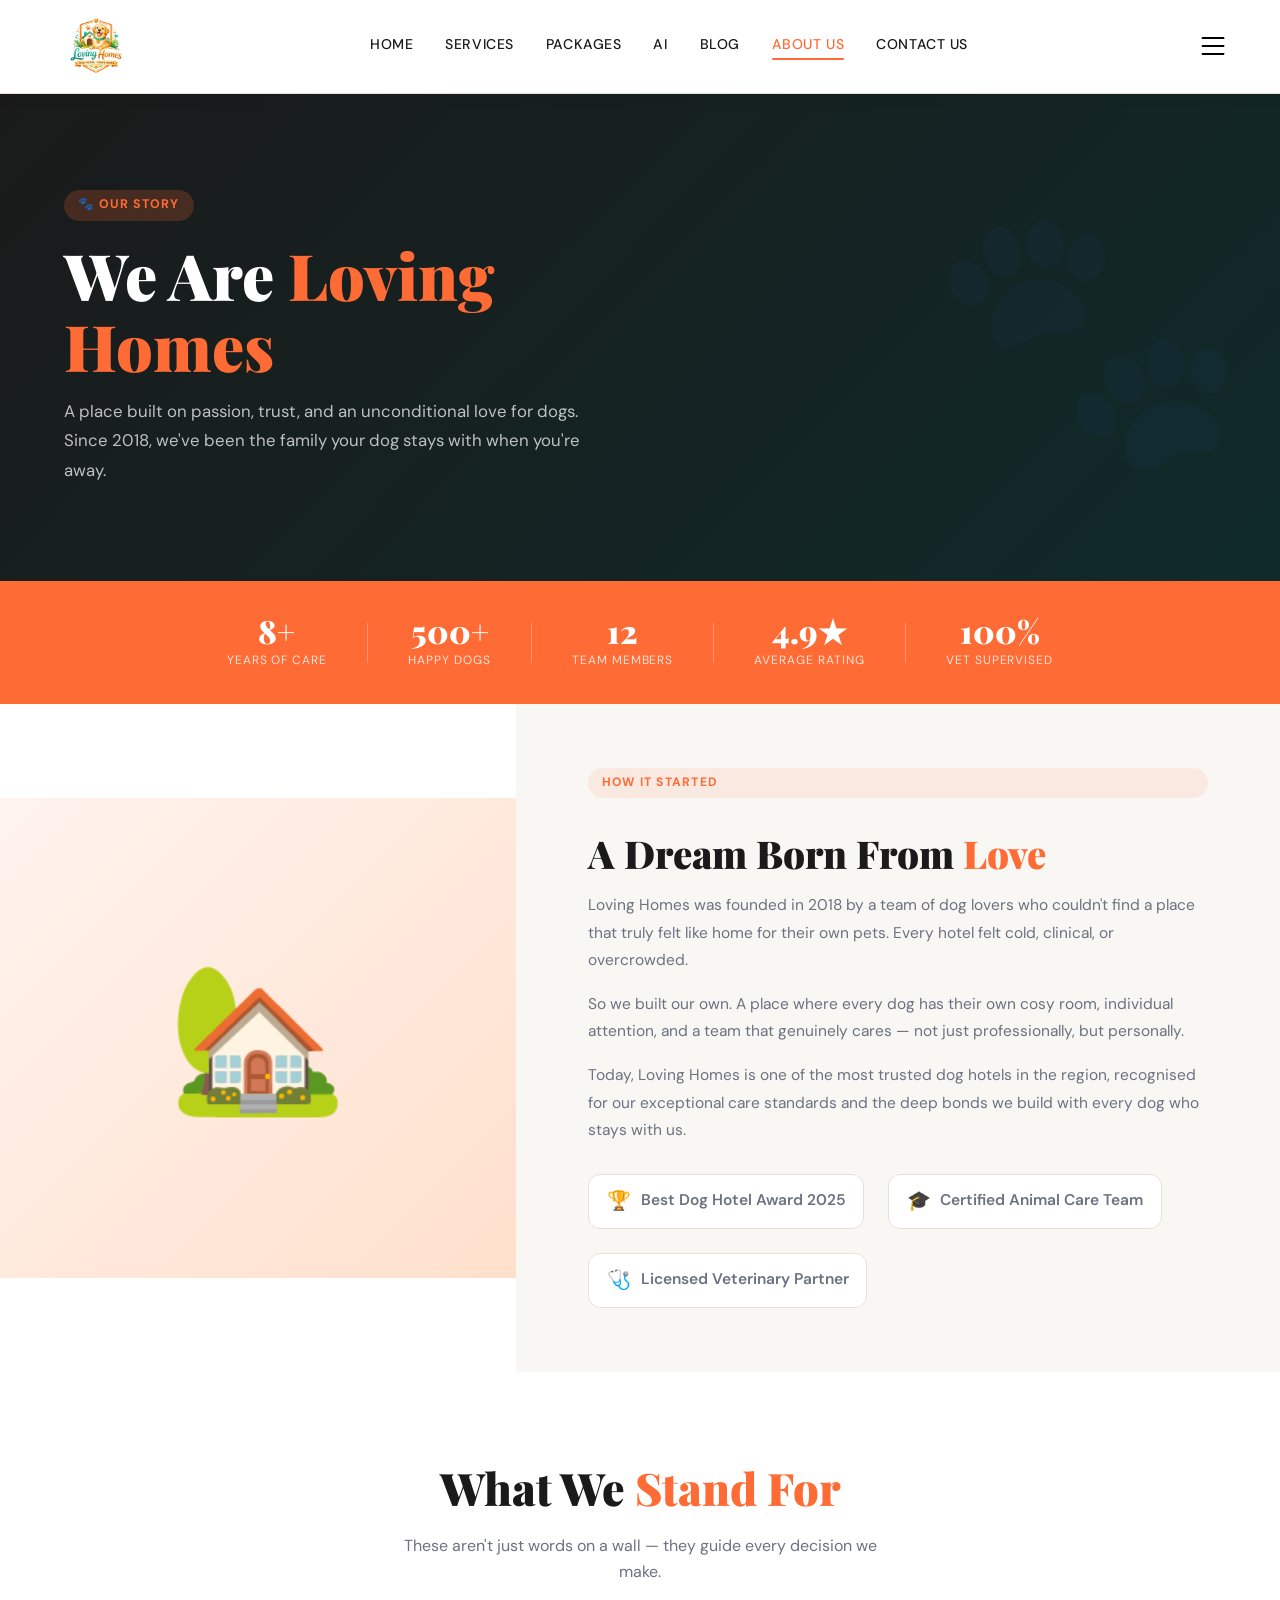
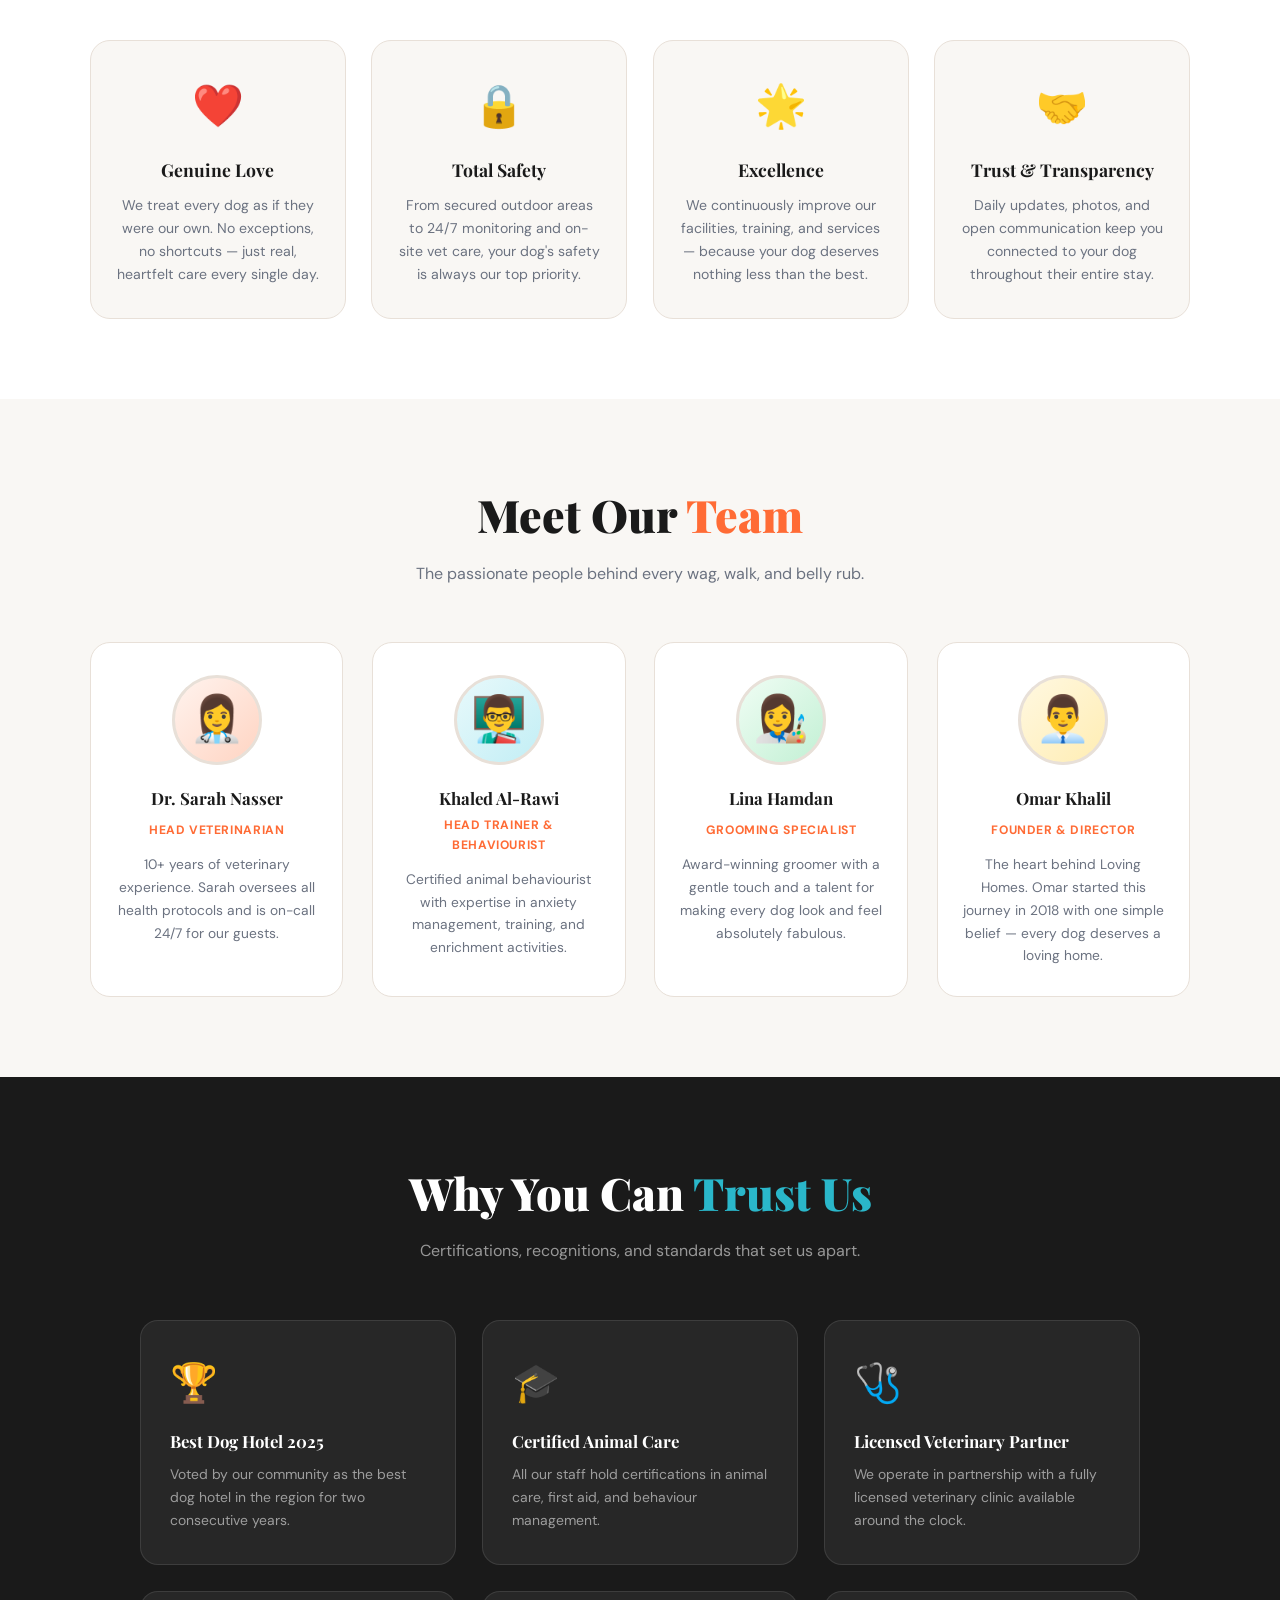
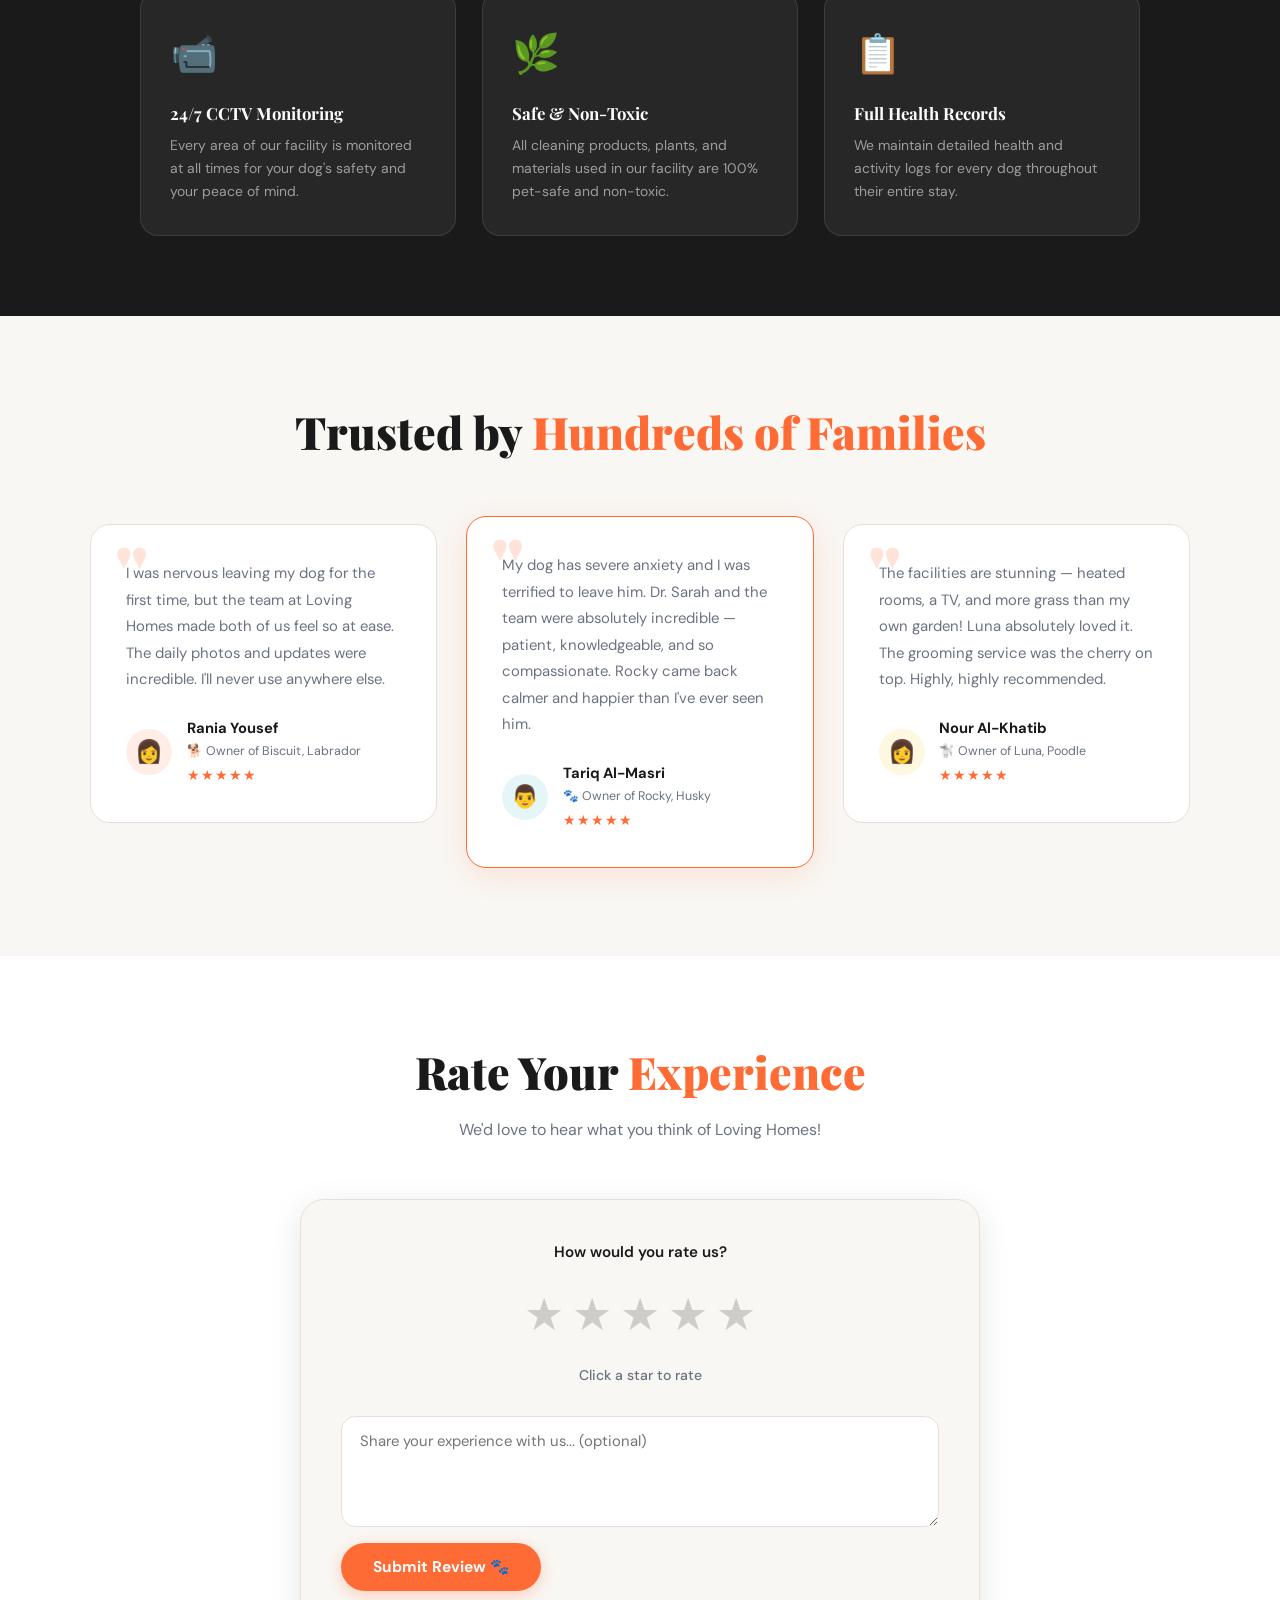
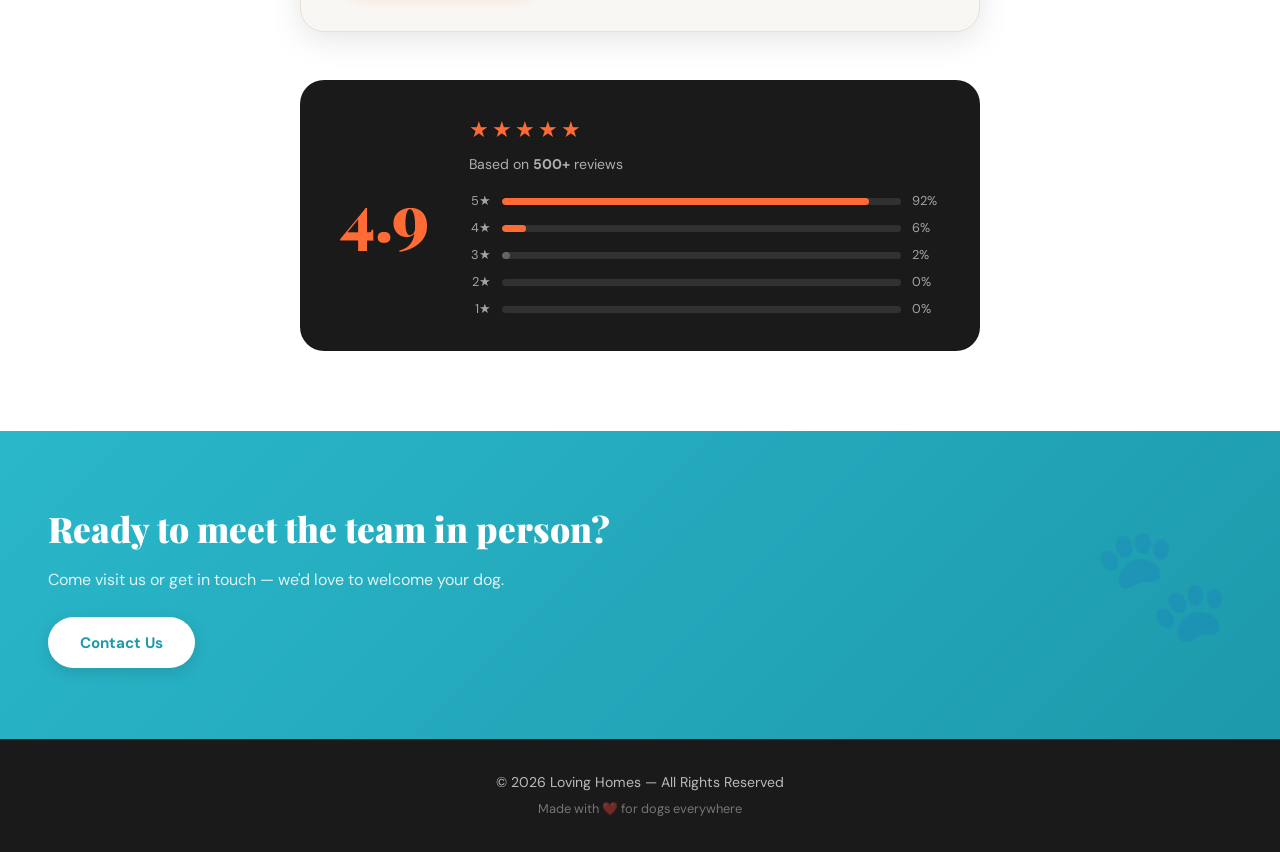
<file: about.html>
<!DOCTYPE html>
<html lang="en">
<head>
    <meta charset="UTF-8">
    <meta name="viewport" content="width=device-width, initial-scale=1.0">
    <title>Loving Homes – About Us</title>
    <link rel="preconnect" href="https://fonts.googleapis.com">
    <link href="https://fonts.googleapis.com/css2?family=Playfair+Display:wght@700;900&family=DM+Sans:wght@300;400;500;600&display=swap" rel="stylesheet">
    <link rel="stylesheet" href="./CSS/about.css">
    <link rel="stylesheet" href="./CSS/darkmode.css">
    <script src="./javascript/darkmode.js"></script>
</head>
<body>

    <!-- ========== HEADER ========== -->
    <header class="navbar" id="navbar">
        <div class="nav-logo">
            <img src="./Images/LOGO.png" alt="Loving Homes Logo">
        </div>
        <nav class="nav-links" id="navLinks">
            <a href="index.html"    data-en="HOME"       data-zh="首页">HOME</a>
            <a href="services.html" data-en="Services"   data-zh="服务">Services</a>
            <a href="packages.html" data-en="Packages"   data-zh="套餐">Packages</a>
            <a href="ai.html"       data-en="AI"         data-zh="AI">AI</a>
            <a href="blog.html"     data-en="Blog"       data-zh="博客">Blog</a>
            <a href="about.html"    data-en="About Us"   data-zh="关于我们" class="active">About Us</a>
            <a href="contact.html"  data-en="Contact Us" data-zh="联系我们">Contact Us</a>
        </nav>
        <a href="settings.html" class="menu-btn" aria-label="Settings">
            <img src="./Images/menu.png" alt="Menu">
        </a>
    </header>

    <!-- ========== HERO ========== -->
    <div class="about-hero">
        <div class="about-hero-content">
            <span class="hero-tag" data-en="🐾 Our Story" data-zh="🐾 我们的故事">🐾 Our Story</span>
            <h1 data-en="We Are <span>Loving Homes</span>" data-zh="我们是 <span>温馨之家</span>">We Are <span>Loving Homes</span></h1>
            <p data-en="A place built on passion, trust, and an unconditional love for dogs. Since 2018, we've been the family your dog stays with when you're away."
               data-zh="这是一个以热情、信任和对狗狗无条件的爱为基础的地方。自2018年以来，我们一直是您外出时狗狗最温暖的家。">A place built on passion, trust, and an unconditional love for dogs. Since 2018, we've been the family your dog stays with when you're away.</p>
        </div>
        <div class="hero-paw">🐾</div>
    </div>

    <!-- ========== STATS BAR ========== -->
    <div class="stats-bar">
        <div class="stat"><span class="stat-num">8+</span><span class="stat-label" data-en="Years of Care" data-zh="年护理经验">Years of Care</span></div>
        <div class="stat-divider"></div>
        <div class="stat"><span class="stat-num">500+</span><span class="stat-label" data-en="Happy Dogs" data-zh="快乐的狗狗">Happy Dogs</span></div>
        <div class="stat-divider"></div>
        <div class="stat"><span class="stat-num">12</span><span class="stat-label" data-en="Team Members" data-zh="团队成员">Team Members</span></div>
        <div class="stat-divider"></div>
        <div class="stat"><span class="stat-num">4.9★</span><span class="stat-label" data-en="Average Rating" data-zh="平均评分">Average Rating</span></div>
        <div class="stat-divider"></div>
        <div class="stat"><span class="stat-num">100%</span><span class="stat-label" data-en="Vet Supervised" data-zh="兽医监督">Vet Supervised</span></div>
    </div>

    <!-- ========== OUR STORY ========== -->
    <section class="story-section">
        <div class="story-img">
            <div class="story-emoji-wrap">🏡</div>
        </div>
        <div class="story-content">
            <span class="section-label" data-en="How It Started" data-zh="我们的起点">How It Started</span>
            <h2 data-en="A Dream Born From <span class='highlight'>Love</span>" data-zh="一个从<span class='highlight'>爱</span>中诞生的梦想">A Dream Born From <span class="highlight">Love</span></h2>
            <p data-en="Loving Homes was founded in 2018 by a team of dog lovers who couldn't find a place that truly felt like home for their own pets. Every hotel felt cold, clinical, or overcrowded."
               data-zh="温馨之家由一群爱狗人士于2018年创立，他们找不到一个真正让宠物感到宾至如归的地方。每家宠物旅馆都感觉冷漠、死板或过于拥挤。">Loving Homes was founded in 2018 by a team of dog lovers who couldn't find a place that truly felt like home for their own pets. Every hotel felt cold, clinical, or overcrowded.</p>
            <p data-en="So we built our own. A place where every dog has their own cosy room, individual attention, and a team that genuinely cares — not just professionally, but personally."
               data-zh="于是我们自己建造了一个。每只狗都有自己舒适的房间、个性化的关注，以及一支真正用心关爱的团队——不只是专业上的，更是发自内心的。">So we built our own. A place where every dog has their own cosy room, individual attention, and a team that genuinely cares — not just professionally, but personally.</p>
            <p data-en="Today, Loving Homes is one of the most trusted dog hotels in the region, recognised for our exceptional care standards and the deep bonds we build with every dog who stays with us."
               data-zh="如今，温馨之家已成为本地区最受信赖的宠物旅馆之一，以卓越的护理标准和与每只入住狗狗建立的深厚情谊而闻名。">Today, Loving Homes is one of the most trusted dog hotels in the region, recognised for our exceptional care standards and the deep bonds we build with every dog who stays with us.</p>
            <div class="story-highlights">
                <div class="highlight-item"><span>🏆</span><p data-en="Best Dog Hotel Award 2025" data-zh="2025年最佳宠物旅馆奖">Best Dog Hotel Award 2025</p></div>
                <div class="highlight-item"><span>🎓</span><p data-en="Certified Animal Care Team" data-zh="认证动物护理团队">Certified Animal Care Team</p></div>
                <div class="highlight-item"><span>🩺</span><p data-en="Licensed Veterinary Partner" data-zh="持牌兽医合作伙伴">Licensed Veterinary Partner</p></div>
            </div>
        </div>
    </section>

    <!-- ========== OUR VALUES ========== -->
    <section class="values-section">
        <div class="section-header">
            <h2 data-en="What We <span class='highlight'>Stand For</span>" data-zh="我们的<span class='highlight'>核心价值</span>">What We <span class="highlight">Stand For</span></h2>
            <p data-en="These aren't just words on a wall — they guide every decision we make."
               data-zh="这不只是墙上的文字——它们指导着我们做出的每一个决定。">These aren't just words on a wall — they guide every decision we make.</p>
        </div>
        <div class="values-grid">
            <div class="value-card">
                <div class="value-icon">❤️</div>
                <h3 data-en="Genuine Love" data-zh="真诚的爱">Genuine Love</h3>
                <p data-en="We treat every dog as if they were our own. No exceptions, no shortcuts — just real, heartfelt care every single day."
                   data-zh="我们把每一只狗都当作自己的宠物来对待。没有例外，没有捷径——每天都是发自内心的真实关爱。">We treat every dog as if they were our own. No exceptions, no shortcuts — just real, heartfelt care every single day.</p>
            </div>
            <div class="value-card">
                <div class="value-icon">🔒</div>
                <h3 data-en="Total Safety" data-zh="全面安全">Total Safety</h3>
                <p data-en="From secured outdoor areas to 24/7 monitoring and on-site vet care, your dog's safety is always our top priority."
                   data-zh="从安全的户外区域到全天候监控和现场兽医护理，您的狗狗的安全始终是我们的首要任务。">From secured outdoor areas to 24/7 monitoring and on-site vet care, your dog's safety is always our top priority.</p>
            </div>
            <div class="value-card">
                <div class="value-icon">🌟</div>
                <h3 data-en="Excellence" data-zh="卓越品质">Excellence</h3>
                <p data-en="We continuously improve our facilities, training, and services — because your dog deserves nothing less than the best."
                   data-zh="我们不断改进设施、培训和服务——因为您的狗狗理应得到最好的一切。">We continuously improve our facilities, training, and services — because your dog deserves nothing less than the best.</p>
            </div>
            <div class="value-card">
                <div class="value-icon">🤝</div>
                <h3 data-en="Trust & Transparency" data-zh="信任与透明">Trust & Transparency</h3>
                <p data-en="Daily updates, photos, and open communication keep you connected to your dog throughout their entire stay."
                   data-zh="每日更新、照片和开放沟通让您在整个住宿期间与您的狗狗保持联系。">Daily updates, photos, and open communication keep you connected to your dog throughout their entire stay.</p>
            </div>
        </div>
    </section>

    <!-- ========== TEAM ========== -->
    <section class="team-section">
        <div class="section-header">
            <h2 data-en="Meet Our <span class='highlight'>Team</span>" data-zh="认识我们的<span class='highlight'>团队</span>">Meet Our <span class="highlight">Team</span></h2>
            <p data-en="The passionate people behind every wag, walk, and belly rub."
               data-zh="每一次摇尾、散步和摸肚皮背后充满热情的人们。">The passionate people behind every wag, walk, and belly rub.</p>
        </div>
        <div class="team-grid">
            <div class="team-card">
                <div class="team-avatar" style="background:linear-gradient(135deg,#fff3ee,#ffd4c2)">👩‍⚕️</div>
                <h3>Dr. Sarah Nasser</h3>
                <span class="team-role" data-en="Head Veterinarian" data-zh="首席兽医">Head Veterinarian</span>
                <p data-en="10+ years of veterinary experience. Sarah oversees all health protocols and is on-call 24/7 for our guests."
                   data-zh="拥有10年以上兽医经验。Sarah负责监督所有健康规程，并全天候为我们的客人待命。">10+ years of veterinary experience. Sarah oversees all health protocols and is on-call 24/7 for our guests.</p>
            </div>
            <div class="team-card">
                <div class="team-avatar" style="background:linear-gradient(135deg,#e8f9fb,#c2eef5)">👨‍🏫</div>
                <h3>Khaled Al-Rawi</h3>
                <span class="team-role" data-en="Head Trainer & Behaviourist" data-zh="首席训练师及行为专家">Head Trainer & Behaviourist</span>
                <p data-en="Certified animal behaviourist with expertise in anxiety management, training, and enrichment activities."
                   data-zh="认证动物行为专家，擅长焦虑管理、训练和丰富化活动。">Certified animal behaviourist with expertise in anxiety management, training, and enrichment activities.</p>
            </div>
            <div class="team-card">
                <div class="team-avatar" style="background:linear-gradient(135deg,#f0fdf4,#c2f0d4)">👩‍🎨</div>
                <h3>Lina Hamdan</h3>
                <span class="team-role" data-en="Grooming Specialist" data-zh="美容专家">Grooming Specialist</span>
                <p data-en="Award-winning groomer with a gentle touch and a talent for making every dog look and feel absolutely fabulous."
                   data-zh="屡获殊荣的美容师，手法温柔，擅长让每只狗狗看起来和感觉都美极了。">Award-winning groomer with a gentle touch and a talent for making every dog look and feel absolutely fabulous.</p>
            </div>
            <div class="team-card">
                <div class="team-avatar" style="background:linear-gradient(135deg,#fff8e1,#ffedb3)">👨‍💼</div>
                <h3>Omar Khalil</h3>
                <span class="team-role" data-en="Founder & Director" data-zh="创始人兼总监">Founder & Director</span>
                <p data-en="The heart behind Loving Homes. Omar started this journey in 2018 with one simple belief — every dog deserves a loving home."
                   data-zh="温馨之家背后的灵魂人物。Omar于2018年怀揣一个简单的信念开始了这段旅程——每只狗都值得拥有一个充满爱的家。">The heart behind Loving Homes. Omar started this journey in 2018 with one simple belief — every dog deserves a loving home.</p>
            </div>
        </div>
    </section>

    <!-- ========== TRUST BADGES ========== -->
    <section class="trust-section">
        <div class="section-header">
            <h2 data-en="Why You Can <span class='highlight-teal'>Trust Us</span>" data-zh="为什么您可以<span class='highlight-teal'>信任我们</span>">Why You Can <span class="highlight-teal">Trust Us</span></h2>
            <p data-en="Certifications, recognitions, and standards that set us apart."
               data-zh="使我们与众不同的认证、荣誉和标准。">Certifications, recognitions, and standards that set us apart.</p>
        </div>
        <div class="trust-grid">
            <div class="trust-card">
                <div class="trust-icon">🏆</div>
                <h3 data-en="Best Dog Hotel 2025" data-zh="2025年最佳宠物旅馆">Best Dog Hotel 2025</h3>
                <p data-en="Voted by our community as the best dog hotel in the region for two consecutive years."
                   data-zh="连续两年被社区评选为本地区最佳宠物旅馆。">Voted by our community as the best dog hotel in the region for two consecutive years.</p>
            </div>
            <div class="trust-card">
                <div class="trust-icon">🎓</div>
                <h3 data-en="Certified Animal Care" data-zh="认证动物护理">Certified Animal Care</h3>
                <p data-en="All our staff hold certifications in animal care, first aid, and behaviour management."
                   data-zh="我们所有员工均持有动物护理、急救和行为管理认证。">All our staff hold certifications in animal care, first aid, and behaviour management.</p>
            </div>
            <div class="trust-card">
                <div class="trust-icon">🩺</div>
                <h3 data-en="Licensed Veterinary Partner" data-zh="持牌兽医合作伙伴">Licensed Veterinary Partner</h3>
                <p data-en="We operate in partnership with a fully licensed veterinary clinic available around the clock."
                   data-zh="我们与一家全天候提供服务的持牌兽医诊所合作运营。">We operate in partnership with a fully licensed veterinary clinic available around the clock.</p>
            </div>
            <div class="trust-card">
                <div class="trust-icon">📹</div>
                <h3 data-en="24/7 CCTV Monitoring" data-zh="全天候闭路电视监控">24/7 CCTV Monitoring</h3>
                <p data-en="Every area of our facility is monitored at all times for your dog's safety and your peace of mind."
                   data-zh="我们设施的每个区域都随时受到监控，确保您的狗狗安全，让您安心。">Every area of our facility is monitored at all times for your dog's safety and your peace of mind.</p>
            </div>
            <div class="trust-card">
                <div class="trust-icon">🌿</div>
                <h3 data-en="Safe & Non-Toxic" data-zh="安全无毒">Safe & Non-Toxic</h3>
                <p data-en="All cleaning products, plants, and materials used in our facility are 100% pet-safe and non-toxic."
                   data-zh="我们设施中使用的所有清洁产品、植物和材料均100%对宠物安全且无毒。">All cleaning products, plants, and materials used in our facility are 100% pet-safe and non-toxic.</p>
            </div>
            <div class="trust-card">
                <div class="trust-icon">📋</div>
                <h3 data-en="Full Health Records" data-zh="完整健康记录">Full Health Records</h3>
                <p data-en="We maintain detailed health and activity logs for every dog throughout their entire stay."
                   data-zh="我们为每只狗在整个住宿期间保存详细的健康和活动记录。">We maintain detailed health and activity logs for every dog throughout their entire stay.</p>
            </div>
        </div>
    </section>

    <!-- ========== TESTIMONIALS ========== -->
    <section class="testimonials-section">
        <div class="section-header">
            <h2 data-en="Trusted by <span class='highlight'>Hundreds of Families</span>"
                data-zh="深受<span class='highlight'>数百个家庭</span>信赖">Trusted by <span class="highlight">Hundreds of Families</span></h2>
        </div>
        <div class="testimonials-grid">
            <div class="testimonial-card">
                <div class="quote-mark">"</div>
                <p data-en="I was nervous leaving my dog for the first time, but the team at Loving Homes made both of us feel so at ease. The daily photos and updates were incredible. I'll never use anywhere else."
                   data-zh="第一次把狗狗寄养，我非常紧张，但温馨之家的团队让我们都感到非常放松。每日的照片和更新真的太棒了。我再也不会选择其他地方了。">I was nervous leaving my dog for the first time, but the team at Loving Homes made both of us feel so at ease. The daily photos and updates were incredible. I'll never use anywhere else.</p>
                <div class="testimonial-author">
                    <div class="author-avatar a1">👩</div>
                    <div>
                        <div class="author-name">Rania Yousef</div>
                        <div class="author-dog">🐕 <span data-en="Owner of Biscuit, Labrador" data-zh="比斯基特的主人，拉布拉多">Owner of Biscuit, Labrador</span></div>
                        <div class="stars">★★★★★</div>
                    </div>
                </div>
            </div>
            <div class="testimonial-card featured-testimonial">
                <div class="quote-mark">"</div>
                <p data-en="My dog has severe anxiety and I was terrified to leave him. Dr. Sarah and the team were absolutely incredible — patient, knowledgeable, and so compassionate. Rocky came back calmer and happier than I've ever seen him."
                   data-zh="我的狗有严重的焦虑症，我非常害怕把他留下来。Sarah博士和团队真的太棒了——耐心、博学且富有同情心。Rocky回来时比我见过的任何时候都更平静、更快乐。">My dog has severe anxiety and I was terrified to leave him. Dr. Sarah and the team were absolutely incredible — patient, knowledgeable, and so compassionate. Rocky came back calmer and happier than I've ever seen him.</p>
                <div class="testimonial-author">
                    <div class="author-avatar a2">👨</div>
                    <div>
                        <div class="author-name">Tariq Al-Masri</div>
                        <div class="author-dog">🐾 <span data-en="Owner of Rocky, Husky" data-zh="洛基的主人，哈士奇">Owner of Rocky, Husky</span></div>
                        <div class="stars">★★★★★</div>
                    </div>
                </div>
            </div>
            <div class="testimonial-card">
                <div class="quote-mark">"</div>
                <p data-en="The facilities are stunning — heated rooms, a TV, and more grass than my own garden! Luna absolutely loved it. The grooming service was the cherry on top. Highly, highly recommended."
                   data-zh="设施令人惊叹——有暖气的房间、电视，还有比我自家花园更多的草地！Luna非常喜欢。美容服务更是锦上添花。强烈推荐。">The facilities are stunning — heated rooms, a TV, and more grass than my own garden! Luna absolutely loved it. The grooming service was the cherry on top. Highly, highly recommended.</p>
                <div class="testimonial-author">
                    <div class="author-avatar a3">👩</div>
                    <div>
                        <div class="author-name">Nour Al-Khatib</div>
                        <div class="author-dog">🐩 <span data-en="Owner of Luna, Poodle" data-zh="露娜的主人，贵宾犬">Owner of Luna, Poodle</span></div>
                        <div class="stars">★★★★★</div>
                    </div>
                </div>
            </div>
        </div>
    </section>

    <!-- ========== RATING SECTION ========== -->
    <section class="rating-section">
        <div class="section-header">
            <h2 data-en="Rate Your <span class='highlight'>Experience</span>" data-zh="为您的<span class='highlight'>体验</span>评分">Rate Your <span class="highlight">Experience</span></h2>
            <p data-en="We'd love to hear what you think of Loving Homes!" data-zh="我们很想听听您对温馨之家的看法！">We'd love to hear what you think of Loving Homes!</p>
        </div>
        <div class="rating-card">
            <div class="rating-stars-wrap">
                <p class="rating-prompt" data-en="How would you rate us?" data-zh="您如何评价我们？">How would you rate us?</p>
                <div class="stars-input" id="starsInput">
                    <span class="star" data-val="1">★</span>
                    <span class="star" data-val="2">★</span>
                    <span class="star" data-val="3">★</span>
                    <span class="star" data-val="4">★</span>
                    <span class="star" data-val="5">★</span>
                </div>
                <p class="rating-label" id="ratingLabel" data-en="Click a star to rate" data-zh="点击星星评分">Click a star to rate</p>
            </div>
            <div class="rating-form" id="ratingForm">
                <textarea id="ratingComment"
                    data-en-placeholder="Share your experience with us... (optional)"
                    data-zh-placeholder="分享您的体验...（可选）"
                    placeholder="Share your experience with us... (optional)" rows="4"></textarea>
                <button class="btn-rate" onclick="submitRating()" data-en="Submit Review 🐾" data-zh="提交评价 🐾">Submit Review 🐾</button>
            </div>
            <div class="rating-success" id="ratingSuccess">
                <div class="rating-success-icon">🎉</div>
                <h3 data-en="Thank You for Your Review!" data-zh="感谢您的评价！">Thank You for Your Review!</h3>
                <p data-en="Your feedback means the world to us and helps us keep improving." data-zh="您的反馈对我们意义重大，帮助我们不断进步。">Your feedback means the world to us and helps us keep improving.</p>
                <div class="submitted-stars" id="submittedStars"></div>
            </div>
        </div>
        <div class="overall-rating">
            <div class="overall-score">4.9</div>
            <div class="overall-info">
                <div class="overall-stars">★★★★★</div>
                <p data-en="Based on <strong>500+</strong> reviews" data-zh="基于 <strong>500+</strong> 条评价">Based on <strong>500+</strong> reviews</p>
                <div class="rating-bars">
                    <div class="rating-bar-row"><span>5★</span><div class="bar-wrap"><div class="bar-fill" style="width:92%"></div></div><span>92%</span></div>
                    <div class="rating-bar-row"><span>4★</span><div class="bar-wrap"><div class="bar-fill" style="width:6%"></div></div><span>6%</span></div>
                    <div class="rating-bar-row"><span>3★</span><div class="bar-wrap"><div class="bar-fill bar-low" style="width:2%"></div></div><span>2%</span></div>
                    <div class="rating-bar-row"><span>2★</span><div class="bar-wrap"><div class="bar-fill bar-low" style="width:0%"></div></div><span>0%</span></div>
                    <div class="rating-bar-row"><span>1★</span><div class="bar-wrap"><div class="bar-fill bar-low" style="width:0%"></div></div><span>0%</span></div>
                </div>
            </div>
        </div>
    </section>

    <!-- ========== CTA ========== -->
    <section class="cta-strip">
        <div class="cta-content">
            <h2 data-en="Ready to meet the team in person?" data-zh="准备好亲自认识我们的团队了吗？">Ready to meet the team in person?</h2>
            <p data-en="Come visit us or get in touch — we'd love to welcome your dog." data-zh="来拜访我们或联系我们——我们很乐意欢迎您的狗狗。">Come visit us or get in touch — we'd love to welcome your dog.</p>
            <a href="contact.html" class="btn-primary" data-en="Contact Us" data-zh="联系我们">Contact Us</a>
        </div>
        <div class="cta-paw">🐾</div>
    </section>

    <!-- ========== FOOTER ========== -->
    <footer class="footer">
        <p data-en="© 2026 Loving Homes — All Rights Reserved" data-zh="© 2026 温馨之家 — 版权所有">© 2026 Loving Homes — All Rights Reserved</p>
        <p class="footer-sub" data-en="Made with ❤️ for dogs everywhere" data-zh="用 ❤️ 为世界各地的狗狗而制作">Made with ❤️ for dogs everywhere</p>
    </footer>

    <script src="./javascript/translate.js"></script>
    <script src="./javascript/about.js"></script>
</body>
</html>
</file>
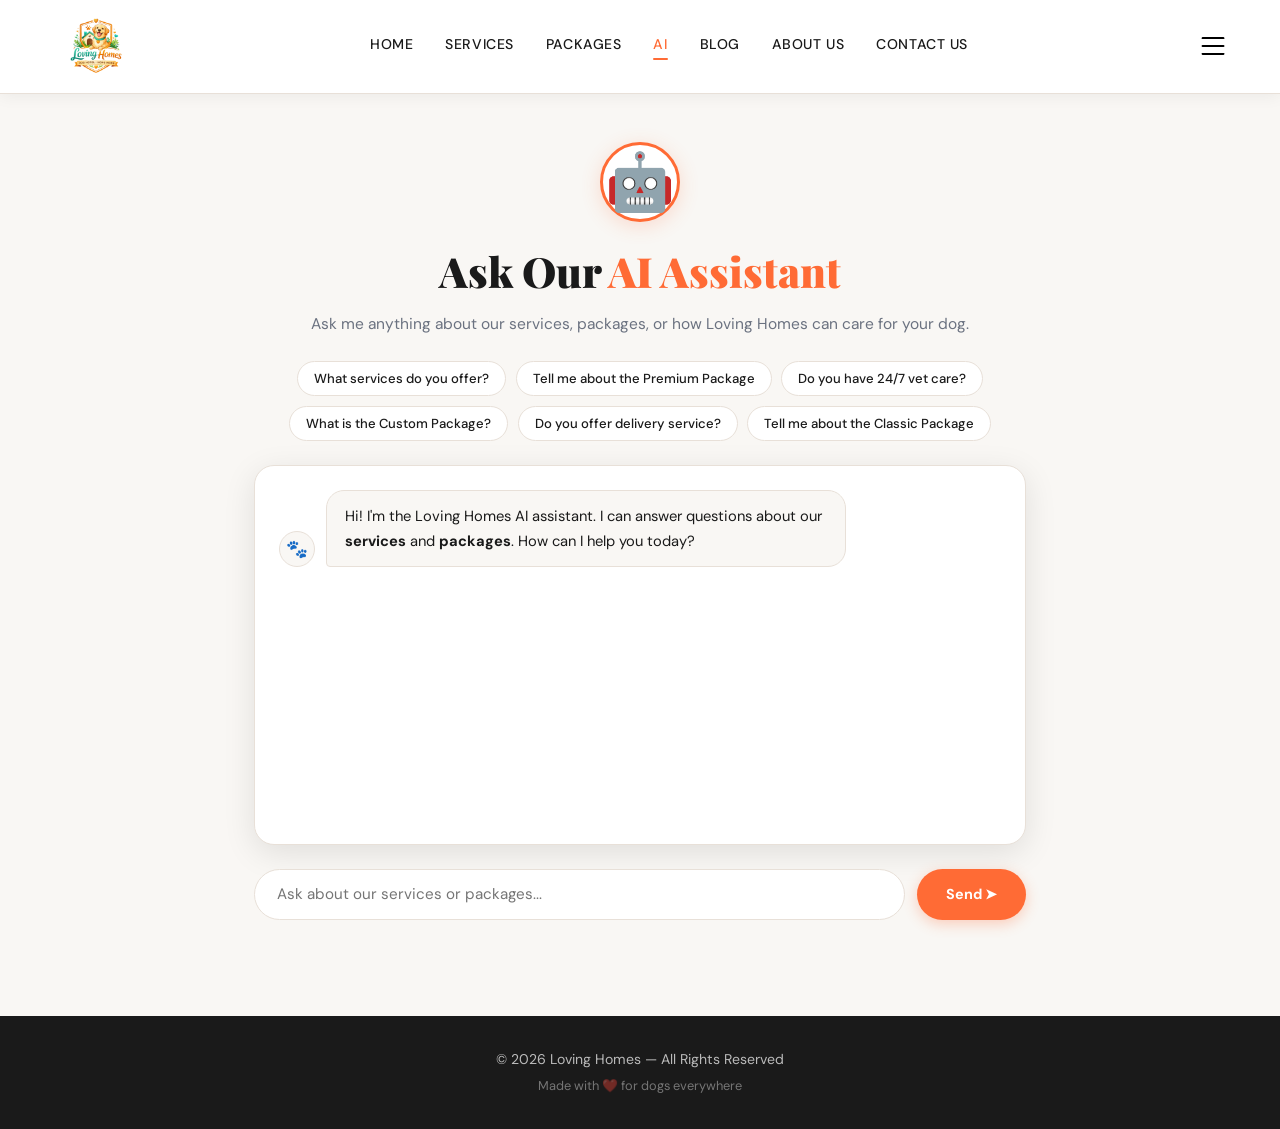
<file: ai.html>
<!DOCTYPE html>
<html lang="en">
<head>
    <meta charset="UTF-8">
    <meta name="viewport" content="width=device-width, initial-scale=1.0">
    <title>Loving Homes – AI Assistant</title>
    <link rel="preconnect" href="https://fonts.googleapis.com">
    <link href="https://fonts.googleapis.com/css2?family=Playfair+Display:wght@700;900&family=DM+Sans:wght@300;400;500;600&display=swap" rel="stylesheet">
    <link rel="stylesheet" href="./CSS/ai.css">
    <link rel="stylesheet" href="./CSS/darkmode.css">
    <script src="./javascript/darkmode.js"></script>
</head>
<body>

    <!-- ========== HEADER ========== -->
    <header class="navbar" id="navbar">
        <div class="nav-logo">
            <img src="./Images/LOGO.png" alt="Loving Homes Logo">
        </div>
        <nav class="nav-links" id="navLinks">
            <a href="index.html">HOME</a>
            <a href="services.html">Services</a>
            <a href="packages.html">Packages</a>
            <a href="ai.html" class="active">AI</a>
            <a href="blog.html">Blog</a>
            <a href="about.html">About Us</a>
            <a href="contact.html">Contact Us</a>
        </nav>
        <a href="settings.html" class="menu-btn" aria-label="Settings">
    <img src="./Images/menu.png" alt="Menu">
</a>
    </header>

    <!-- ========== AI PAGE ========== -->
    <section class="ai-section">
        <div class="ai-header">
            <div class="ai-avatar">🤖</div>
            <h1>Ask Our <span>AI Assistant</span></h1>
            <p>Ask me anything about our services, packages, or how Loving Homes can care for your dog.</p>
        </div>

        <!-- Suggested questions -->
        <div class="suggestions">
            <button class="suggestion-btn" onclick="askSuggestion(this)">What services do you offer?</button>
            <button class="suggestion-btn" onclick="askSuggestion(this)">Tell me about the Premium Package</button>
            <button class="suggestion-btn" onclick="askSuggestion(this)">Do you have 24/7 vet care?</button>
            <button class="suggestion-btn" onclick="askSuggestion(this)">What is the Custom Package?</button>
            <button class="suggestion-btn" onclick="askSuggestion(this)">Do you offer delivery service?</button>
            <button class="suggestion-btn" onclick="askSuggestion(this)">Tell me about the Classic Package</button>
        </div>

        <!-- Chat window -->
        <div class="chat-window" id="chatWindow">
            <div class="message bot">
                <div class="msg-avatar">🐾</div>
                <div class="msg-bubble">
                    Hi! I'm the Loving Homes AI assistant. I can answer questions about our <strong>services</strong> and <strong>packages</strong>. How can I help you today?
                </div>
            </div>
        </div>

        <!-- Input -->
        <div class="chat-input-wrap">
            <input
                type="text"
                id="chatInput"
                class="chat-input"
                placeholder="Ask about our services or packages..."
                autocomplete="off"
                maxlength="200"
            >
            <button class="send-btn" id="sendBtn" onclick="sendMessage()">Send ➤</button>
        </div>
    </section>

    <!-- ========== FOOTER ========== -->
    <footer class="footer">
        <p>© 2026 Loving Homes — All Rights Reserved</p>
        <p class="footer-sub">Made with ❤️ for dogs everywhere</p>
    </footer>

    <script src="./javascript/ai.js"></script>
</body>
</html>
</file>
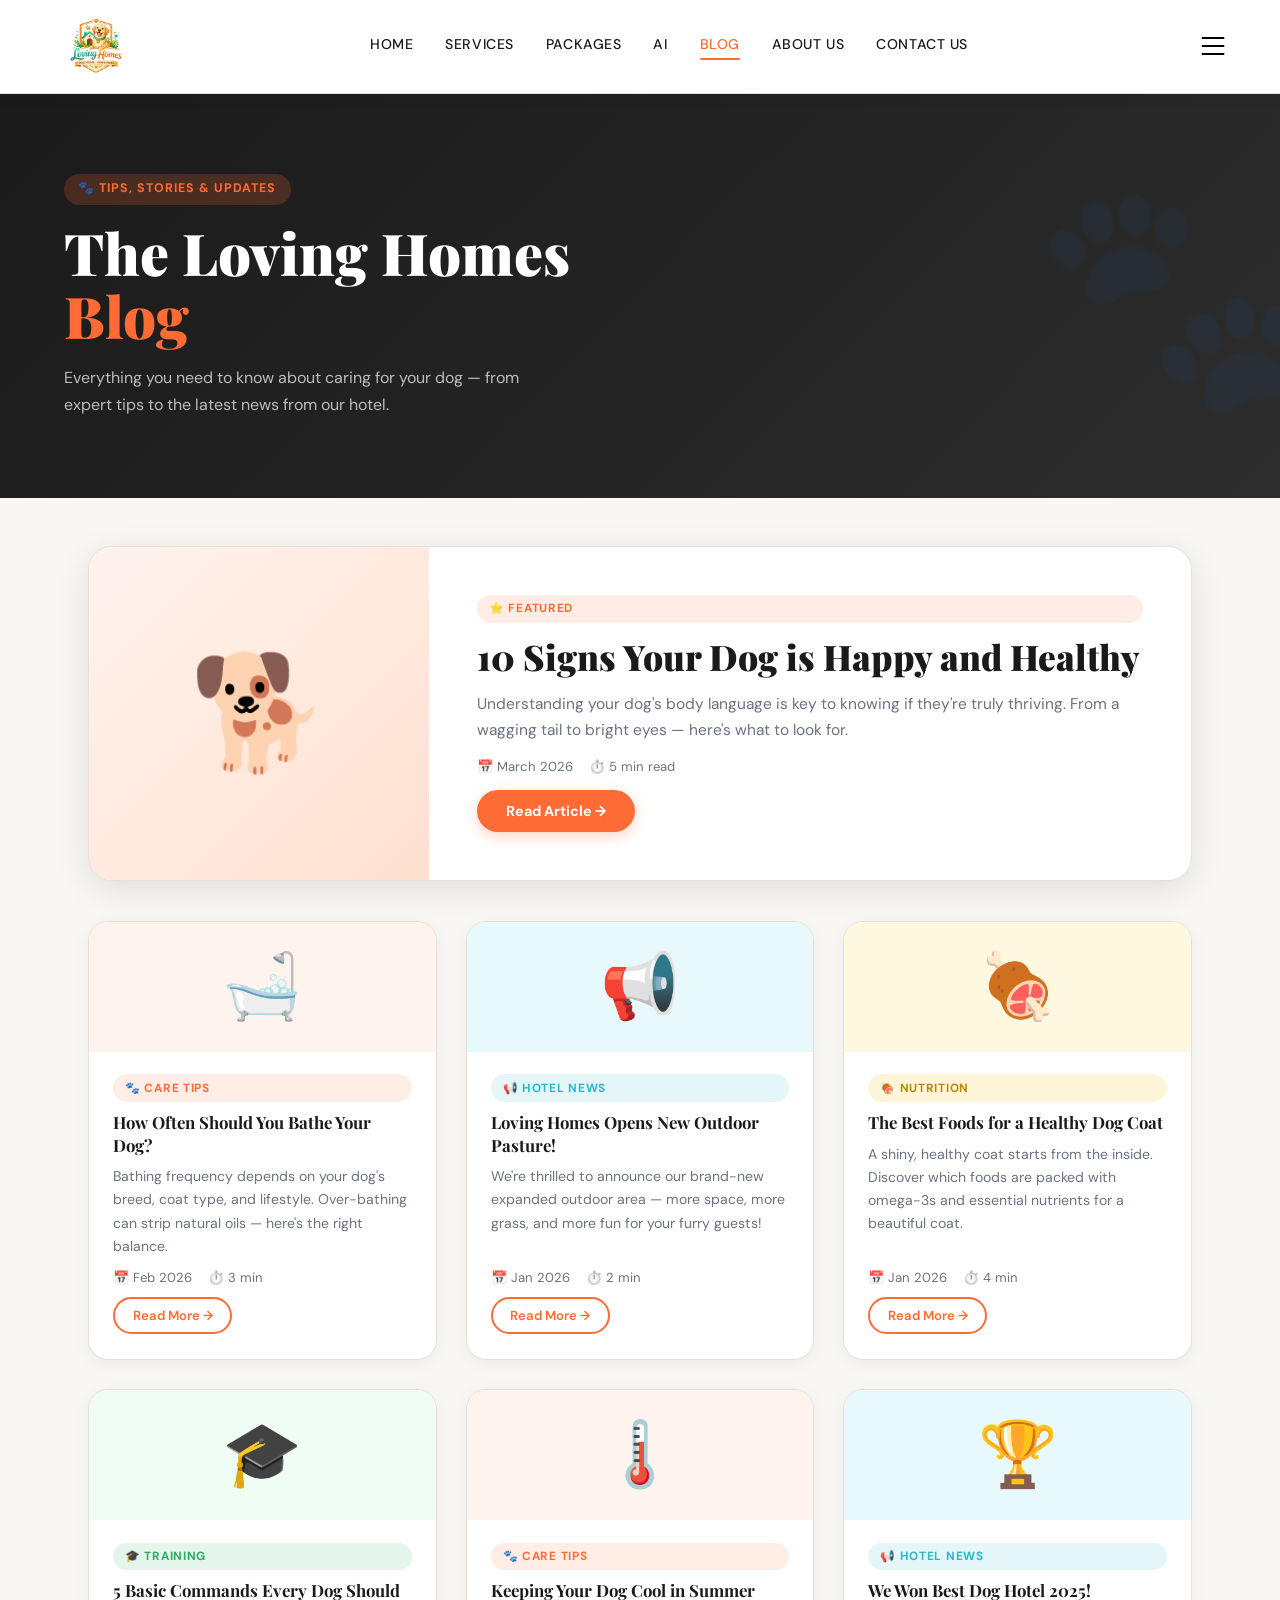
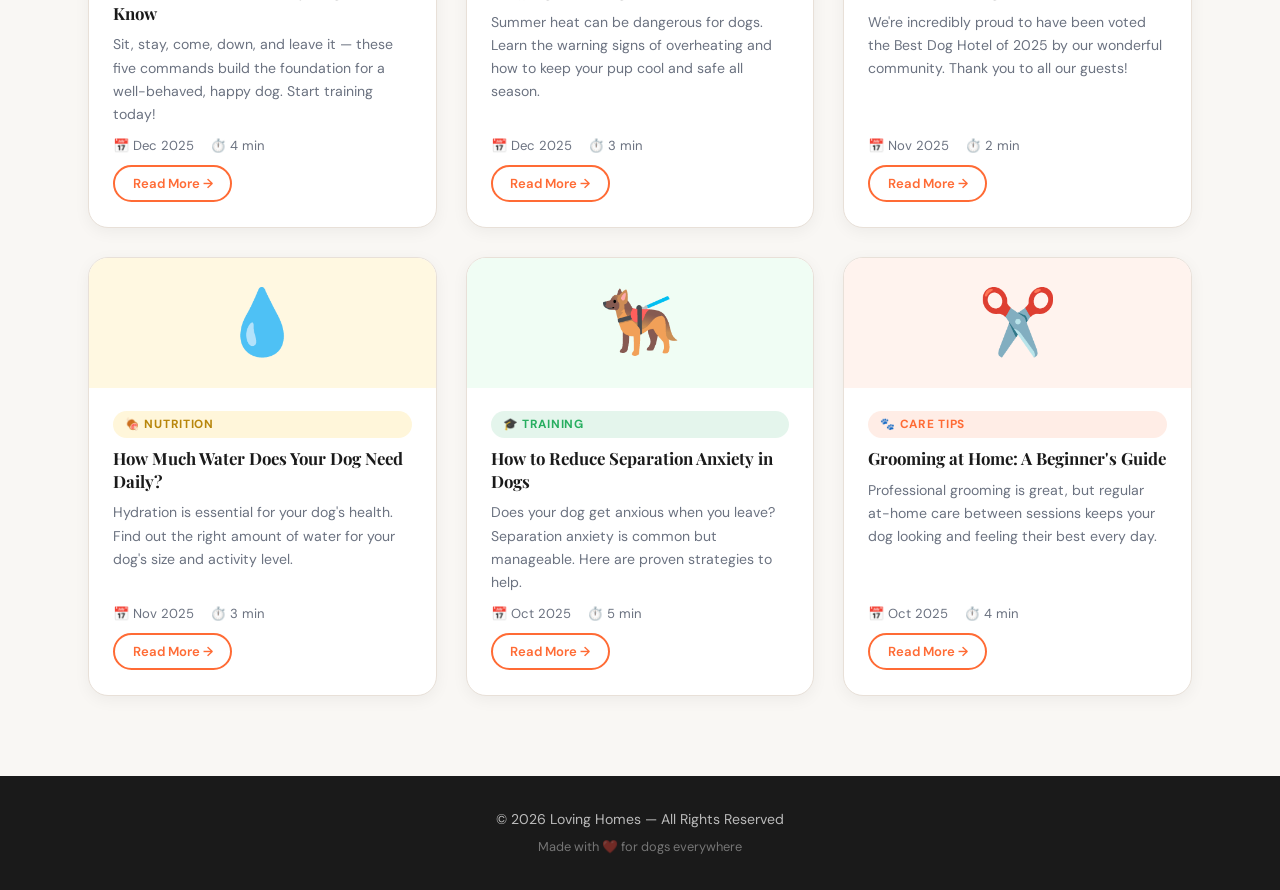
<file: blog.html>
<!DOCTYPE html>
<html lang="en">
<head>
    <meta charset="UTF-8">
    <meta name="viewport" content="width=device-width, initial-scale=1.0">
    <title>Loving Homes – Blog</title>
    <link rel="preconnect" href="https://fonts.googleapis.com">
    <link href="https://fonts.googleapis.com/css2?family=Playfair+Display:wght@700;900&family=DM+Sans:wght@300;400;500;600&display=swap" rel="stylesheet">
    <link rel="stylesheet" href="./CSS/blog.css">
    <link rel="stylesheet" href="./CSS/darkmode.css">
    <script src="./javascript/darkmode.js"></script>
</head>
<body>

    <header class="navbar" id="navbar">
        <div class="nav-logo">
            <img src="./Images/LOGO.png" alt="Loving Homes Logo">
        </div>
        <nav class="nav-links" id="navLinks">
            <a href="index.html"    data-en="HOME"       data-zh="首页">HOME</a>
            <a href="services.html" data-en="Services"   data-zh="服务">Services</a>
            <a href="packages.html" data-en="Packages"   data-zh="套餐">Packages</a>
            <a href="ai.html"       data-en="AI"         data-zh="AI">AI</a>
            <a href="blog.html"     data-en="Blog"       data-zh="博客" class="active">Blog</a>
            <a href="about.html"    data-en="About Us"   data-zh="关于我们">About Us</a>
            <a href="contact.html"  data-en="Contact Us" data-zh="联系我们">Contact Us</a>
        </nav>
        <a href="settings.html" class="menu-btn" aria-label="Settings">
            <img src="./Images/menu.png" alt="Menu">
        </a>
    </header>

    <!-- HERO -->
    <div class="blog-hero">
        <div class="blog-hero-content">
            <span class="hero-tag" data-en="🐾 Tips, Stories & Updates" data-zh="🐾 技巧、故事与资讯">🐾 Tips, Stories & Updates</span>
            <h1 data-en="The Loving Homes <span>Blog</span>" data-zh="温馨之家<span>博客</span>">The Loving Homes <span>Blog</span></h1>
            <p data-en="Everything you need to know about caring for your dog — from expert tips to the latest news from our hotel."
               data-zh="关于狗狗护理您需要知道的一切——从专家建议到我们旅馆的最新动态。">Everything you need to know about caring for your dog — from expert tips to the latest news from our hotel.</p>
        </div>
        <div class="paw-bg">🐾</div>
    </div>

    <!-- FEATURED POST -->
    <section class="featured-section">
        <div class="featured-card" id="featuredCard">
            <div class="featured-img">
                <div class="featured-emoji">🐕</div>
            </div>
            <div class="featured-content">
                <span class="post-tag orange" data-en="⭐ Featured" data-zh="⭐ 精选">⭐ Featured</span>
                <h2 data-en="10 Signs Your Dog is Happy and Healthy"
                    data-zh="10个迹象表明您的狗狗快乐又健康">10 Signs Your Dog is Happy and Healthy</h2>
                <p data-en="Understanding your dog's body language is key to knowing if they're truly thriving. From a wagging tail to bright eyes — here's what to look for."
                   data-zh="了解您的狗狗的肢体语言是判断它是否真正健康的关键。从摇摆的尾巴到明亮的眼睛——这里是您需要关注的信号。">Understanding your dog's body language is key to knowing if they're truly thriving. From a wagging tail to bright eyes — here's what to look for.</p>
                <div class="post-meta">
                    <span>📅 March 2026</span>
                    <span>⏱️ <span data-en="5 min read" data-zh="5分钟阅读">5 min read</span></span>
                </div>
                <button class="btn-read" onclick="openPost('featured')"
                        data-en="Read Article →" data-zh="阅读文章 →">Read Article →</button>
            </div>
        </div>
    </section>

    <section class="blog-section">
        <div class="posts-grid" id="postsGrid">

            <!-- Post 1 -->
            <div class="post-card" data-cat="tips">
                <div class="post-emoji-wrap" style="background:#fff3ee">🛁</div>
                <div class="post-body">
                    <span class="post-tag orange" data-en="🐾 Care Tips" data-zh="🐾 护理技巧">🐾 Care Tips</span>
                    <h3 data-en="How Often Should You Bathe Your Dog?"
                        data-zh="您应该多久给狗狗洗一次澡？">How Often Should You Bathe Your Dog?</h3>
                    <p data-en="Bathing frequency depends on your dog's breed, coat type, and lifestyle. Over-bathing can strip natural oils — here's the right balance."
                       data-zh="洗澡频率取决于您的狗狗的品种、毛发类型和生活习惯。过度洗澡会破坏天然油脂——以下是正确的平衡方法。">Bathing frequency depends on your dog's breed, coat type, and lifestyle. Over-bathing can strip natural oils — here's the right balance.</p>
                    <div class="post-meta"><span>📅 Feb 2026</span><span>⏱️ <span data-en="3 min" data-zh="3分钟">3 min</span></span></div>
                    <button class="btn-read-sm" onclick="openPost('bathe')"
                            data-en="Read More →" data-zh="阅读更多 →">Read More →</button>
                </div>
            </div>

            <!-- Post 2 -->
            <div class="post-card" data-cat="news">
                <div class="post-emoji-wrap" style="background:#e8f9fb">📢</div>
                <div class="post-body">
                    <span class="post-tag teal" data-en="📢 Hotel News" data-zh="📢 旅馆动态">📢 Hotel News</span>
                    <h3 data-en="Loving Homes Opens New Outdoor Pasture!"
                        data-zh="温馨之家开放全新户外草地！">Loving Homes Opens New Outdoor Pasture!</h3>
                    <p data-en="We're thrilled to announce our brand-new expanded outdoor area — more space, more grass, and more fun for your furry guests!"
                       data-zh="我们很高兴宣布全新扩建的户外区域——更多空间、更多草地，为您的毛茸茸的客人提供更多乐趣！">We're thrilled to announce our brand-new expanded outdoor area — more space, more grass, and more fun for your furry guests!</p>
                    <div class="post-meta"><span>📅 Jan 2026</span><span>⏱️ <span data-en="2 min" data-zh="2分钟">2 min</span></span></div>
                    <button class="btn-read-sm" onclick="openPost('pasture')"
                            data-en="Read More →" data-zh="阅读更多 →">Read More →</button>
                </div>
            </div>

            <!-- Post 3 -->
            <div class="post-card" data-cat="nutrition">
                <div class="post-emoji-wrap" style="background:#fff8e1">🍖</div>
                <div class="post-body">
                    <span class="post-tag yellow" data-en="🍖 Nutrition" data-zh="🍖 营养">🍖 Nutrition</span>
                    <h3 data-en="The Best Foods for a Healthy Dog Coat"
                        data-zh="让狗狗毛发亮丽的最佳食物">The Best Foods for a Healthy Dog Coat</h3>
                    <p data-en="A shiny, healthy coat starts from the inside. Discover which foods are packed with omega-3s and essential nutrients for a beautiful coat."
                       data-zh="光亮健康的毛发从内而外开始。了解哪些食物富含欧米伽-3和必需营养素，让毛发更美丽。">A shiny, healthy coat starts from the inside. Discover which foods are packed with omega-3s and essential nutrients for a beautiful coat.</p>
                    <div class="post-meta"><span>📅 Jan 2026</span><span>⏱️ <span data-en="4 min" data-zh="4分钟">4 min</span></span></div>
                    <button class="btn-read-sm" onclick="openPost('coat')"
                            data-en="Read More →" data-zh="阅读更多 →">Read More →</button>
                </div>
            </div>

            <!-- Post 4 -->
            <div class="post-card" data-cat="training">
                <div class="post-emoji-wrap" style="background:#f0fdf4">🎓</div>
                <div class="post-body">
                    <span class="post-tag green" data-en="🎓 Training" data-zh="🎓 训练">🎓 Training</span>
                    <h3 data-en="5 Basic Commands Every Dog Should Know"
                        data-zh="每只狗狗都应该掌握的5个基本指令">5 Basic Commands Every Dog Should Know</h3>
                    <p data-en="Sit, stay, come, down, and leave it — these five commands build the foundation for a well-behaved, happy dog. Start training today!"
                       data-zh="坐下、等待、过来、趴下和放开——这五个指令是培养听话快乐狗狗的基础。今天就开始训练吧！">Sit, stay, come, down, and leave it — these five commands build the foundation for a well-behaved, happy dog. Start training today!</p>
                    <div class="post-meta"><span>📅 Dec 2025</span><span>⏱️ <span data-en="4 min" data-zh="4分钟">4 min</span></span></div>
                    <button class="btn-read-sm" onclick="openPost('commands')"
                            data-en="Read More →" data-zh="阅读更多 →">Read More →</button>
                </div>
            </div>

            <!-- Post 5 -->
            <div class="post-card" data-cat="tips">
                <div class="post-emoji-wrap" style="background:#fff3ee">🌡️</div>
                <div class="post-body">
                    <span class="post-tag orange" data-en="🐾 Care Tips" data-zh="🐾 护理技巧">🐾 Care Tips</span>
                    <h3 data-en="Keeping Your Dog Cool in Summer"
                        data-zh="夏天如何让您的狗狗保持凉爽">Keeping Your Dog Cool in Summer</h3>
                    <p data-en="Summer heat can be dangerous for dogs. Learn the warning signs of overheating and how to keep your pup cool and safe all season."
                       data-zh="夏季高温对狗狗来说可能很危险。了解中暑的警告信号，以及如何在整个夏季保持您的狗狗凉爽安全。">Summer heat can be dangerous for dogs. Learn the warning signs of overheating and how to keep your pup cool and safe all season.</p>
                    <div class="post-meta"><span>📅 Dec 2025</span><span>⏱️ <span data-en="3 min" data-zh="3分钟">3 min</span></span></div>
                    <button class="btn-read-sm" onclick="openPost('summer')"
                            data-en="Read More →" data-zh="阅读更多 →">Read More →</button>
                </div>
            </div>

            <!-- Post 6 -->
            <div class="post-card" data-cat="news">
                <div class="post-emoji-wrap" style="background:#e8f9fb">🏆</div>
                <div class="post-body">
                    <span class="post-tag teal" data-en="📢 Hotel News" data-zh="📢 旅馆动态">📢 Hotel News</span>
                    <h3 data-en="We Won Best Dog Hotel 2025!"
                        data-zh="我们荣获2025年最佳宠物旅馆！">We Won Best Dog Hotel 2025!</h3>
                    <p data-en="We're incredibly proud to have been voted the Best Dog Hotel of 2025 by our wonderful community. Thank you to all our guests!"
                       data-zh="我们非常自豪地被我们出色的社区评选为2025年最佳宠物旅馆。感谢所有客人！">We're incredibly proud to have been voted the Best Dog Hotel of 2025 by our wonderful community. Thank you to all our guests!</p>
                    <div class="post-meta"><span>📅 Nov 2025</span><span>⏱️ <span data-en="2 min" data-zh="2分钟">2 min</span></span></div>
                    <button class="btn-read-sm" onclick="openPost('award')"
                            data-en="Read More →" data-zh="阅读更多 →">Read More →</button>
                </div>
            </div>

            <!-- Post 7 -->
            <div class="post-card" data-cat="nutrition">
                <div class="post-emoji-wrap" style="background:#fff8e1">💧</div>
                <div class="post-body">
                    <span class="post-tag yellow" data-en="🍖 Nutrition" data-zh="🍖 营养">🍖 Nutrition</span>
                    <h3 data-en="How Much Water Does Your Dog Need Daily?"
                        data-zh="您的狗狗每天需要喝多少水？">How Much Water Does Your Dog Need Daily?</h3>
                    <p data-en="Hydration is essential for your dog's health. Find out the right amount of water for your dog's size and activity level."
                       data-zh="补水对您的狗狗健康至关重要。了解适合您的狗狗体型和活动量的正确饮水量。">Hydration is essential for your dog's health. Find out the right amount of water for your dog's size and activity level.</p>
                    <div class="post-meta"><span>📅 Nov 2025</span><span>⏱️ <span data-en="3 min" data-zh="3分钟">3 min</span></span></div>
                    <button class="btn-read-sm" onclick="openPost('water')"
                            data-en="Read More →" data-zh="阅读更多 →">Read More →</button>
                </div>
            </div>

            <!-- Post 8 -->
            <div class="post-card" data-cat="training">
                <div class="post-emoji-wrap" style="background:#f0fdf4">🐕‍🦺</div>
                <div class="post-body">
                    <span class="post-tag green" data-en="🎓 Training" data-zh="🎓 训练">🎓 Training</span>
                    <h3 data-en="How to Reduce Separation Anxiety in Dogs"
                        data-zh="如何减少狗狗的分离焦虑">How to Reduce Separation Anxiety in Dogs</h3>
                    <p data-en="Does your dog get anxious when you leave? Separation anxiety is common but manageable. Here are proven strategies to help."
                       data-zh="您的狗狗在您离开时会焦虑吗？分离焦虑很常见但可以控制。这里有经过验证的有效策略。">Does your dog get anxious when you leave? Separation anxiety is common but manageable. Here are proven strategies to help.</p>
                    <div class="post-meta"><span>📅 Oct 2025</span><span>⏱️ <span data-en="5 min" data-zh="5分钟">5 min</span></span></div>
                    <button class="btn-read-sm" onclick="openPost('anxiety')"
                            data-en="Read More →" data-zh="阅读更多 →">Read More →</button>
                </div>
            </div>

            <!-- Post 9 -->
            <div class="post-card" data-cat="tips">
                <div class="post-emoji-wrap" style="background:#fff3ee">✂️</div>
                <div class="post-body">
                    <span class="post-tag orange" data-en="🐾 Care Tips" data-zh="🐾 护理技巧">🐾 Care Tips</span>
                    <h3 data-en="Grooming at Home: A Beginner's Guide"
                        data-zh="居家美容：初学者指南">Grooming at Home: A Beginner's Guide</h3>
                    <p data-en="Professional grooming is great, but regular at-home care between sessions keeps your dog looking and feeling their best every day."
                       data-zh="专业美容很重要，但在两次专业护理之间定期进行家庭护理，能让您的狗狗每天都保持最佳状态。">Professional grooming is great, but regular at-home care between sessions keeps your dog looking and feeling their best every day.</p>
                    <div class="post-meta"><span>📅 Oct 2025</span><span>⏱️ <span data-en="4 min" data-zh="4分钟">4 min</span></span></div>
                    <button class="btn-read-sm" onclick="openPost('grooming')"
                            data-en="Read More →" data-zh="阅读更多 →">Read More →</button>
                </div>
            </div>

        </div>
    </section>

    <!-- MODAL -->
    <div class="modal-overlay" id="modalOverlay" onclick="closeModal()">
        <div class="modal-box" onclick="event.stopPropagation()">
            <button class="modal-close" onclick="closeModal()">✕</button>
            <div class="modal-emoji" id="modalEmoji"></div>
            <span class="post-tag" id="modalTag"></span>
            <h2 id="modalTitle"></h2>
            <div class="modal-meta" id="modalMeta"></div>
            <div class="modal-body" id="modalBody"></div>
        </div>
    </div>

    <!-- FOOTER -->
    <footer class="footer">
        <p data-en="© 2026 Loving Homes — All Rights Reserved" data-zh="© 2026 温馨之家 — 版权所有">© 2026 Loving Homes — All Rights Reserved</p>
        <p class="footer-sub" data-en="Made with ❤️ for dogs everywhere" data-zh="用 ❤️ 为世界各地的狗狗而制作">Made with ❤️ for dogs everywhere</p>
    </footer>

    <script src="./javascript/translate.js"></script>
    <script src="./javascript/blog.js"></script>
</body>
</html>
</file>
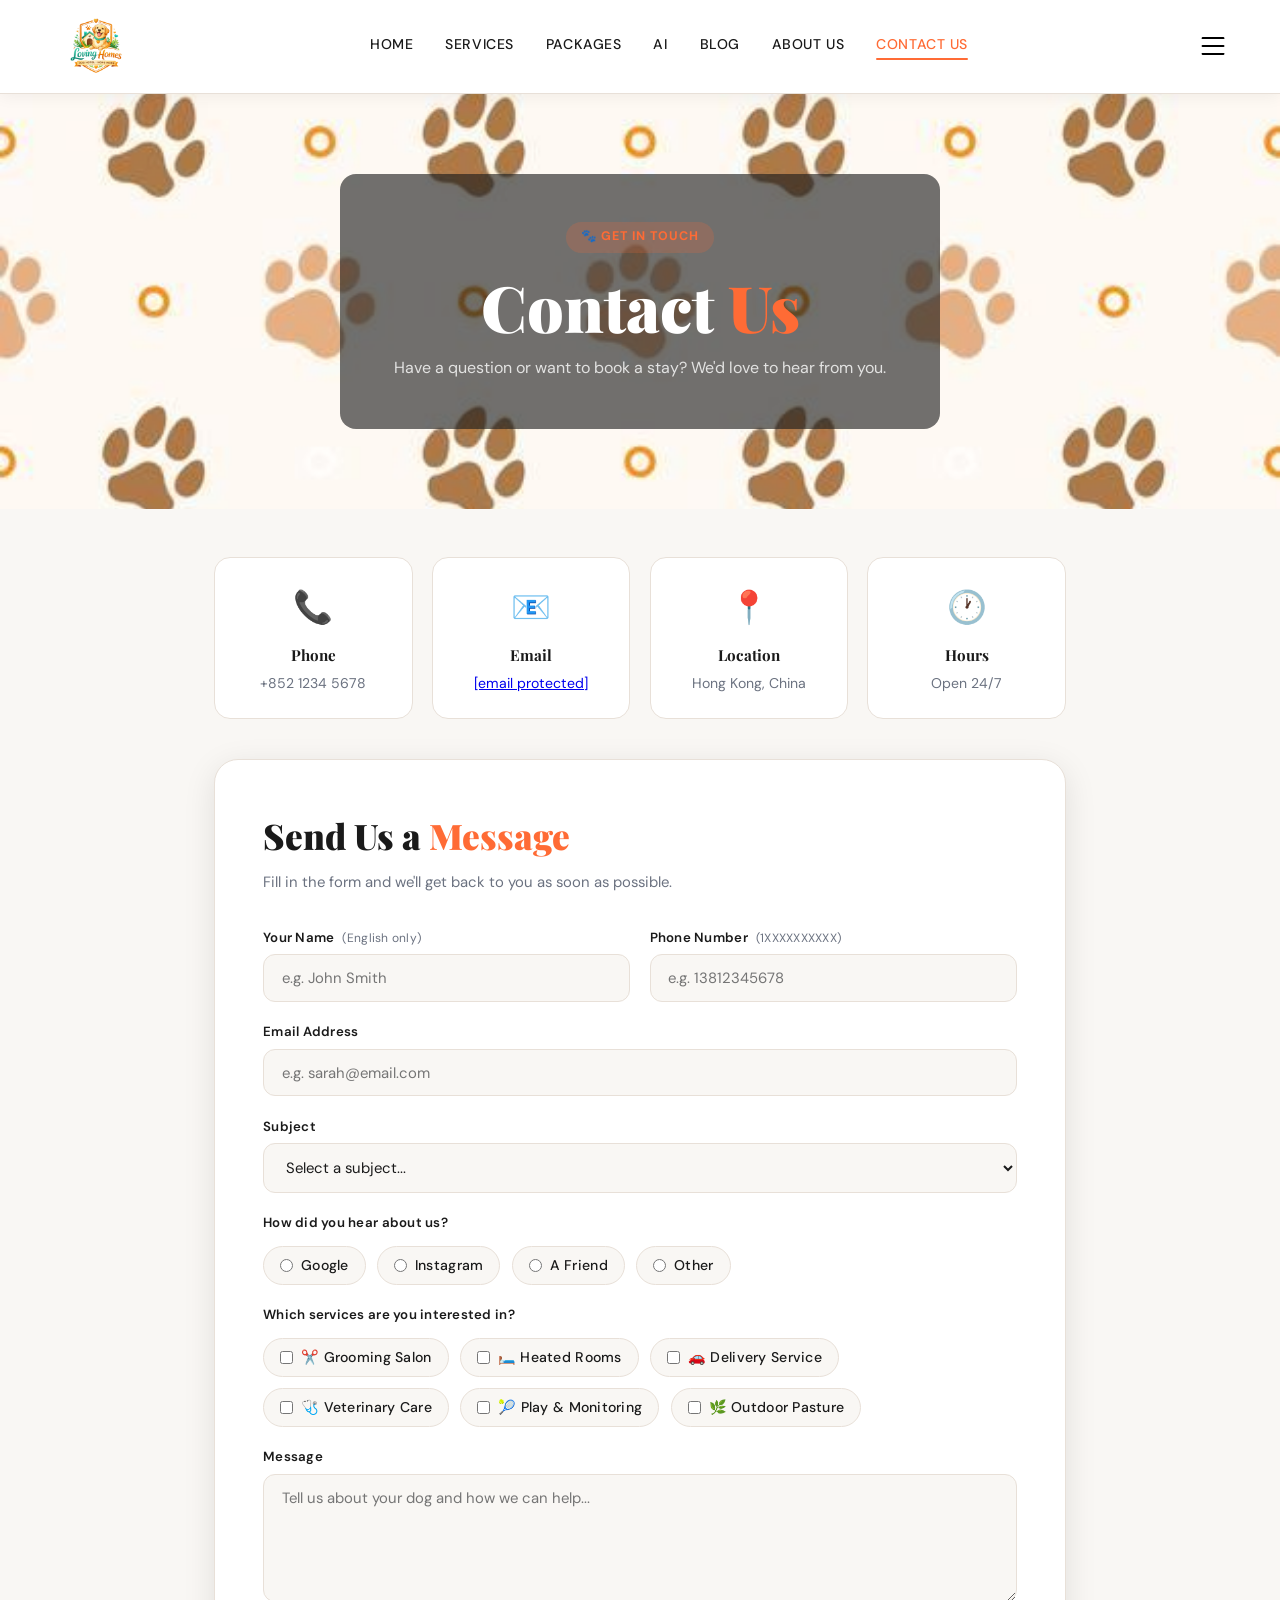
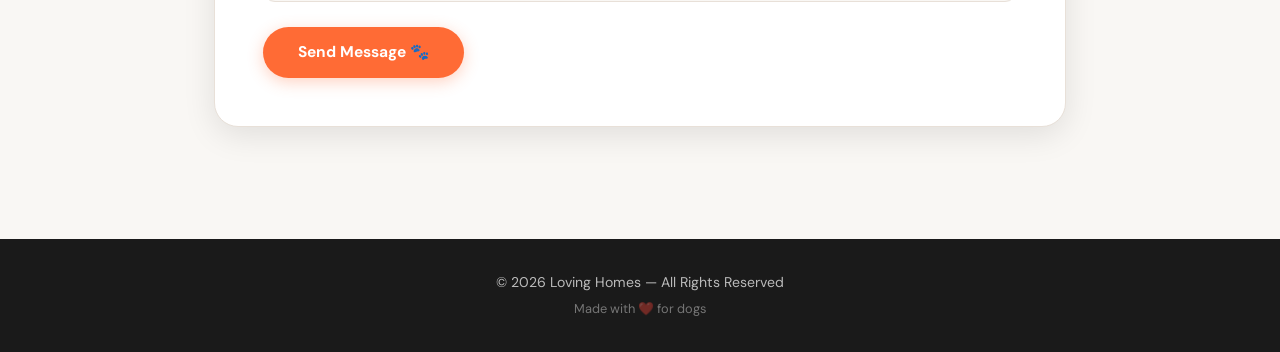
<file: contact.html>
<!DOCTYPE html>
<html lang="en">
<head>
    <meta charset="UTF-8">
    <meta name="viewport" content="width=device-width, initial-scale=1.0">
    <title>Loving Homes – Contact Us</title>
    <link rel="preconnect" href="https://fonts.googleapis.com">
    <link href="https://fonts.googleapis.com/css2?family=Playfair+Display:wght@700;900&family=DM+Sans:wght@300;400;500;600&display=swap" rel="stylesheet">
    <link rel="stylesheet" href="./CSS/contact.css">
    <link rel="stylesheet" href="./CSS/darkmode.css">
    <script src="./javascript/darkmode.js"></script>
</head>
<body>

    <header class="navbar" id="navbar">
        <div class="nav-logo">
            <img src="./Images/LOGO.png" alt="Loving Homes Logo">
        </div>
        <nav class="nav-links" id="navLinks">
            <a href="index.html"    data-en="HOME"       data-zh="首页">HOME</a>
            <a href="services.html" data-en="Services"   data-zh="服务">Services</a>
            <a href="packages.html" data-en="Packages"   data-zh="套餐">Packages</a>
            <a href="ai.html"       data-en="AI"         data-zh="AI">AI</a>
            <a href="blog.html"     data-en="Blog"       data-zh="博客">Blog</a>
            <a href="about.html"    data-en="About Us"   data-zh="关于我们">About Us</a>
            <a href="contact.html"  data-en="Contact Us" data-zh="联系我们" class="active">Contact Us</a>
        </nav>
        <a href="settings.html" class="menu-btn" aria-label="Settings">
            <img src="./Images/menu.png" alt="Menu">
        </a>
    </header>

    <!-- HERO -->
    <div class="contact-hero">
        <div class="contact-hero-overlay">
            <span class="hero-tag" data-en="🐾 Get In Touch" data-zh="🐾 联系我们">🐾 Get In Touch</span>
            <h1 data-en="Contact <span>Us</span>" data-zh="联系<span>我们</span>">Contact <span>Us</span></h1>
            <p data-en="Have a question or want to book a stay? We'd love to hear from you."
               data-zh="有问题或想预订住宿？我们很期待您的来信。">Have a question or want to book a stay? We'd love to hear from you.</p>
        </div>
    </div>

    <!-- MAIN CONTENT -->
    <section class="contact-section">

        <!-- Info Cards -->
        <div class="info-cards">
            <div class="info-card">
                <div class="info-icon">📞</div>
                <h3 data-en="Phone"    data-zh="电话">Phone</h3>
                <p>+852 1234 5678</p>
            </div>
            <div class="info-card">
                <div class="info-icon">📧</div>
                <h3 data-en="Email"    data-zh="电子邮件">Email</h3>
                <p><a href="/cdn-cgi/l/email-protection" class="__cf_email__" data-cfemail="670f020b0b08270b08110e09000f080a0214490f0c">[email&#160;protected]</a></p>
            </div>
            <div class="info-card">
                <div class="info-icon">📍</div>
                <h3 data-en="Location" data-zh="地址">Location</h3>
                <p data-en="Hong Kong, China" data-zh="中国香港">Hong Kong, China</p>
            </div>
            <div class="info-card">
                <div class="info-icon">🕐</div>
                <h3 data-en="Hours"    data-zh="营业时间">Hours</h3>
                <p data-en="Open 24/7" data-zh="全天候开放">Open 24/7</p>
            </div>
        </div>

        <!-- Contact Form -->
        <div class="form-wrap">
            <h2 data-en="Send Us a <span class='highlight'>Message</span>"
                data-zh="给我们<span class='highlight'>发送消息</span>">Send Us a <span class="highlight">Message</span></h2>
            <p class="form-sub"
               data-en="Fill in the form and we'll get back to you as soon as possible."
               data-zh="填写表格，我们会尽快回复您。">Fill in the form and we'll get back to you as soon as possible.</p>

            <div class="form" id="contactForm">
                <div class="form-row">
                    <div class="form-group">
                        <label data-en="Your Name <span class='field-note'>(English only)</span>"
                               data-zh="您的姓名 <span class='field-note'>（仅限英文）</span>">Your Name <span class="field-note">(English only)</span></label>
                        <input type="text" id="nameInput"
                               placeholder="e.g. John Smith"
                               data-en-placeholder="e.g. John Smith"
                               data-zh-placeholder="例：John Smith">
                    </div>
                    <div class="form-group">
                        <label data-en="Phone Number <span class='field-note'>(1XXXXXXXXXX)</span>"
                               data-zh="电话号码 <span class='field-note'>（1XXXXXXXXXX）</span>">Phone Number <span class="field-note">(1XXXXXXXXXX)</span></label>
                        <input type="tel" id="phoneInput"
                               placeholder="e.g. 13812345678"
                               data-en-placeholder="e.g. 13812345678"
                               data-zh-placeholder="例：13812345678">
                    </div>
                </div>
                <div class="form-group">
                    <label data-en="Email Address" data-zh="电子邮件地址">Email Address</label>
                    <input type="email" id="emailInput"
                           placeholder="e.g. sarah@email.com"
                           data-en-placeholder="e.g. sarah@email.com"
                           data-zh-placeholder="例：sarah@email.com">
                </div>
                <div class="form-group">
                    <label data-en="Subject" data-zh="主题">Subject</label>
                    <select id="subjectInput">
                        <option value=""        data-en="Select a subject..."  data-zh="请选择主题...">Select a subject...</option>
                        <option data-en="Book a Stay"          data-zh="预订住宿">Book a Stay</option>
                        <option data-en="Package Enquiry"      data-zh="套餐咨询">Package Enquiry</option>
                        <option data-en="Service Information"  data-zh="服务信息">Service Information</option>
                        <option data-en="Custom Package"       data-zh="定制套餐">Custom Package</option>
                        <option data-en="General Question"     data-zh="一般问题">General Question</option>
                    </select>
                </div>

                <!-- RADIO -->
                <div class="form-group">
                    <label data-en="How did you hear about us?" data-zh="您是如何了解我们的？">How did you hear about us?</label>
                    <div class="radio-group">
                        <label class="radio-label"><input type="radio" name="source" value="Google">
                            <span data-en="Google"    data-zh="谷歌">Google</span></label>
                        <label class="radio-label"><input type="radio" name="source" value="Instagram">
                            <span data-en="Instagram" data-zh="Instagram">Instagram</span></label>
                        <label class="radio-label"><input type="radio" name="source" value="Friend">
                            <span data-en="A Friend"  data-zh="朋友介绍">A Friend</span></label>
                        <label class="radio-label"><input type="radio" name="source" value="Other">
                            <span data-en="Other"     data-zh="其他">Other</span></label>
                    </div>
                </div>

                <!-- CHECKBOXES -->
                <div class="form-group">
                    <label data-en="Which services are you interested in?" data-zh="您对哪些服务感兴趣？">Which services are you interested in?</label>
                    <div class="checkbox-group">
                        <label class="checkbox-label"><input type="checkbox" value="Grooming">
                            <span data-en="✂️ Grooming Salon"   data-zh="✂️ 美容沙龙">✂️ Grooming Salon</span></label>
                        <label class="checkbox-label"><input type="checkbox" value="Rooms">
                            <span data-en="🛏️ Heated Rooms"     data-zh="🛏️ 暖气客房">🛏️ Heated Rooms</span></label>
                        <label class="checkbox-label"><input type="checkbox" value="Delivery">
                            <span data-en="🚗 Delivery Service" data-zh="🚗 接送服务">🚗 Delivery Service</span></label>
                        <label class="checkbox-label"><input type="checkbox" value="Vet">
                            <span data-en="🩺 Veterinary Care"  data-zh="🩺 兽医护理">🩺 Veterinary Care</span></label>
                        <label class="checkbox-label"><input type="checkbox" value="Play">
                            <span data-en="🎾 Play & Monitoring" data-zh="🎾 玩耍与监护">🎾 Play & Monitoring</span></label>
                        <label class="checkbox-label"><input type="checkbox" value="Pasture">
                            <span data-en="🌿 Outdoor Pasture"  data-zh="🌿 户外草地">🌿 Outdoor Pasture</span></label>
                    </div>
                </div>

                <div class="form-group">
                    <label data-en="Message" data-zh="留言">Message</label>
                    <textarea id="messageInput" rows="5"
                              placeholder="Tell us about your dog and how we can help..."
                              data-en-placeholder="Tell us about your dog and how we can help..."
                              data-zh-placeholder="请告诉我们您的狗狗情况以及我们能如何帮助您..."></textarea>
                </div>
                <button class="btn-send" onclick="submitForm()"
                        data-en="Send Message 🐾" data-zh="发送消息 🐾">Send Message 🐾</button>
            </div>

            <!-- Success -->
            <div class="success-msg" id="successMsg">
                <div class="success-icon">🎉</div>
                <h3 data-en="Message Sent!"       data-zh="消息已发送！">Message Sent!</h3>
                <p  data-en="Thank you for reaching out. We'll get back to you within 24 hours!"
                    data-zh="感谢您的联系，我们将在24小时内回复您！">Thank you for reaching out. We'll get back to you within 24 hours!</p>
            </div>
        </div>

    </section>

    <!-- FOOTER -->
    <footer class="footer">
        <p data-en="© 2026 Loving Homes — All Rights Reserved" data-zh="© 2026 温馨之家 — 版权所有">© 2026 Loving Homes — All Rights Reserved</p>
        <p class="footer-sub" data-en="Made with ❤️ for dogs" data-zh="用 ❤️ 为狗狗而制作">Made with ❤️ for dogs</p>
    </footer>
</file>
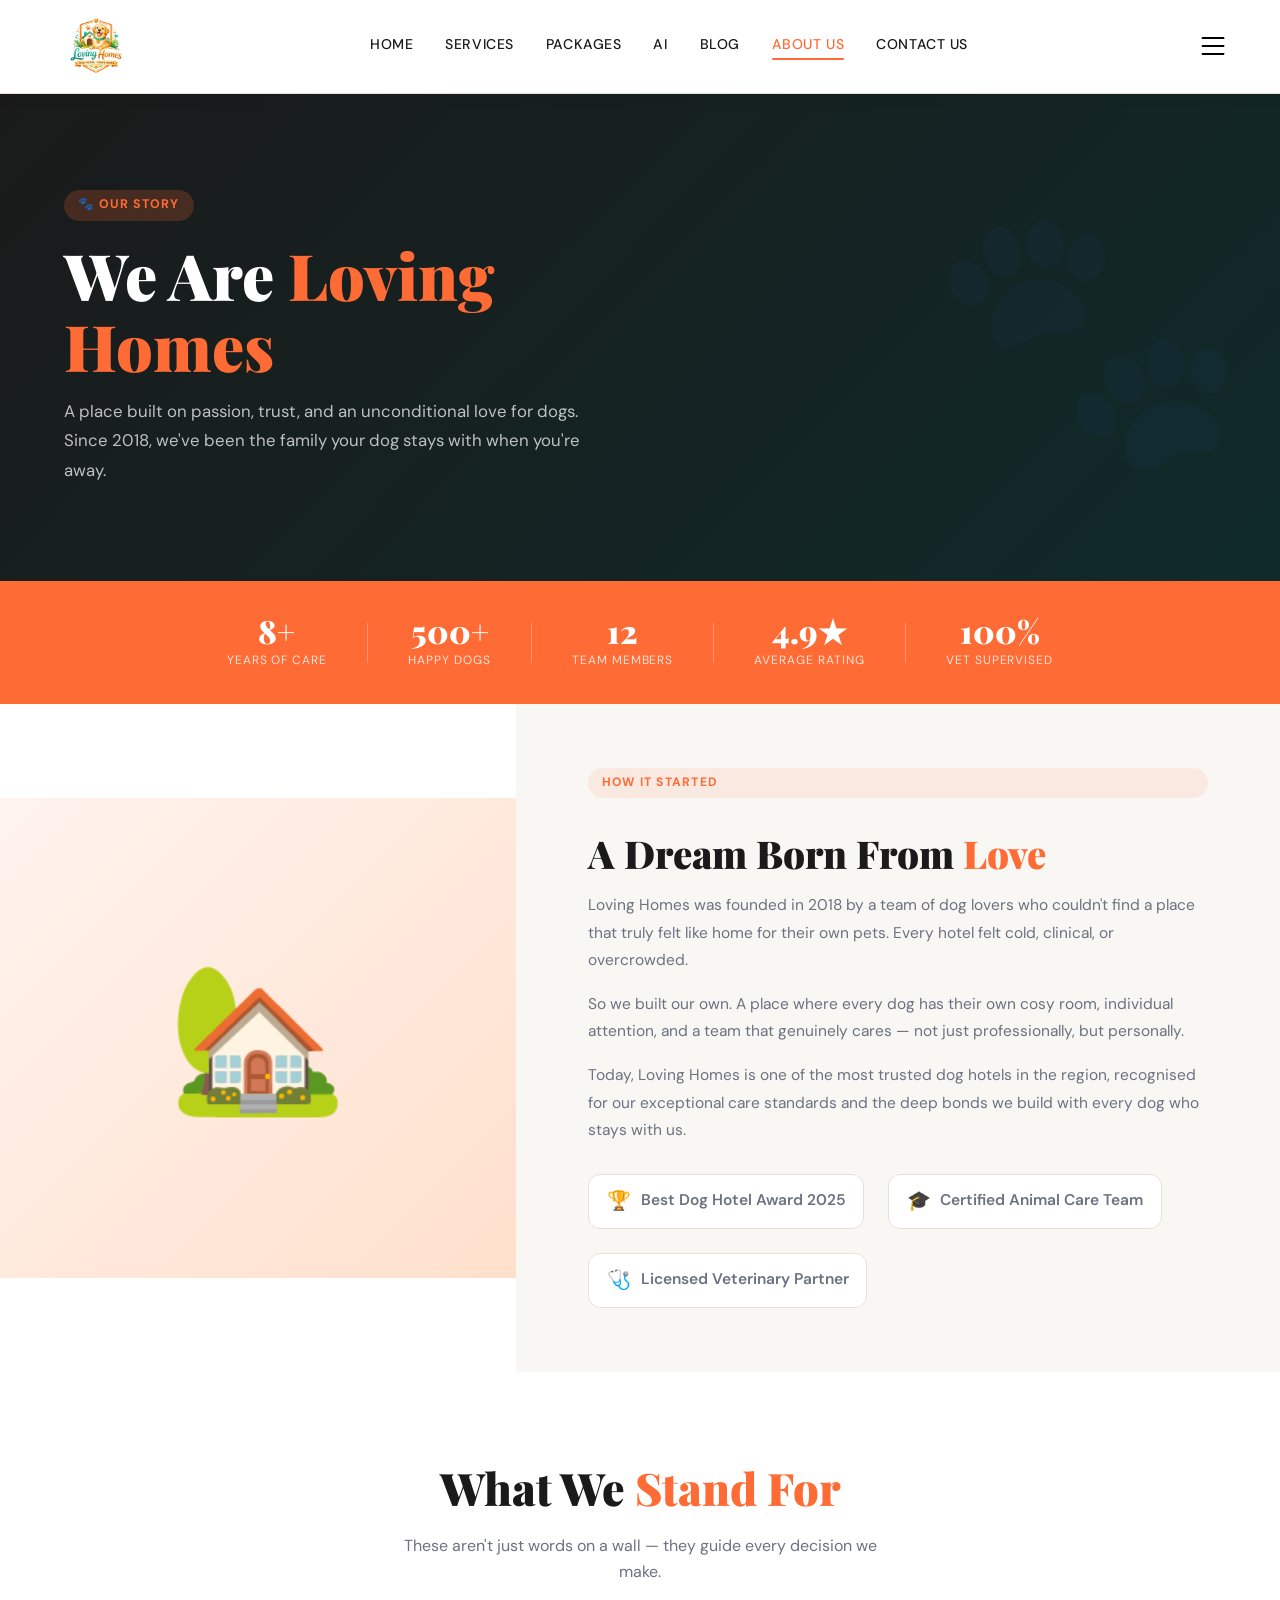
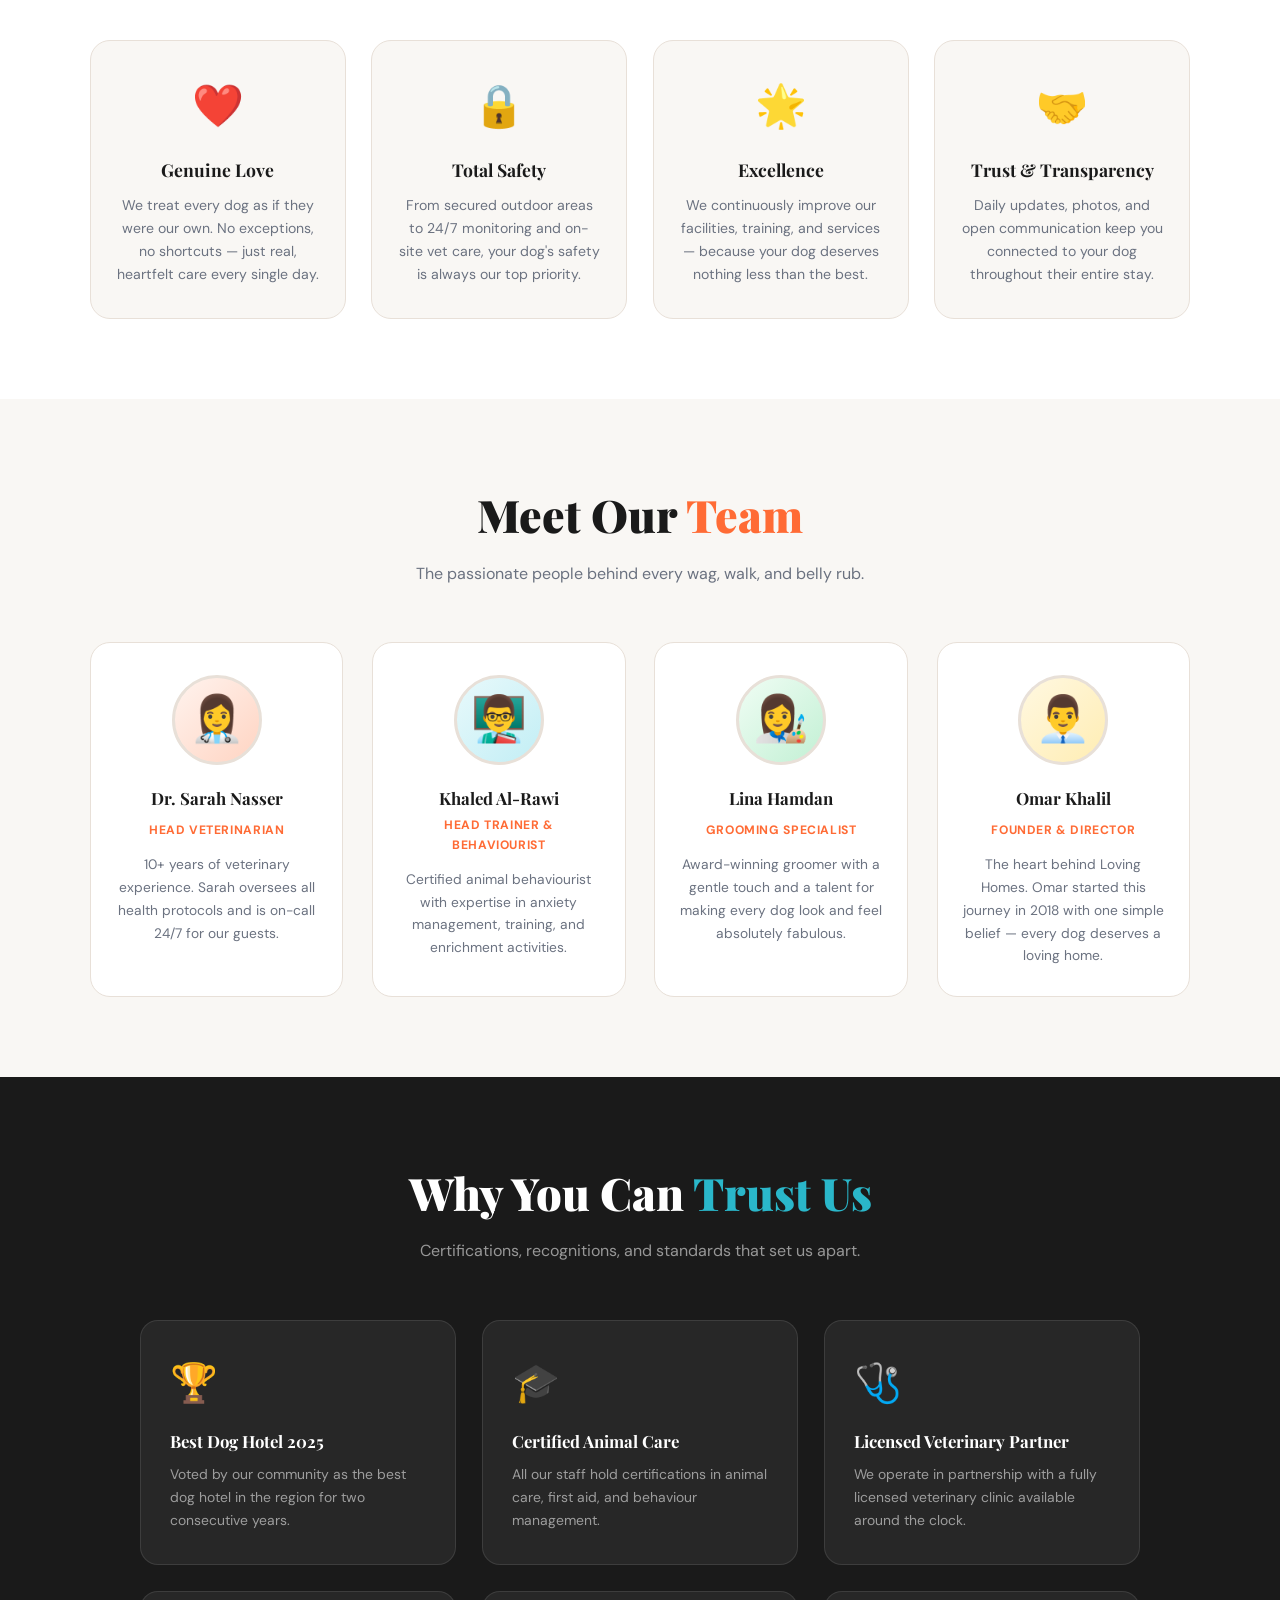
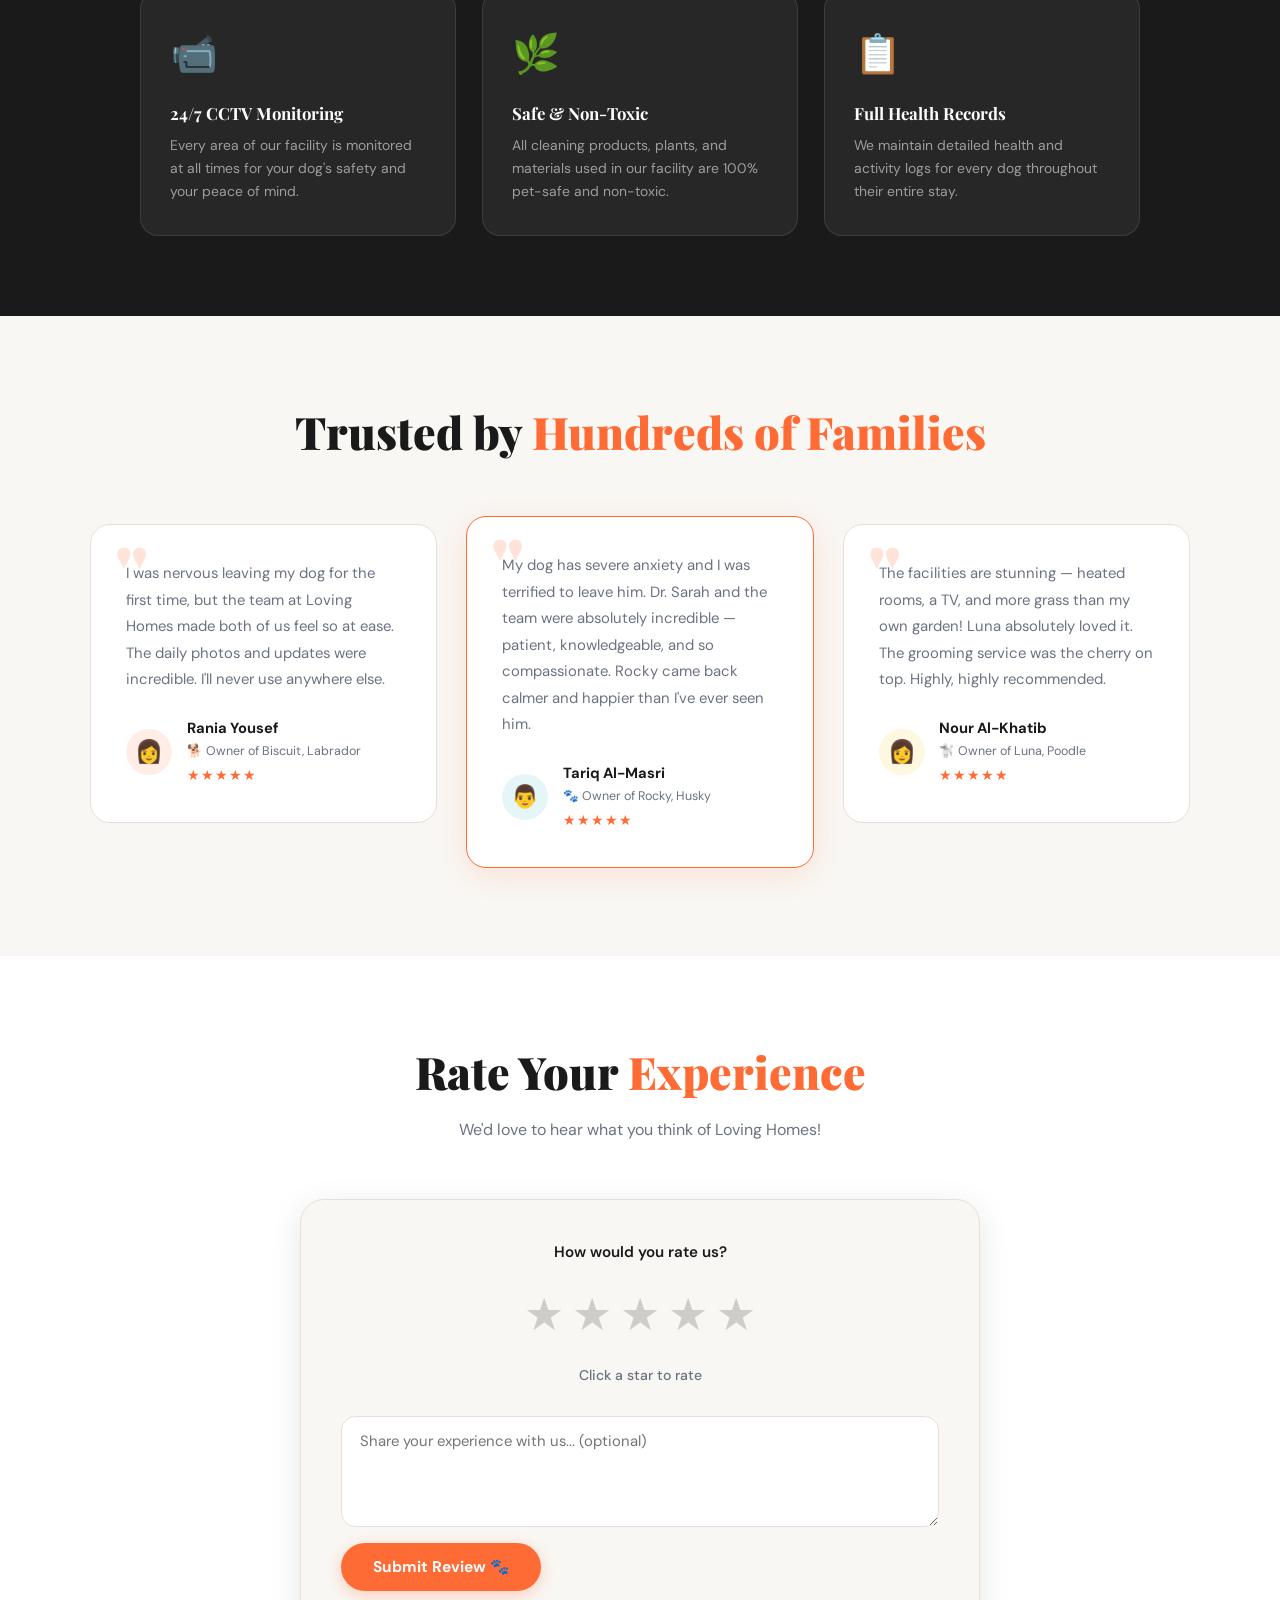
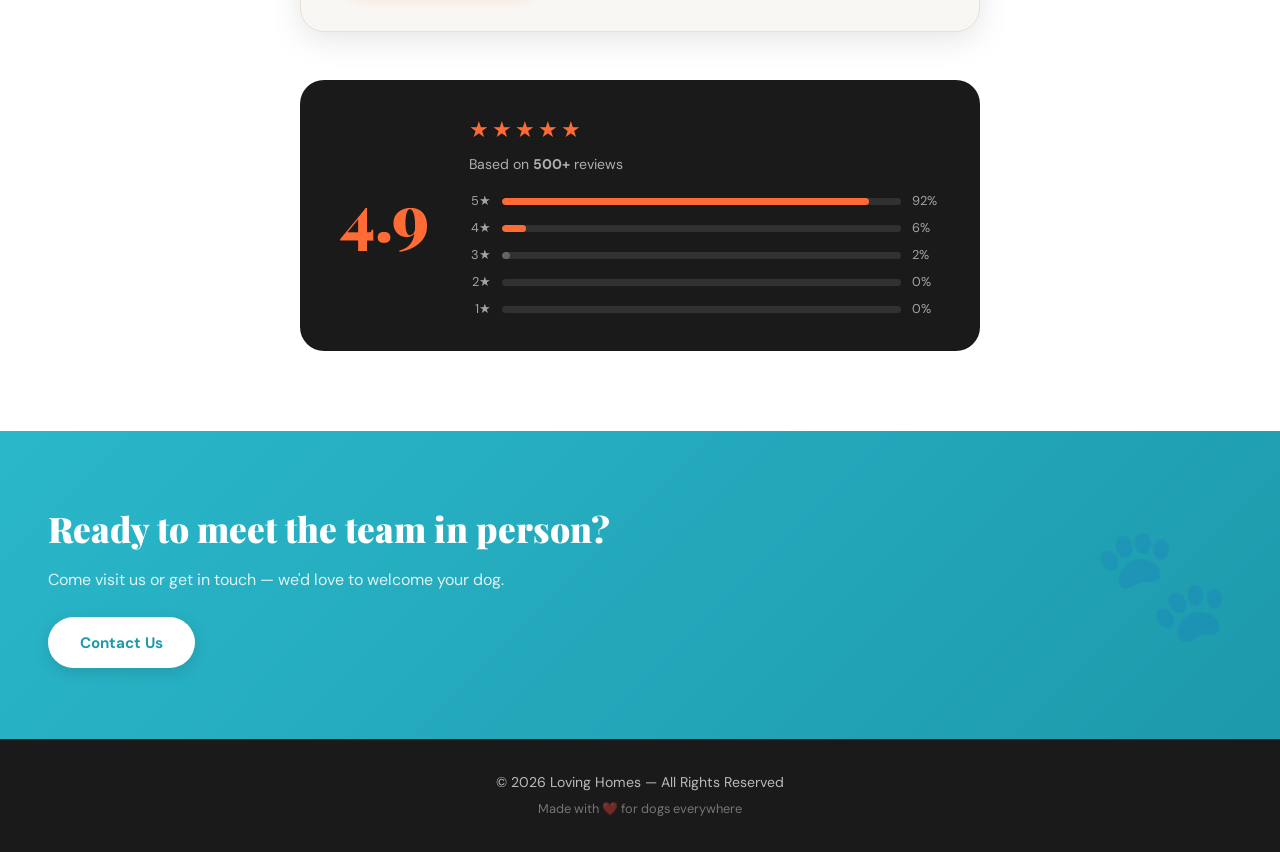
<file: gh_about.html>
<!DOCTYPE html>
<html lang="en">
<head>
    <meta charset="UTF-8">
    <meta name="viewport" content="width=device-width, initial-scale=1.0">
    <title>Loving Homes – About Us</title>
    <link rel="preconnect" href="https://fonts.googleapis.com">
    <link href="https://fonts.googleapis.com/css2?family=Playfair+Display:wght@700;900&family=DM+Sans:wght@300;400;500;600&display=swap" rel="stylesheet">
    <link rel="stylesheet" href="./CSS/about.css">
    <link rel="stylesheet" href="./CSS/darkmode.css">
    <script src="./javascript/darkmode.js"></script>
</head>
<body>

    <!-- ========== HEADER ========== -->
    <header class="navbar" id="navbar">
        <div class="nav-logo">
            <img src="./Images/LOGO.png" alt="Loving Homes Logo">
        </div>
        <nav class="nav-links" id="navLinks">
            <a href="./index.html"    data-en="HOME"       data-zh="首页">HOME</a>
            <a href="./services.html" data-en="Services"   data-zh="服务">Services</a>
            <a href="./packages.html" data-en="Packages"   data-zh="套餐">Packages</a>
            <a href="./ai.html"       data-en="AI"         data-zh="AI">AI</a>
            <a href="./blog.html"     data-en="Blog"       data-zh="博客">Blog</a>
            <a href="./about.html"    data-en="About Us"   data-zh="关于我们" class="active">About Us</a>
            <a href="./contact.html"  data-en="Contact Us" data-zh="联系我们">Contact Us</a>
        </nav>
        <a href="./settings.html" class="menu-btn" aria-label="Settings">
            <img src="./Images/menu.png" alt="Menu">
        </a>
    </header>

    <!-- ========== HERO ========== -->
    <div class="about-hero">
        <div class="about-hero-content">
            <span class="hero-tag" data-en="🐾 Our Story" data-zh="🐾 我们的故事">🐾 Our Story</span>
            <h1 data-en="We Are <span>Loving Homes</span>" data-zh="我们是 <span>温馨之家</span>">We Are <span>Loving Homes</span></h1>
            <p data-en="A place built on passion, trust, and an unconditional love for dogs. Since 2018, we've been the family your dog stays with when you're away."
               data-zh="这是一个以热情、信任和对狗狗无条件的爱为基础的地方。自2018年以来，我们一直是您外出时狗狗最温暖的家。">A place built on passion, trust, and an unconditional love for dogs. Since 2018, we've been the family your dog stays with when you're away.</p>
        </div>
        <div class="hero-paw">🐾</div>
    </div>

    <!-- ========== STATS BAR ========== -->
    <div class="stats-bar">
        <div class="stat"><span class="stat-num">8+</span><span class="stat-label" data-en="Years of Care" data-zh="年护理经验">Years of Care</span></div>
        <div class="stat-divider"></div>
        <div class="stat"><span class="stat-num">500+</span><span class="stat-label" data-en="Happy Dogs" data-zh="快乐的狗狗">Happy Dogs</span></div>
        <div class="stat-divider"></div>
        <div class="stat"><span class="stat-num">12</span><span class="stat-label" data-en="Team Members" data-zh="团队成员">Team Members</span></div>
        <div class="stat-divider"></div>
        <div class="stat"><span class="stat-num">4.9★</span><span class="stat-label" data-en="Average Rating" data-zh="平均评分">Average Rating</span></div>
        <div class="stat-divider"></div>
        <div class="stat"><span class="stat-num">100%</span><span class="stat-label" data-en="Vet Supervised" data-zh="兽医监督">Vet Supervised</span></div>
    </div>

    <!-- ========== OUR STORY ========== -->
    <section class="story-section">
        <div class="story-img">
            <div class="story-emoji-wrap">🏡</div>
        </div>
        <div class="story-content">
            <span class="section-label" data-en="How It Started" data-zh="我们的起点">How It Started</span>
            <h2 data-en="A Dream Born From <span class='highlight'>Love</span>" data-zh="一个从<span class='highlight'>爱</span>中诞生的梦想">A Dream Born From <span class="highlight">Love</span></h2>
            <p data-en="Loving Homes was founded in 2018 by a team of dog lovers who couldn't find a place that truly felt like home for their own pets. Every hotel felt cold, clinical, or overcrowded."
               data-zh="温馨之家由一群爱狗人士于2018年创立，他们找不到一个真正让宠物感到宾至如归的地方。每家宠物旅馆都感觉冷漠、死板或过于拥挤。">Loving Homes was founded in 2018 by a team of dog lovers who couldn't find a place that truly felt like home for their own pets. Every hotel felt cold, clinical, or overcrowded.</p>
            <p data-en="So we built our own. A place where every dog has their own cosy room, individual attention, and a team that genuinely cares — not just professionally, but personally."
               data-zh="于是我们自己建造了一个。每只狗都有自己舒适的房间、个性化的关注，以及一支真正用心关爱的团队——不只是专业上的，更是发自内心的。">So we built our own. A place where every dog has their own cosy room, individual attention, and a team that genuinely cares — not just professionally, but personally.</p>
            <p data-en="Today, Loving Homes is one of the most trusted dog hotels in the region, recognised for our exceptional care standards and the deep bonds we build with every dog who stays with us."
               data-zh="如今，温馨之家已成为本地区最受信赖的宠物旅馆之一，以卓越的护理标准和与每只入住狗狗建立的深厚情谊而闻名。">Today, Loving Homes is one of the most trusted dog hotels in the region, recognised for our exceptional care standards and the deep bonds we build with every dog who stays with us.</p>
            <div class="story-highlights">
                <div class="highlight-item"><span>🏆</span><p data-en="Best Dog Hotel Award 2025" data-zh="2025年最佳宠物旅馆奖">Best Dog Hotel Award 2025</p></div>
                <div class="highlight-item"><span>🎓</span><p data-en="Certified Animal Care Team" data-zh="认证动物护理团队">Certified Animal Care Team</p></div>
                <div class="highlight-item"><span>🩺</span><p data-en="Licensed Veterinary Partner" data-zh="持牌兽医合作伙伴">Licensed Veterinary Partner</p></div>
            </div>
        </div>
    </section>

    <!-- ========== OUR VALUES ========== -->
    <section class="values-section">
        <div class="section-header">
            <h2 data-en="What We <span class='highlight'>Stand For</span>" data-zh="我们的<span class='highlight'>核心价值</span>">What We <span class="highlight">Stand For</span></h2>
            <p data-en="These aren't just words on a wall — they guide every decision we make."
               data-zh="这不只是墙上的文字——它们指导着我们做出的每一个决定。">These aren't just words on a wall — they guide every decision we make.</p>
        </div>
        <div class="values-grid">
            <div class="value-card">
                <div class="value-icon">❤️</div>
                <h3 data-en="Genuine Love" data-zh="真诚的爱">Genuine Love</h3>
                <p data-en="We treat every dog as if they were our own. No exceptions, no shortcuts — just real, heartfelt care every single day."
                   data-zh="我们把每一只狗都当作自己的宠物来对待。没有例外，没有捷径——每天都是发自内心的真实关爱。">We treat every dog as if they were our own. No exceptions, no shortcuts — just real, heartfelt care every single day.</p>
            </div>
            <div class="value-card">
                <div class="value-icon">🔒</div>
                <h3 data-en="Total Safety" data-zh="全面安全">Total Safety</h3>
                <p data-en="From secured outdoor areas to 24/7 monitoring and on-site vet care, your dog's safety is always our top priority."
                   data-zh="从安全的户外区域到全天候监控和现场兽医护理，您的狗狗的安全始终是我们的首要任务。">From secured outdoor areas to 24/7 monitoring and on-site vet care, your dog's safety is always our top priority.</p>
            </div>
            <div class="value-card">
                <div class="value-icon">🌟</div>
                <h3 data-en="Excellence" data-zh="卓越品质">Excellence</h3>
                <p data-en="We continuously improve our facilities, training, and services — because your dog deserves nothing less than the best."
                   data-zh="我们不断改进设施、培训和服务——因为您的狗狗理应得到最好的一切。">We continuously improve our facilities, training, and services — because your dog deserves nothing less than the best.</p>
            </div>
            <div class="value-card">
                <div class="value-icon">🤝</div>
                <h3 data-en="Trust & Transparency" data-zh="信任与透明">Trust & Transparency</h3>
                <p data-en="Daily updates, photos, and open communication keep you connected to your dog throughout their entire stay."
                   data-zh="每日更新、照片和开放沟通让您在整个住宿期间与您的狗狗保持联系。">Daily updates, photos, and open communication keep you connected to your dog throughout their entire stay.</p>
            </div>
        </div>
    </section>

    <!-- ========== TEAM ========== -->
    <section class="team-section">
        <div class="section-header">
            <h2 data-en="Meet Our <span class='highlight'>Team</span>" data-zh="认识我们的<span class='highlight'>团队</span>">Meet Our <span class="highlight">Team</span></h2>
            <p data-en="The passionate people behind every wag, walk, and belly rub."
               data-zh="每一次摇尾、散步和摸肚皮背后充满热情的人们。">The passionate people behind every wag, walk, and belly rub.</p>
        </div>
        <div class="team-grid">
            <div class="team-card">
                <div class="team-avatar" style="background:linear-gradient(135deg,#fff3ee,#ffd4c2)">👩‍⚕️</div>
                <h3>Dr. Sarah Nasser</h3>
                <span class="team-role" data-en="Head Veterinarian" data-zh="首席兽医">Head Veterinarian</span>
                <p data-en="10+ years of veterinary experience. Sarah oversees all health protocols and is on-call 24/7 for our guests."
                   data-zh="拥有10年以上兽医经验。Sarah负责监督所有健康规程，并全天候为我们的客人待命。">10+ years of veterinary experience. Sarah oversees all health protocols and is on-call 24/7 for our guests.</p>
            </div>
            <div class="team-card">
                <div class="team-avatar" style="background:linear-gradient(135deg,#e8f9fb,#c2eef5)">👨‍🏫</div>
                <h3>Khaled Al-Rawi</h3>
                <span class="team-role" data-en="Head Trainer & Behaviourist" data-zh="首席训练师及行为专家">Head Trainer & Behaviourist</span>
                <p data-en="Certified animal behaviourist with expertise in anxiety management, training, and enrichment activities."
                   data-zh="认证动物行为专家，擅长焦虑管理、训练和丰富化活动。">Certified animal behaviourist with expertise in anxiety management, training, and enrichment activities.</p>
            </div>
            <div class="team-card">
                <div class="team-avatar" style="background:linear-gradient(135deg,#f0fdf4,#c2f0d4)">👩‍🎨</div>
                <h3>Lina Hamdan</h3>
                <span class="team-role" data-en="Grooming Specialist" data-zh="美容专家">Grooming Specialist</span>
                <p data-en="Award-winning groomer with a gentle touch and a talent for making every dog look and feel absolutely fabulous."
                   data-zh="屡获殊荣的美容师，手法温柔，擅长让每只狗狗看起来和感觉都美极了。">Award-winning groomer with a gentle touch and a talent for making every dog look and feel absolutely fabulous.</p>
            </div>
            <div class="team-card">
                <div class="team-avatar" style="background:linear-gradient(135deg,#fff8e1,#ffedb3)">👨‍💼</div>
                <h3>Omar Khalil</h3>
                <span class="team-role" data-en="Founder & Director" data-zh="创始人兼总监">Founder & Director</span>
                <p data-en="The heart behind Loving Homes. Omar started this journey in 2018 with one simple belief — every dog deserves a loving home."
                   data-zh="温馨之家背后的灵魂人物。Omar于2018年怀揣一个简单的信念开始了这段旅程——每只狗都值得拥有一个充满爱的家。">The heart behind Loving Homes. Omar started this journey in 2018 with one simple belief — every dog deserves a loving home.</p>
            </div>
        </div>
    </section>

    <!-- ========== TRUST BADGES ========== -->
    <section class="trust-section">
        <div class="section-header">
            <h2 data-en="Why You Can <span class='highlight-teal'>Trust Us</span>" data-zh="为什么您可以<span class='highlight-teal'>信任我们</span>">Why You Can <span class="highlight-teal">Trust Us</span></h2>
            <p data-en="Certifications, recognitions, and standards that set us apart."
               data-zh="使我们与众不同的认证、荣誉和标准。">Certifications, recognitions, and standards that set us apart.</p>
        </div>
        <div class="trust-grid">
            <div class="trust-card">
                <div class="trust-icon">🏆</div>
                <h3 data-en="Best Dog Hotel 2025" data-zh="2025年最佳宠物旅馆">Best Dog Hotel 2025</h3>
                <p data-en="Voted by our community as the best dog hotel in the region for two consecutive years."
                   data-zh="连续两年被社区评选为本地区最佳宠物旅馆。">Voted by our community as the best dog hotel in the region for two consecutive years.</p>
            </div>
            <div class="trust-card">
                <div class="trust-icon">🎓</div>
                <h3 data-en="Certified Animal Care" data-zh="认证动物护理">Certified Animal Care</h3>
                <p data-en="All our staff hold certifications in animal care, first aid, and behaviour management."
                   data-zh="我们所有员工均持有动物护理、急救和行为管理认证。">All our staff hold certifications in animal care, first aid, and behaviour management.</p>
            </div>
            <div class="trust-card">
                <div class="trust-icon">🩺</div>
                <h3 data-en="Licensed Veterinary Partner" data-zh="持牌兽医合作伙伴">Licensed Veterinary Partner</h3>
                <p data-en="We operate in partnership with a fully licensed veterinary clinic available around the clock."
                   data-zh="我们与一家全天候提供服务的持牌兽医诊所合作运营。">We operate in partnership with a fully licensed veterinary clinic available around the clock.</p>
            </div>
            <div class="trust-card">
                <div class="trust-icon">📹</div>
                <h3 data-en="24/7 CCTV Monitoring" data-zh="全天候闭路电视监控">24/7 CCTV Monitoring</h3>
                <p data-en="Every area of our facility is monitored at all times for your dog's safety and your peace of mind."
                   data-zh="我们设施的每个区域都随时受到监控，确保您的狗狗安全，让您安心。">Every area of our facility is monitored at all times for your dog's safety and your peace of mind.</p>
            </div>
            <div class="trust-card">
                <div class="trust-icon">🌿</div>
                <h3 data-en="Safe & Non-Toxic" data-zh="安全无毒">Safe & Non-Toxic</h3>
                <p data-en="All cleaning products, plants, and materials used in our facility are 100% pet-safe and non-toxic."
                   data-zh="我们设施中使用的所有清洁产品、植物和材料均100%对宠物安全且无毒。">All cleaning products, plants, and materials used in our facility are 100% pet-safe and non-toxic.</p>
            </div>
            <div class="trust-card">
                <div class="trust-icon">📋</div>
                <h3 data-en="Full Health Records" data-zh="完整健康记录">Full Health Records</h3>
                <p data-en="We maintain detailed health and activity logs for every dog throughout their entire stay."
                   data-zh="我们为每只狗在整个住宿期间保存详细的健康和活动记录。">We maintain detailed health and activity logs for every dog throughout their entire stay.</p>
            </div>
        </div>
    </section>

    <!-- ========== TESTIMONIALS ========== -->
    <section class="testimonials-section">
        <div class="section-header">
            <h2 data-en="Trusted by <span class='highlight'>Hundreds of Families</span>"
                data-zh="深受<span class='highlight'>数百个家庭</span>信赖">Trusted by <span class="highlight">Hundreds of Families</span></h2>
        </div>
        <div class="testimonials-grid">
            <div class="testimonial-card">
                <div class="quote-mark">"</div>
                <p data-en="I was nervous leaving my dog for the first time, but the team at Loving Homes made both of us feel so at ease. The daily photos and updates were incredible. I'll never use anywhere else."
                   data-zh="第一次把狗狗寄养，我非常紧张，但温馨之家的团队让我们都感到非常放松。每日的照片和更新真的太棒了。我再也不会选择其他地方了。">I was nervous leaving my dog for the first time, but the team at Loving Homes made both of us feel so at ease. The daily photos and updates were incredible. I'll never use anywhere else.</p>
                <div class="testimonial-author">
                    <div class="author-avatar a1">👩</div>
                    <div>
                        <div class="author-name">Rania Yousef</div>
                        <div class="author-dog">🐕 <span data-en="Owner of Biscuit, Labrador" data-zh="比斯基特的主人，拉布拉多">Owner of Biscuit, Labrador</span></div>
                        <div class="stars">★★★★★</div>
                    </div>
                </div>
            </div>
            <div class="testimonial-card featured-testimonial">
                <div class="quote-mark">"</div>
                <p data-en="My dog has severe anxiety and I was terrified to leave him. Dr. Sarah and the team were absolutely incredible — patient, knowledgeable, and so compassionate. Rocky came back calmer and happier than I've ever seen him."
                   data-zh="我的狗有严重的焦虑症，我非常害怕把他留下来。Sarah博士和团队真的太棒了——耐心、博学且富有同情心。Rocky回来时比我见过的任何时候都更平静、更快乐。">My dog has severe anxiety and I was terrified to leave him. Dr. Sarah and the team were absolutely incredible — patient, knowledgeable, and so compassionate. Rocky came back calmer and happier than I've ever seen him.</p>
                <div class="testimonial-author">
                    <div class="author-avatar a2">👨</div>
                    <div>
                        <div class="author-name">Tariq Al-Masri</div>
                        <div class="author-dog">🐾 <span data-en="Owner of Rocky, Husky" data-zh="洛基的主人，哈士奇">Owner of Rocky, Husky</span></div>
                        <div class="stars">★★★★★</div>
                    </div>
                </div>
            </div>
            <div class="testimonial-card">
                <div class="quote-mark">"</div>
                <p data-en="The facilities are stunning — heated rooms, a TV, and more grass than my own garden! Luna absolutely loved it. The grooming service was the cherry on top. Highly, highly recommended."
                   data-zh="设施令人惊叹——有暖气的房间、电视，还有比我自家花园更多的草地！Luna非常喜欢。美容服务更是锦上添花。强烈推荐。">The facilities are stunning — heated rooms, a TV, and more grass than my own garden! Luna absolutely loved it. The grooming service was the cherry on top. Highly, highly recommended.</p>
                <div class="testimonial-author">
                    <div class="author-avatar a3">👩</div>
                    <div>
                        <div class="author-name">Nour Al-Khatib</div>
                        <div class="author-dog">🐩 <span data-en="Owner of Luna, Poodle" data-zh="露娜的主人，贵宾犬">Owner of Luna, Poodle</span></div>
                        <div class="stars">★★★★★</div>
                    </div>
                </div>
            </div>
        </div>
    </section>

    <!-- ========== RATING SECTION ========== -->
    <section class="rating-section">
        <div class="section-header">
            <h2 data-en="Rate Your <span class='highlight'>Experience</span>" data-zh="为您的<span class='highlight'>体验</span>评分">Rate Your <span class="highlight">Experience</span></h2>
            <p data-en="We'd love to hear what you think of Loving Homes!" data-zh="我们很想听听您对温馨之家的看法！">We'd love to hear what you think of Loving Homes!</p>
        </div>
        <div class="rating-card">
            <div class="rating-stars-wrap">
                <p class="rating-prompt" data-en="How would you rate us?" data-zh="您如何评价我们？">How would you rate us?</p>
                <div class="stars-input" id="starsInput">
                    <span class="star" data-val="1">★</span>
                    <span class="star" data-val="2">★</span>
                    <span class="star" data-val="3">★</span>
                    <span class="star" data-val="4">★</span>
                    <span class="star" data-val="5">★</span>
                </div>
                <p class="rating-label" id="ratingLabel" data-en="Click a star to rate" data-zh="点击星星评分">Click a star to rate</p>
            </div>
            <div class="rating-form" id="ratingForm">
                <textarea id="ratingComment"
                    data-en-placeholder="Share your experience with us... (optional)"
                    data-zh-placeholder="分享您的体验...（可选）"
                    placeholder="Share your experience with us... (optional)" rows="4"></textarea>
                <button class="btn-rate" onclick="submitRating()" data-en="Submit Review 🐾" data-zh="提交评价 🐾">Submit Review 🐾</button>
            </div>
            <div class="rating-success" id="ratingSuccess">
                <div class="rating-success-icon">🎉</div>
                <h3 data-en="Thank You for Your Review!" data-zh="感谢您的评价！">Thank You for Your Review!</h3>
                <p data-en="Your feedback means the world to us and helps us keep improving." data-zh="您的反馈对我们意义重大，帮助我们不断进步。">Your feedback means the world to us and helps us keep improving.</p>
                <div class="submitted-stars" id="submittedStars"></div>
            </div>
        </div>
        <div class="overall-rating">
            <div class="overall-score">4.9</div>
            <div class="overall-info">
                <div class="overall-stars">★★★★★</div>
                <p data-en="Based on <strong>500+</strong> reviews" data-zh="基于 <strong>500+</strong> 条评价">Based on <strong>500+</strong> reviews</p>
                <div class="rating-bars">
                    <div class="rating-bar-row"><span>5★</span><div class="bar-wrap"><div class="bar-fill" style="width:92%"></div></div><span>92%</span></div>
                    <div class="rating-bar-row"><span>4★</span><div class="bar-wrap"><div class="bar-fill" style="width:6%"></div></div><span>6%</span></div>
                    <div class="rating-bar-row"><span>3★</span><div class="bar-wrap"><div class="bar-fill bar-low" style="width:2%"></div></div><span>2%</span></div>
                    <div class="rating-bar-row"><span>2★</span><div class="bar-wrap"><div class="bar-fill bar-low" style="width:0%"></div></div><span>0%</span></div>
                    <div class="rating-bar-row"><span>1★</span><div class="bar-wrap"><div class="bar-fill bar-low" style="width:0%"></div></div><span>0%</span></div>
                </div>
            </div>
        </div>
    </section>

    <!-- ========== CTA ========== -->
    <section class="cta-strip">
        <div class="cta-content">
            <h2 data-en="Ready to meet the team in person?" data-zh="准备好亲自认识我们的团队了吗？">Ready to meet the team in person?</h2>
            <p data-en="Come visit us or get in touch — we'd love to welcome your dog." data-zh="来拜访我们或联系我们——我们很乐意欢迎您的狗狗。">Come visit us or get in touch — we'd love to welcome your dog.</p>
            <a href="./contact.html" class="btn-primary" data-en="Contact Us" data-zh="联系我们">Contact Us</a>
        </div>
        <div class="cta-paw">🐾</div>
    </section>

    <!-- ========== FOOTER ========== -->
    <footer class="footer">
        <p data-en="© 2026 Loving Homes — All Rights Reserved" data-zh="© 2026 温馨之家 — 版权所有">© 2026 Loving Homes — All Rights Reserved</p>
        <p class="footer-sub" data-en="Made with ❤️ for dogs everywhere" data-zh="用 ❤️ 为世界各地的狗狗而制作">Made with ❤️ for dogs everywhere</p>
    </footer>

    <script src="./javascript/translate.js"></script>
    <script src="./javascript/about.js"></script>
</body>
</html>
</file>
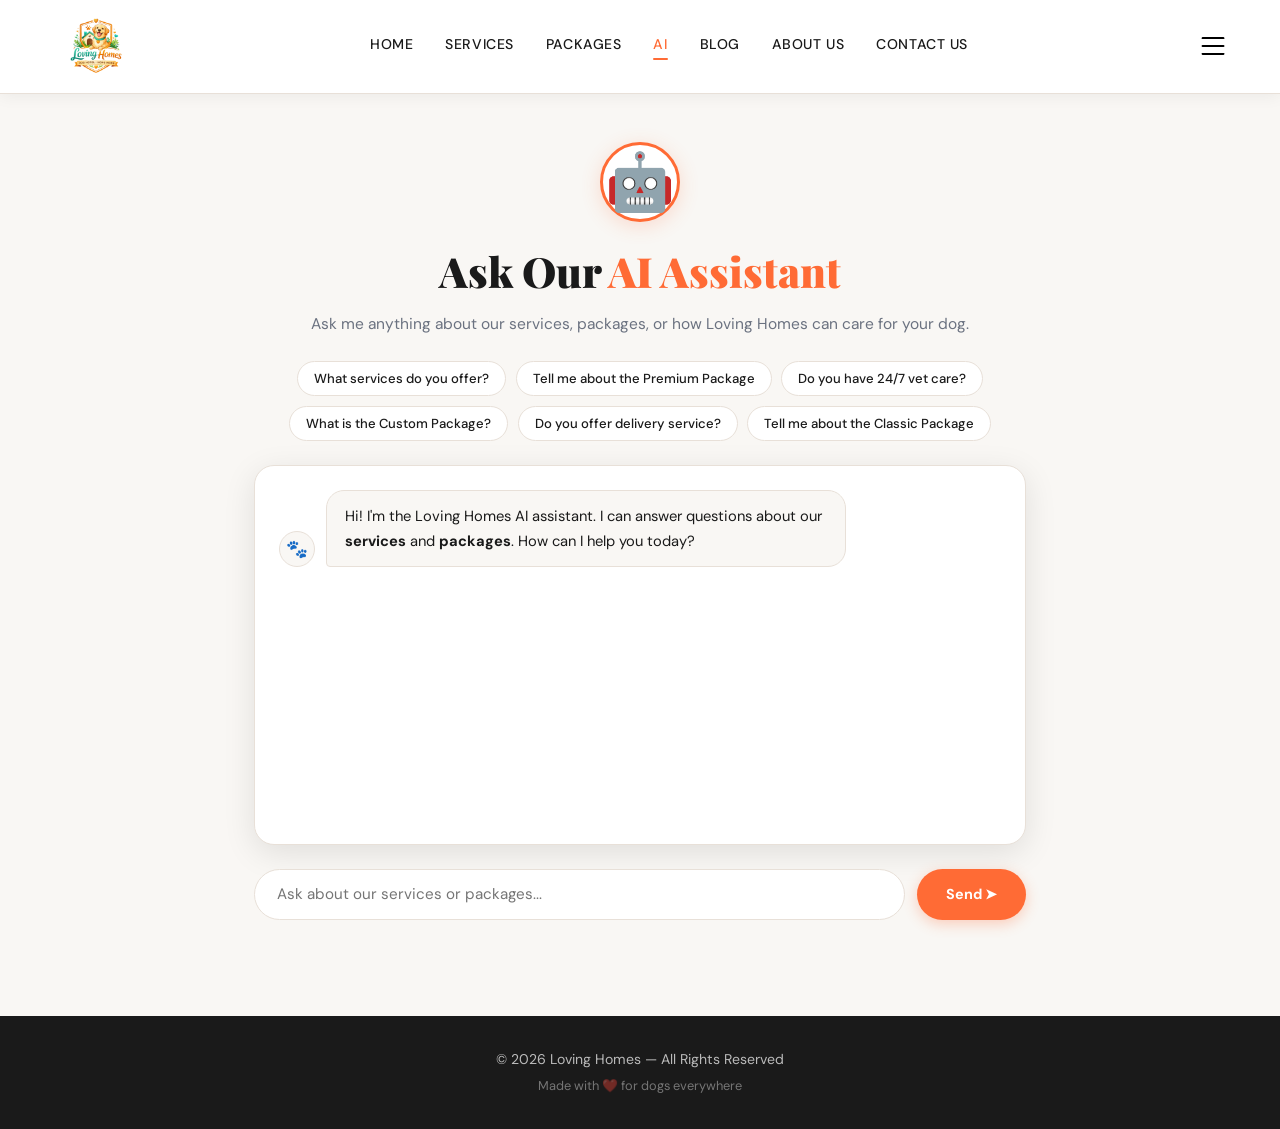
<file: gh_ai.html>
<!DOCTYPE html>
<html lang="en">
<head>
    <meta charset="UTF-8">
    <meta name="viewport" content="width=device-width, initial-scale=1.0">
    <title>Loving Homes – AI Assistant</title>
    <link rel="preconnect" href="https://fonts.googleapis.com">
    <link href="https://fonts.googleapis.com/css2?family=Playfair+Display:wght@700;900&family=DM+Sans:wght@300;400;500;600&display=swap" rel="stylesheet">
    <link rel="stylesheet" href="./CSS/ai.css">
</head>
<body>

    <!-- ========== HEADER ========== -->
    <header class="navbar" id="navbar">
        <div class="nav-logo">
            <img src="./Images/LOGO.png" alt="Loving Homes Logo">
        </div>
        <nav class="nav-links" id="navLinks">
            <a href="./index.html">HOME</a>
            <a href="./services.html">Services</a>
            <a href="./packages.html">Packages</a>
            <a href="./ai.html" class="active">AI</a>
            <a href="./blog.html">Blog</a>
            <a href="./about.html">About Us</a>
            <a href="./contact.html">Contact Us</a>
        </nav>
        <a href="./settings.html" class="menu-btn" aria-label="Settings">
    <img src="./Images/menu.png" alt="Menu">
</a>
    </header>

    <!-- ========== AI PAGE ========== -->
    <section class="ai-section">
        <div class="ai-header">
            <div class="ai-avatar">🤖</div>
            <h1>Ask Our <span>AI Assistant</span></h1>
            <p>Ask me anything about our services, packages, or how Loving Homes can care for your dog.</p>
        </div>

        <!-- Suggested questions -->
        <div class="suggestions">
            <button class="suggestion-btn" onclick="askSuggestion(this)">What services do you offer?</button>
            <button class="suggestion-btn" onclick="askSuggestion(this)">Tell me about the Premium Package</button>
            <button class="suggestion-btn" onclick="askSuggestion(this)">Do you have 24/7 vet care?</button>
            <button class="suggestion-btn" onclick="askSuggestion(this)">What is the Custom Package?</button>
            <button class="suggestion-btn" onclick="askSuggestion(this)">Do you offer delivery service?</button>
            <button class="suggestion-btn" onclick="askSuggestion(this)">Tell me about the Classic Package</button>
        </div>

        <!-- Chat window -->
        <div class="chat-window" id="chatWindow">
            <div class="message bot">
                <div class="msg-avatar">🐾</div>
                <div class="msg-bubble">
                    Hi! I'm the Loving Homes AI assistant. I can answer questions about our <strong>services</strong> and <strong>packages</strong>. How can I help you today?
                </div>
            </div>
        </div>

        <!-- Input -->
        <div class="chat-input-wrap">
            <input
                type="text"
                id="chatInput"
                class="chat-input"
                placeholder="Ask about our services or packages..."
                autocomplete="off"
                maxlength="200"
            >
            <button class="send-btn" id="sendBtn" onclick="sendMessage()">Send ➤</button>
        </div>
    </section>

    <!-- ========== FOOTER ========== -->
    <footer class="footer">
        <p>© 2026 Loving Homes — All Rights Reserved</p>
        <p class="footer-sub">Made with ❤️ for dogs everywhere</p>
    </footer>

    <script src="./javascript/ai.js"></script>
</body>
</html>
</file>
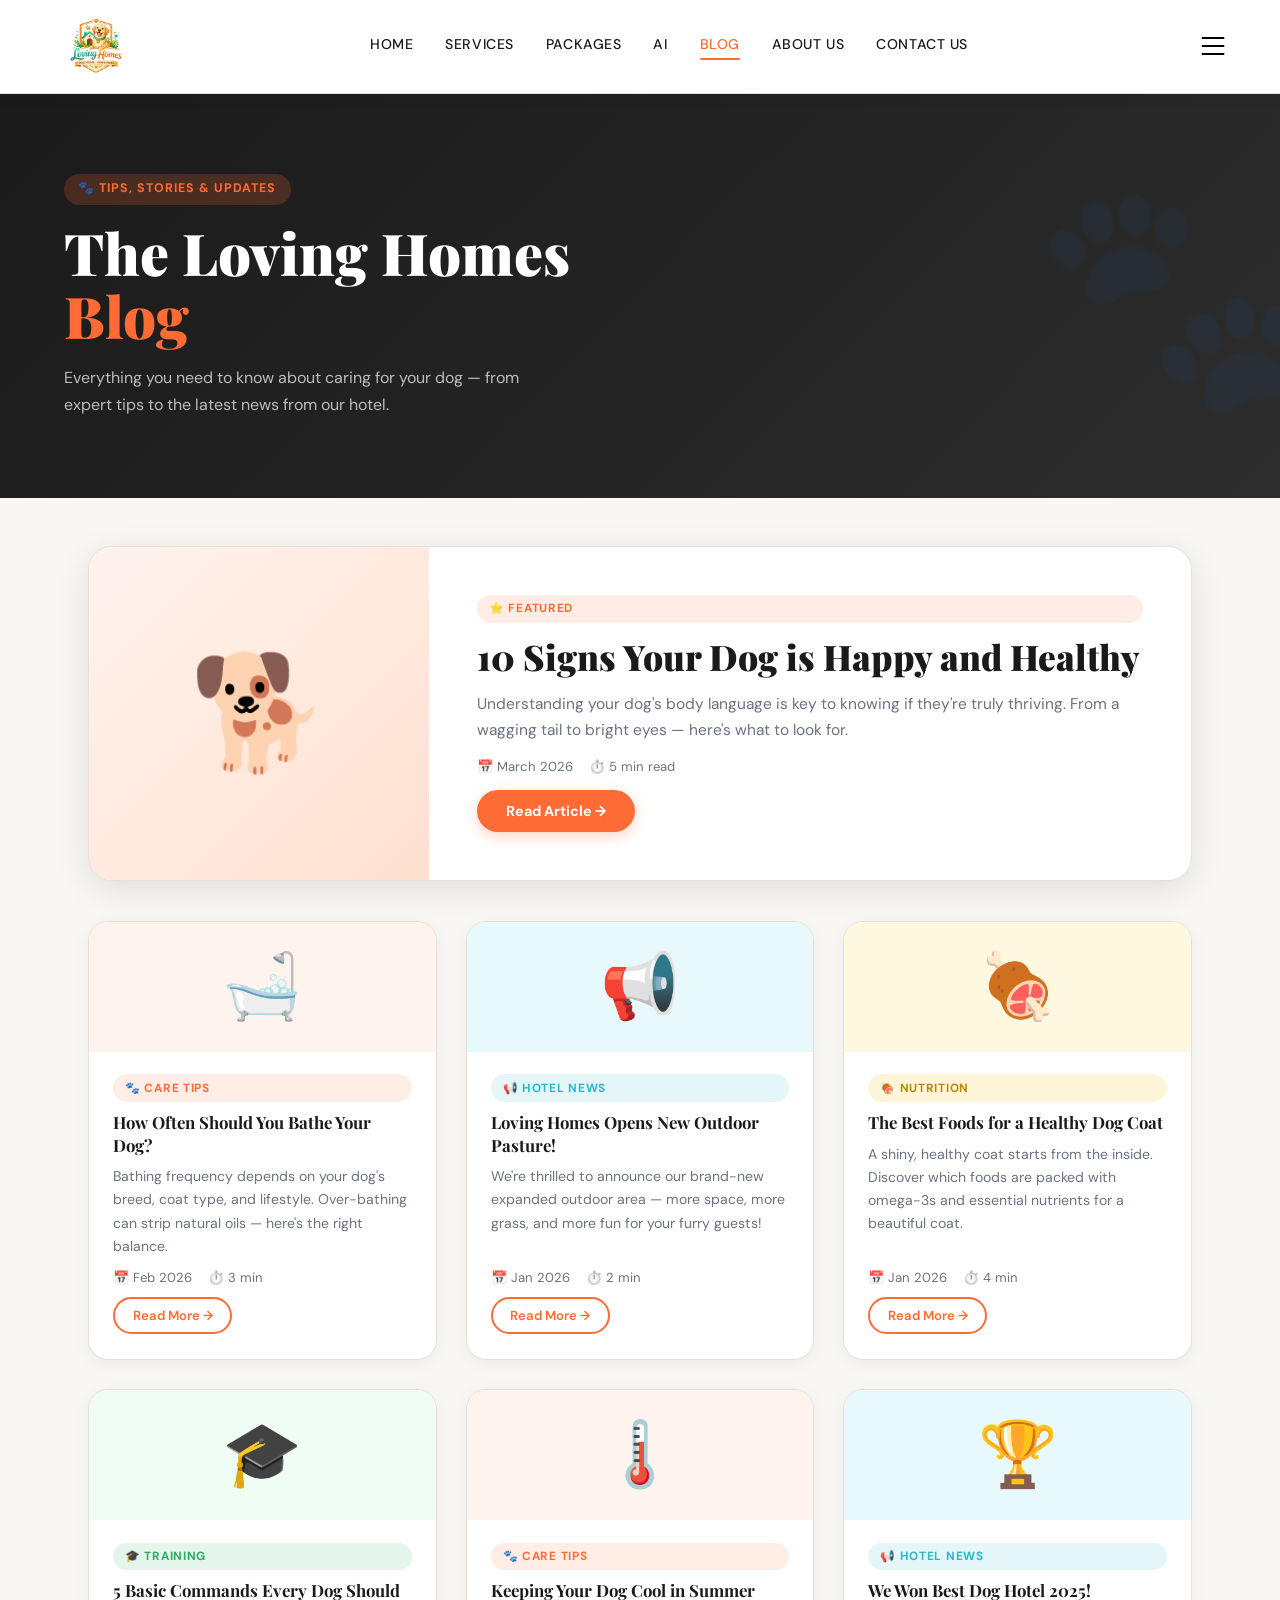
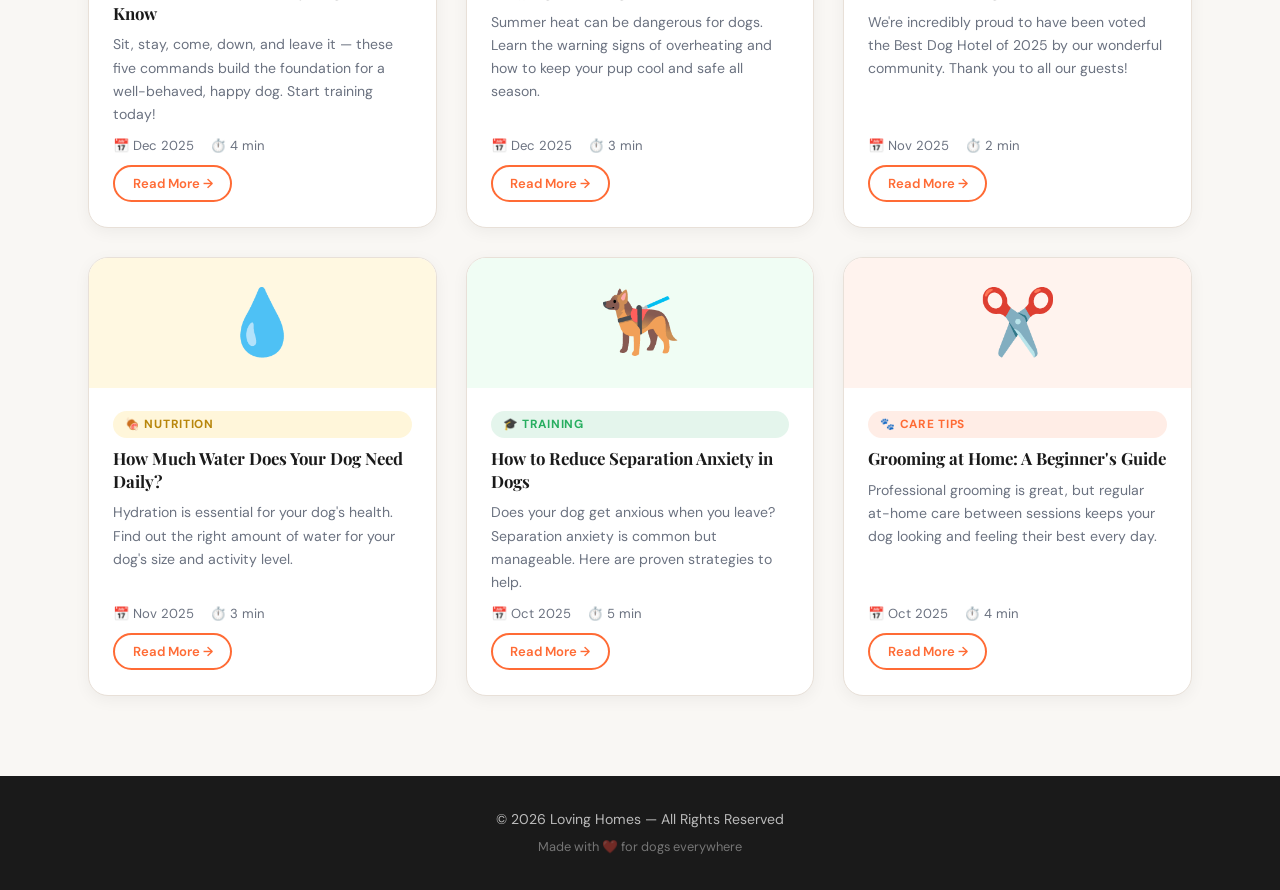
<file: gh_blog.html>
<!DOCTYPE html>
<html lang="en">
<head>
    <meta charset="UTF-8">
    <meta name="viewport" content="width=device-width, initial-scale=1.0">
    <title>Loving Homes – Blog</title>
    <link rel="preconnect" href="https://fonts.googleapis.com">
    <link href="https://fonts.googleapis.com/css2?family=Playfair+Display:wght@700;900&family=DM+Sans:wght@300;400;500;600&display=swap" rel="stylesheet">
    <link rel="stylesheet" href="./CSS/blog.css">
    <link rel="stylesheet" href="./CSS/darkmode.css">
    <script src="./javascript/darkmode.js"></script>
</head>
<body>

    <header class="navbar" id="navbar">
        <div class="nav-logo">
            <img src="./Images/LOGO.png" alt="Loving Homes Logo">
        </div>
        <nav class="nav-links" id="navLinks">
            <a href="./index.html"    data-en="HOME"       data-zh="首页">HOME</a>
            <a href="./services.html" data-en="Services"   data-zh="服务">Services</a>
            <a href="./packages.html" data-en="Packages"   data-zh="套餐">Packages</a>
            <a href="./ai.html"       data-en="AI"         data-zh="AI">AI</a>
            <a href="./blog.html"     data-en="Blog"       data-zh="博客" class="active">Blog</a>
            <a href="./about.html"    data-en="About Us"   data-zh="关于我们">About Us</a>
            <a href="./contact.html"  data-en="Contact Us" data-zh="联系我们">Contact Us</a>
        </nav>
        <a href="./settings.html" class="menu-btn" aria-label="Settings">
            <img src="./Images/menu.png" alt="Menu">
        </a>
    </header>

    <!-- HERO -->
    <div class="blog-hero">
        <div class="blog-hero-content">
            <span class="hero-tag" data-en="🐾 Tips, Stories & Updates" data-zh="🐾 技巧、故事与资讯">🐾 Tips, Stories & Updates</span>
            <h1 data-en="The Loving Homes <span>Blog</span>" data-zh="温馨之家<span>博客</span>">The Loving Homes <span>Blog</span></h1>
            <p data-en="Everything you need to know about caring for your dog — from expert tips to the latest news from our hotel."
               data-zh="关于狗狗护理您需要知道的一切——从专家建议到我们旅馆的最新动态。">Everything you need to know about caring for your dog — from expert tips to the latest news from our hotel.</p>
        </div>
        <div class="paw-bg">🐾</div>
    </div>

    <!-- FEATURED POST -->
    <section class="featured-section">
        <div class="featured-card" id="featuredCard">
            <div class="featured-img">
                <div class="featured-emoji">🐕</div>
            </div>
            <div class="featured-content">
                <span class="post-tag orange" data-en="⭐ Featured" data-zh="⭐ 精选">⭐ Featured</span>
                <h2 data-en="10 Signs Your Dog is Happy and Healthy"
                    data-zh="10个迹象表明您的狗狗快乐又健康">10 Signs Your Dog is Happy and Healthy</h2>
                <p data-en="Understanding your dog's body language is key to knowing if they're truly thriving. From a wagging tail to bright eyes — here's what to look for."
                   data-zh="了解您的狗狗的肢体语言是判断它是否真正健康的关键。从摇摆的尾巴到明亮的眼睛——这里是您需要关注的信号。">Understanding your dog's body language is key to knowing if they're truly thriving. From a wagging tail to bright eyes — here's what to look for.</p>
                <div class="post-meta">
                    <span>📅 March 2026</span>
                    <span>⏱️ <span data-en="5 min read" data-zh="5分钟阅读">5 min read</span></span>
                </div>
                <button class="btn-read" onclick="openPost('featured')"
                        data-en="Read Article →" data-zh="阅读文章 →">Read Article →</button>
            </div>
        </div>
    </section>

    <section class="blog-section">
        <div class="posts-grid" id="postsGrid">

            <!-- Post 1 -->
            <div class="post-card" data-cat="tips">
                <div class="post-emoji-wrap" style="background:#fff3ee">🛁</div>
                <div class="post-body">
                    <span class="post-tag orange" data-en="🐾 Care Tips" data-zh="🐾 护理技巧">🐾 Care Tips</span>
                    <h3 data-en="How Often Should You Bathe Your Dog?"
                        data-zh="您应该多久给狗狗洗一次澡？">How Often Should You Bathe Your Dog?</h3>
                    <p data-en="Bathing frequency depends on your dog's breed, coat type, and lifestyle. Over-bathing can strip natural oils — here's the right balance."
                       data-zh="洗澡频率取决于您的狗狗的品种、毛发类型和生活习惯。过度洗澡会破坏天然油脂——以下是正确的平衡方法。">Bathing frequency depends on your dog's breed, coat type, and lifestyle. Over-bathing can strip natural oils — here's the right balance.</p>
                    <div class="post-meta"><span>📅 Feb 2026</span><span>⏱️ <span data-en="3 min" data-zh="3分钟">3 min</span></span></div>
                    <button class="btn-read-sm" onclick="openPost('bathe')"
                            data-en="Read More →" data-zh="阅读更多 →">Read More →</button>
                </div>
            </div>

            <!-- Post 2 -->
            <div class="post-card" data-cat="news">
                <div class="post-emoji-wrap" style="background:#e8f9fb">📢</div>
                <div class="post-body">
                    <span class="post-tag teal" data-en="📢 Hotel News" data-zh="📢 旅馆动态">📢 Hotel News</span>
                    <h3 data-en="Loving Homes Opens New Outdoor Pasture!"
                        data-zh="温馨之家开放全新户外草地！">Loving Homes Opens New Outdoor Pasture!</h3>
                    <p data-en="We're thrilled to announce our brand-new expanded outdoor area — more space, more grass, and more fun for your furry guests!"
                       data-zh="我们很高兴宣布全新扩建的户外区域——更多空间、更多草地，为您的毛茸茸的客人提供更多乐趣！">We're thrilled to announce our brand-new expanded outdoor area — more space, more grass, and more fun for your furry guests!</p>
                    <div class="post-meta"><span>📅 Jan 2026</span><span>⏱️ <span data-en="2 min" data-zh="2分钟">2 min</span></span></div>
                    <button class="btn-read-sm" onclick="openPost('pasture')"
                            data-en="Read More →" data-zh="阅读更多 →">Read More →</button>
                </div>
            </div>

            <!-- Post 3 -->
            <div class="post-card" data-cat="nutrition">
                <div class="post-emoji-wrap" style="background:#fff8e1">🍖</div>
                <div class="post-body">
                    <span class="post-tag yellow" data-en="🍖 Nutrition" data-zh="🍖 营养">🍖 Nutrition</span>
                    <h3 data-en="The Best Foods for a Healthy Dog Coat"
                        data-zh="让狗狗毛发亮丽的最佳食物">The Best Foods for a Healthy Dog Coat</h3>
                    <p data-en="A shiny, healthy coat starts from the inside. Discover which foods are packed with omega-3s and essential nutrients for a beautiful coat."
                       data-zh="光亮健康的毛发从内而外开始。了解哪些食物富含欧米伽-3和必需营养素，让毛发更美丽。">A shiny, healthy coat starts from the inside. Discover which foods are packed with omega-3s and essential nutrients for a beautiful coat.</p>
                    <div class="post-meta"><span>📅 Jan 2026</span><span>⏱️ <span data-en="4 min" data-zh="4分钟">4 min</span></span></div>
                    <button class="btn-read-sm" onclick="openPost('coat')"
                            data-en="Read More →" data-zh="阅读更多 →">Read More →</button>
                </div>
            </div>

            <!-- Post 4 -->
            <div class="post-card" data-cat="training">
                <div class="post-emoji-wrap" style="background:#f0fdf4">🎓</div>
                <div class="post-body">
                    <span class="post-tag green" data-en="🎓 Training" data-zh="🎓 训练">🎓 Training</span>
                    <h3 data-en="5 Basic Commands Every Dog Should Know"
                        data-zh="每只狗狗都应该掌握的5个基本指令">5 Basic Commands Every Dog Should Know</h3>
                    <p data-en="Sit, stay, come, down, and leave it — these five commands build the foundation for a well-behaved, happy dog. Start training today!"
                       data-zh="坐下、等待、过来、趴下和放开——这五个指令是培养听话快乐狗狗的基础。今天就开始训练吧！">Sit, stay, come, down, and leave it — these five commands build the foundation for a well-behaved, happy dog. Start training today!</p>
                    <div class="post-meta"><span>📅 Dec 2025</span><span>⏱️ <span data-en="4 min" data-zh="4分钟">4 min</span></span></div>
                    <button class="btn-read-sm" onclick="openPost('commands')"
                            data-en="Read More →" data-zh="阅读更多 →">Read More →</button>
                </div>
            </div>

            <!-- Post 5 -->
            <div class="post-card" data-cat="tips">
                <div class="post-emoji-wrap" style="background:#fff3ee">🌡️</div>
                <div class="post-body">
                    <span class="post-tag orange" data-en="🐾 Care Tips" data-zh="🐾 护理技巧">🐾 Care Tips</span>
                    <h3 data-en="Keeping Your Dog Cool in Summer"
                        data-zh="夏天如何让您的狗狗保持凉爽">Keeping Your Dog Cool in Summer</h3>
                    <p data-en="Summer heat can be dangerous for dogs. Learn the warning signs of overheating and how to keep your pup cool and safe all season."
                       data-zh="夏季高温对狗狗来说可能很危险。了解中暑的警告信号，以及如何在整个夏季保持您的狗狗凉爽安全。">Summer heat can be dangerous for dogs. Learn the warning signs of overheating and how to keep your pup cool and safe all season.</p>
                    <div class="post-meta"><span>📅 Dec 2025</span><span>⏱️ <span data-en="3 min" data-zh="3分钟">3 min</span></span></div>
                    <button class="btn-read-sm" onclick="openPost('summer')"
                            data-en="Read More →" data-zh="阅读更多 →">Read More →</button>
                </div>
            </div>

            <!-- Post 6 -->
            <div class="post-card" data-cat="news">
                <div class="post-emoji-wrap" style="background:#e8f9fb">🏆</div>
                <div class="post-body">
                    <span class="post-tag teal" data-en="📢 Hotel News" data-zh="📢 旅馆动态">📢 Hotel News</span>
                    <h3 data-en="We Won Best Dog Hotel 2025!"
                        data-zh="我们荣获2025年最佳宠物旅馆！">We Won Best Dog Hotel 2025!</h3>
                    <p data-en="We're incredibly proud to have been voted the Best Dog Hotel of 2025 by our wonderful community. Thank you to all our guests!"
                       data-zh="我们非常自豪地被我们出色的社区评选为2025年最佳宠物旅馆。感谢所有客人！">We're incredibly proud to have been voted the Best Dog Hotel of 2025 by our wonderful community. Thank you to all our guests!</p>
                    <div class="post-meta"><span>📅 Nov 2025</span><span>⏱️ <span data-en="2 min" data-zh="2分钟">2 min</span></span></div>
                    <button class="btn-read-sm" onclick="openPost('award')"
                            data-en="Read More →" data-zh="阅读更多 →">Read More →</button>
                </div>
            </div>

            <!-- Post 7 -->
            <div class="post-card" data-cat="nutrition">
                <div class="post-emoji-wrap" style="background:#fff8e1">💧</div>
                <div class="post-body">
                    <span class="post-tag yellow" data-en="🍖 Nutrition" data-zh="🍖 营养">🍖 Nutrition</span>
                    <h3 data-en="How Much Water Does Your Dog Need Daily?"
                        data-zh="您的狗狗每天需要喝多少水？">How Much Water Does Your Dog Need Daily?</h3>
                    <p data-en="Hydration is essential for your dog's health. Find out the right amount of water for your dog's size and activity level."
                       data-zh="补水对您的狗狗健康至关重要。了解适合您的狗狗体型和活动量的正确饮水量。">Hydration is essential for your dog's health. Find out the right amount of water for your dog's size and activity level.</p>
                    <div class="post-meta"><span>📅 Nov 2025</span><span>⏱️ <span data-en="3 min" data-zh="3分钟">3 min</span></span></div>
                    <button class="btn-read-sm" onclick="openPost('water')"
                            data-en="Read More →" data-zh="阅读更多 →">Read More →</button>
                </div>
            </div>

            <!-- Post 8 -->
            <div class="post-card" data-cat="training">
                <div class="post-emoji-wrap" style="background:#f0fdf4">🐕‍🦺</div>
                <div class="post-body">
                    <span class="post-tag green" data-en="🎓 Training" data-zh="🎓 训练">🎓 Training</span>
                    <h3 data-en="How to Reduce Separation Anxiety in Dogs"
                        data-zh="如何减少狗狗的分离焦虑">How to Reduce Separation Anxiety in Dogs</h3>
                    <p data-en="Does your dog get anxious when you leave? Separation anxiety is common but manageable. Here are proven strategies to help."
                       data-zh="您的狗狗在您离开时会焦虑吗？分离焦虑很常见但可以控制。这里有经过验证的有效策略。">Does your dog get anxious when you leave? Separation anxiety is common but manageable. Here are proven strategies to help.</p>
                    <div class="post-meta"><span>📅 Oct 2025</span><span>⏱️ <span data-en="5 min" data-zh="5分钟">5 min</span></span></div>
                    <button class="btn-read-sm" onclick="openPost('anxiety')"
                            data-en="Read More →" data-zh="阅读更多 →">Read More →</button>
                </div>
            </div>

            <!-- Post 9 -->
            <div class="post-card" data-cat="tips">
                <div class="post-emoji-wrap" style="background:#fff3ee">✂️</div>
                <div class="post-body">
                    <span class="post-tag orange" data-en="🐾 Care Tips" data-zh="🐾 护理技巧">🐾 Care Tips</span>
                    <h3 data-en="Grooming at Home: A Beginner's Guide"
                        data-zh="居家美容：初学者指南">Grooming at Home: A Beginner's Guide</h3>
                    <p data-en="Professional grooming is great, but regular at-home care between sessions keeps your dog looking and feeling their best every day."
                       data-zh="专业美容很重要，但在两次专业护理之间定期进行家庭护理，能让您的狗狗每天都保持最佳状态。">Professional grooming is great, but regular at-home care between sessions keeps your dog looking and feeling their best every day.</p>
                    <div class="post-meta"><span>📅 Oct 2025</span><span>⏱️ <span data-en="4 min" data-zh="4分钟">4 min</span></span></div>
                    <button class="btn-read-sm" onclick="openPost('grooming')"
                            data-en="Read More →" data-zh="阅读更多 →">Read More →</button>
                </div>
            </div>

        </div>
    </section>

    <!-- MODAL -->
    <div class="modal-overlay" id="modalOverlay" onclick="closeModal()">
        <div class="modal-box" onclick="event.stopPropagation()">
            <button class="modal-close" onclick="closeModal()">✕</button>
            <div class="modal-emoji" id="modalEmoji"></div>
            <span class="post-tag" id="modalTag"></span>
            <h2 id="modalTitle"></h2>
            <div class="modal-meta" id="modalMeta"></div>
            <div class="modal-body" id="modalBody"></div>
        </div>
    </div>

    <!-- FOOTER -->
    <footer class="footer">
        <p data-en="© 2026 Loving Homes — All Rights Reserved" data-zh="© 2026 温馨之家 — 版权所有">© 2026 Loving Homes — All Rights Reserved</p>
        <p class="footer-sub" data-en="Made with ❤️ for dogs everywhere" data-zh="用 ❤️ 为世界各地的狗狗而制作">Made with ❤️ for dogs everywhere</p>
    </footer>

    <script src="./javascript/translate.js"></script>
    <script src="./javascript/blog.js"></script>
</body>
</html>
</file>
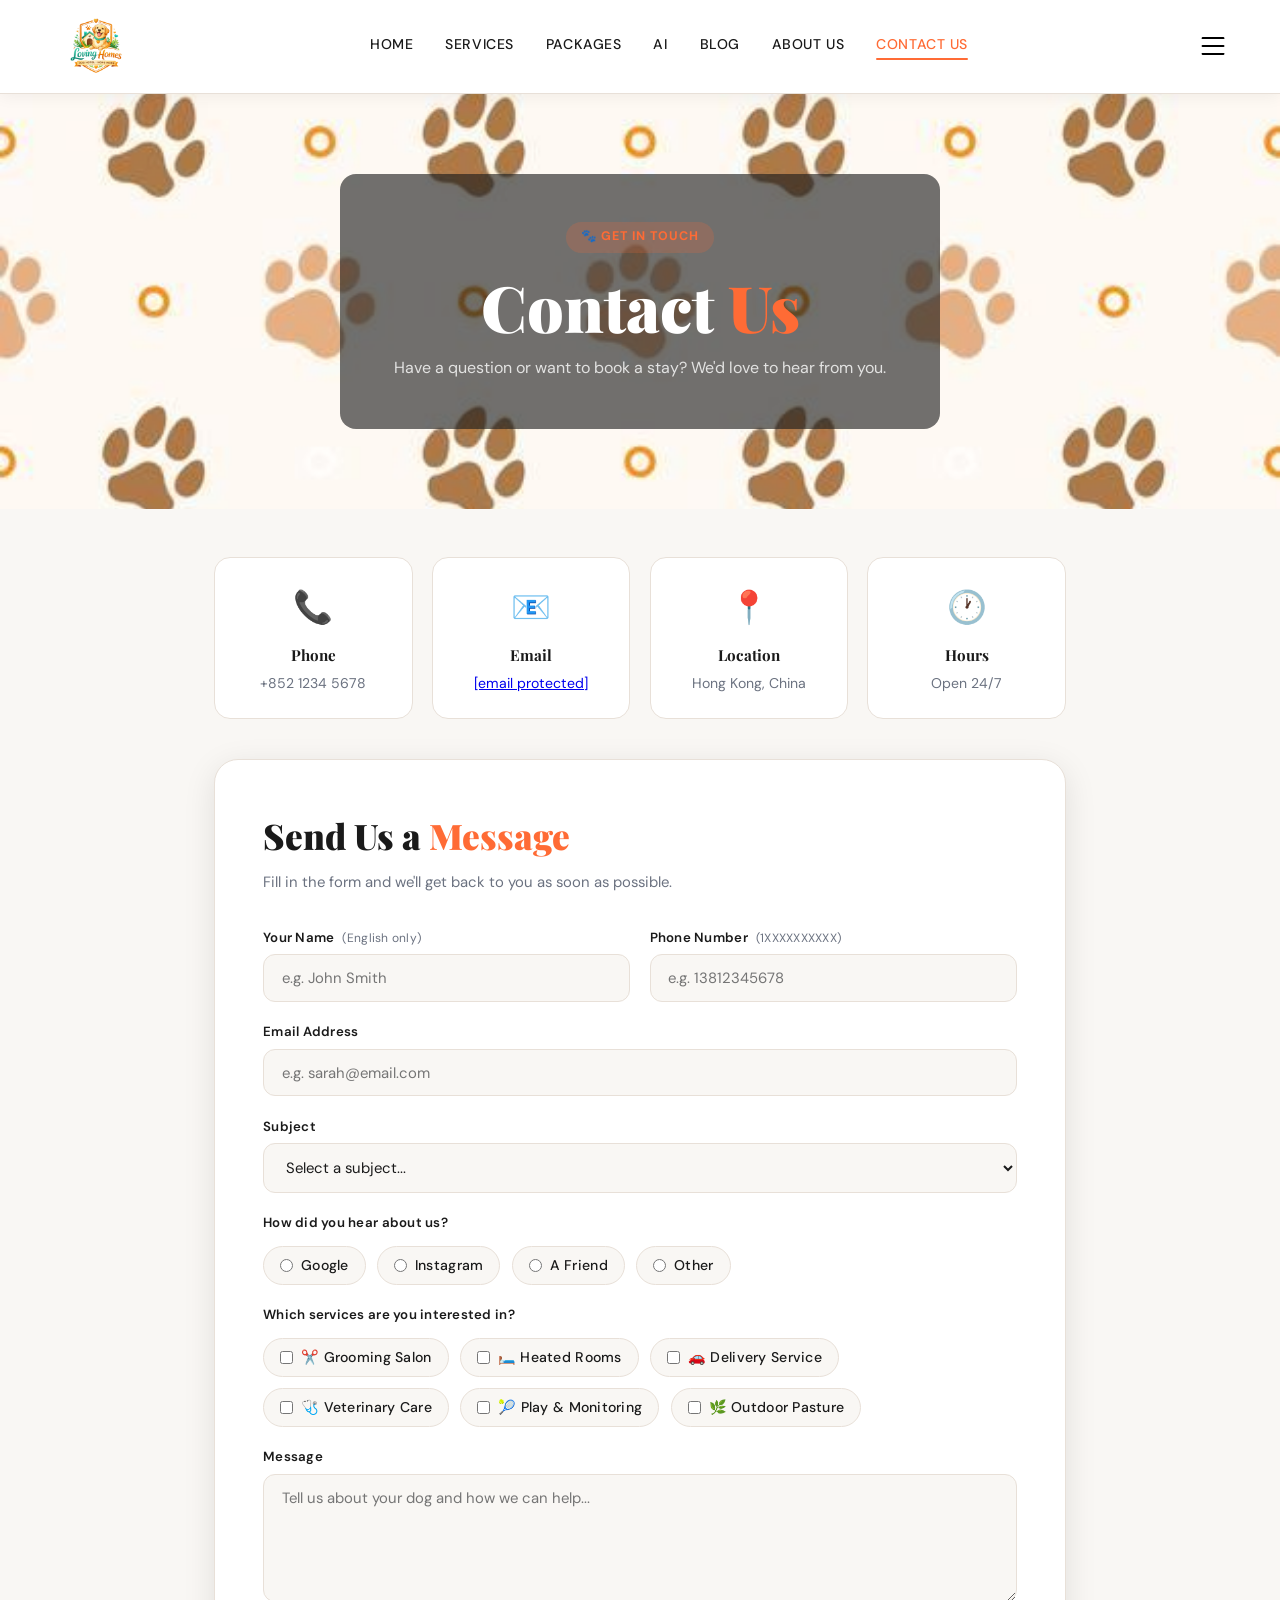
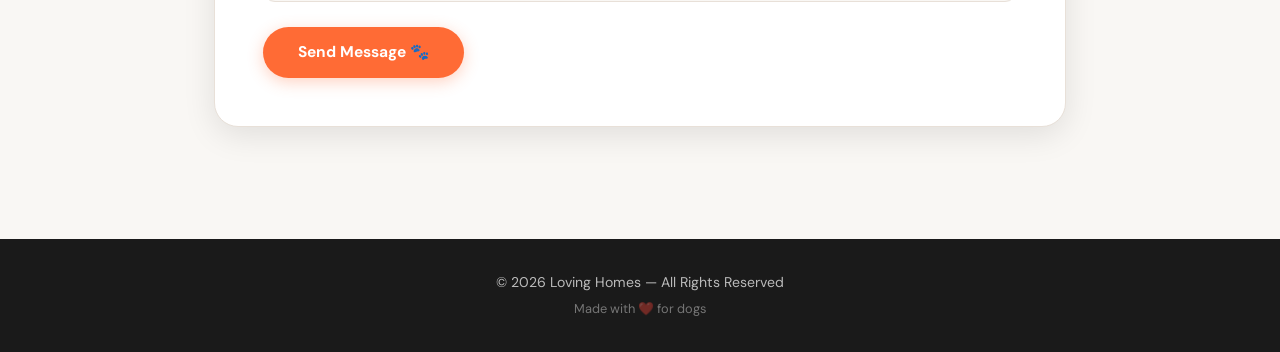
<file: gh_contact.html>
<!DOCTYPE html>
<html lang="en">
<head>
    <meta charset="UTF-8">
    <meta name="viewport" content="width=device-width, initial-scale=1.0">
    <title>Loving Homes – Contact Us</title>
    <link rel="preconnect" href="https://fonts.googleapis.com">
    <link href="https://fonts.googleapis.com/css2?family=Playfair+Display:wght@700;900&family=DM+Sans:wght@300;400;500;600&display=swap" rel="stylesheet">
    <link rel="stylesheet" href="./CSS/contact.css">
    <link rel="stylesheet" href="./CSS/darkmode.css">
    <script src="./javascript/darkmode.js"></script>
</head>
<body>

    <header class="navbar" id="navbar">
        <div class="nav-logo">
            <img src="./Images/LOGO.png" alt="Loving Homes Logo">
        </div>
        <nav class="nav-links" id="navLinks">
            <a href="./index.html"    data-en="HOME"       data-zh="首页">HOME</a>
            <a href="./services.html" data-en="Services"   data-zh="服务">Services</a>
            <a href="./packages.html" data-en="Packages"   data-zh="套餐">Packages</a>
            <a href="./ai.html"       data-en="AI"         data-zh="AI">AI</a>
            <a href="./blog.html"     data-en="Blog"       data-zh="博客">Blog</a>
            <a href="./about.html"    data-en="About Us"   data-zh="关于我们">About Us</a>
            <a href="./contact.html"  data-en="Contact Us" data-zh="联系我们" class="active">Contact Us</a>
        </nav>
        <a href="./settings.html" class="menu-btn" aria-label="Settings">
            <img src="./Images/menu.png" alt="Menu">
        </a>
    </header>

    <!-- HERO -->
    <div class="contact-hero">
        <div class="contact-hero-overlay">
            <span class="hero-tag" data-en="🐾 Get In Touch" data-zh="🐾 联系我们">🐾 Get In Touch</span>
            <h1 data-en="Contact <span>Us</span>" data-zh="联系<span>我们</span>">Contact <span>Us</span></h1>
            <p data-en="Have a question or want to book a stay? We'd love to hear from you."
               data-zh="有问题或想预订住宿？我们很期待您的来信。">Have a question or want to book a stay? We'd love to hear from you.</p>
        </div>
    </div>

    <!-- MAIN CONTENT -->
    <section class="contact-section">

        <!-- Info Cards -->
        <div class="info-cards">
            <div class="info-card">
                <div class="info-icon">📞</div>
                <h3 data-en="Phone"    data-zh="电话">Phone</h3>
                <p>+852 1234 5678</p>
            </div>
            <div class="info-card">
                <div class="info-icon">📧</div>
                <h3 data-en="Email"    data-zh="电子邮件">Email</h3>
                <p><a href="/cdn-cgi/l/email-protection" class="__cf_email__" data-cfemail="6109040d0d0e210d0e17080f06090e0c04124f090a">[email&#160;protected]</a></p>
            </div>
            <div class="info-card">
                <div class="info-icon">📍</div>
                <h3 data-en="Location" data-zh="地址">Location</h3>
                <p data-en="Hong Kong, China" data-zh="中国香港">Hong Kong, China</p>
            </div>
            <div class="info-card">
                <div class="info-icon">🕐</div>
                <h3 data-en="Hours"    data-zh="营业时间">Hours</h3>
                <p data-en="Open 24/7" data-zh="全天候开放">Open 24/7</p>
            </div>
        </div>

        <!-- Contact Form -->
        <div class="form-wrap">
            <h2 data-en="Send Us a <span class='highlight'>Message</span>"
                data-zh="给我们<span class='highlight'>发送消息</span>">Send Us a <span class="highlight">Message</span></h2>
            <p class="form-sub"
               data-en="Fill in the form and we'll get back to you as soon as possible."
               data-zh="填写表格，我们会尽快回复您。">Fill in the form and we'll get back to you as soon as possible.</p>

            <div class="form" id="contactForm">
                <div class="form-row">
                    <div class="form-group">
                        <label data-en="Your Name <span class='field-note'>(English only)</span>"
                               data-zh="您的姓名 <span class='field-note'>（仅限英文）</span>">Your Name <span class="field-note">(English only)</span></label>
                        <input type="text" id="nameInput"
                               placeholder="e.g. John Smith"
                               data-en-placeholder="e.g. John Smith"
                               data-zh-placeholder="例：John Smith">
                    </div>
                    <div class="form-group">
                        <label data-en="Phone Number <span class='field-note'>(1XXXXXXXXXX)</span>"
                               data-zh="电话号码 <span class='field-note'>（1XXXXXXXXXX）</span>">Phone Number <span class="field-note">(1XXXXXXXXXX)</span></label>
                        <input type="tel" id="phoneInput"
                               placeholder="e.g. 13812345678"
                               data-en-placeholder="e.g. 13812345678"
                               data-zh-placeholder="例：13812345678">
                    </div>
                </div>
                <div class="form-group">
                    <label data-en="Email Address" data-zh="电子邮件地址">Email Address</label>
                    <input type="email" id="emailInput"
                           placeholder="e.g. sarah@email.com"
                           data-en-placeholder="e.g. sarah@email.com"
                           data-zh-placeholder="例：sarah@email.com">
                </div>
                <div class="form-group">
                    <label data-en="Subject" data-zh="主题">Subject</label>
                    <select id="subjectInput">
                        <option value=""        data-en="Select a subject..."  data-zh="请选择主题...">Select a subject...</option>
                        <option data-en="Book a Stay"          data-zh="预订住宿">Book a Stay</option>
                        <option data-en="Package Enquiry"      data-zh="套餐咨询">Package Enquiry</option>
                        <option data-en="Service Information"  data-zh="服务信息">Service Information</option>
                        <option data-en="Custom Package"       data-zh="定制套餐">Custom Package</option>
                        <option data-en="General Question"     data-zh="一般问题">General Question</option>
                    </select>
                </div>

                <!-- RADIO -->
                <div class="form-group">
                    <label data-en="How did you hear about us?" data-zh="您是如何了解我们的？">How did you hear about us?</label>
                    <div class="radio-group">
                        <label class="radio-label"><input type="radio" name="source" value="Google">
                            <span data-en="Google"    data-zh="谷歌">Google</span></label>
                        <label class="radio-label"><input type="radio" name="source" value="Instagram">
                            <span data-en="Instagram" data-zh="Instagram">Instagram</span></label>
                        <label class="radio-label"><input type="radio" name="source" value="Friend">
                            <span data-en="A Friend"  data-zh="朋友介绍">A Friend</span></label>
                        <label class="radio-label"><input type="radio" name="source" value="Other">
                            <span data-en="Other"     data-zh="其他">Other</span></label>
                    </div>
                </div>

                <!-- CHECKBOXES -->
                <div class="form-group">
                    <label data-en="Which services are you interested in?" data-zh="您对哪些服务感兴趣？">Which services are you interested in?</label>
                    <div class="checkbox-group">
                        <label class="checkbox-label"><input type="checkbox" value="Grooming">
                            <span data-en="✂️ Grooming Salon"   data-zh="✂️ 美容沙龙">✂️ Grooming Salon</span></label>
                        <label class="checkbox-label"><input type="checkbox" value="Rooms">
                            <span data-en="🛏️ Heated Rooms"     data-zh="🛏️ 暖气客房">🛏️ Heated Rooms</span></label>
                        <label class="checkbox-label"><input type="checkbox" value="Delivery">
                            <span data-en="🚗 Delivery Service" data-zh="🚗 接送服务">🚗 Delivery Service</span></label>
                        <label class="checkbox-label"><input type="checkbox" value="Vet">
                            <span data-en="🩺 Veterinary Care"  data-zh="🩺 兽医护理">🩺 Veterinary Care</span></label>
                        <label class="checkbox-label"><input type="checkbox" value="Play">
                            <span data-en="🎾 Play & Monitoring" data-zh="🎾 玩耍与监护">🎾 Play & Monitoring</span></label>
                        <label class="checkbox-label"><input type="checkbox" value="Pasture">
                            <span data-en="🌿 Outdoor Pasture"  data-zh="🌿 户外草地">🌿 Outdoor Pasture</span></label>
                    </div>
                </div>

                <div class="form-group">
                    <label data-en="Message" data-zh="留言">Message</label>
                    <textarea id="messageInput" rows="5"
                              placeholder="Tell us about your dog and how we can help..."
                              data-en-placeholder="Tell us about your dog and how we can help..."
                              data-zh-placeholder="请告诉我们您的狗狗情况以及我们能如何帮助您..."></textarea>
                </div>
                <button class="btn-send" onclick="submitForm()"
                        data-en="Send Message 🐾" data-zh="发送消息 🐾">Send Message 🐾</button>
            </div>

            <!-- Success -->
            <div class="success-msg" id="successMsg">
                <div class="success-icon">🎉</div>
                <h3 data-en="Message Sent!"       data-zh="消息已发送！">Message Sent!</h3>
                <p  data-en="Thank you for reaching out. We'll get back to you within 24 hours!"
                    data-zh="感谢您的联系，我们将在24小时内回复您！">Thank you for reaching out. We'll get back to you within 24 hours!</p>
            </div>
        </div>

    </section>

    <!-- FOOTER -->
    <footer class="footer">
        <p data-en="© 2026 Loving Homes — All Rights Reserved" data-zh="© 2026 温馨之家 — 版权所有">© 2026 Loving Homes — All Rights Reserved</p>
        <p class="footer-sub" data-en="Made with ❤️ for dogs" data-zh="用 ❤️ 为狗狗而制作">Made with ❤️ for dogs</p>
    </footer>
</file>
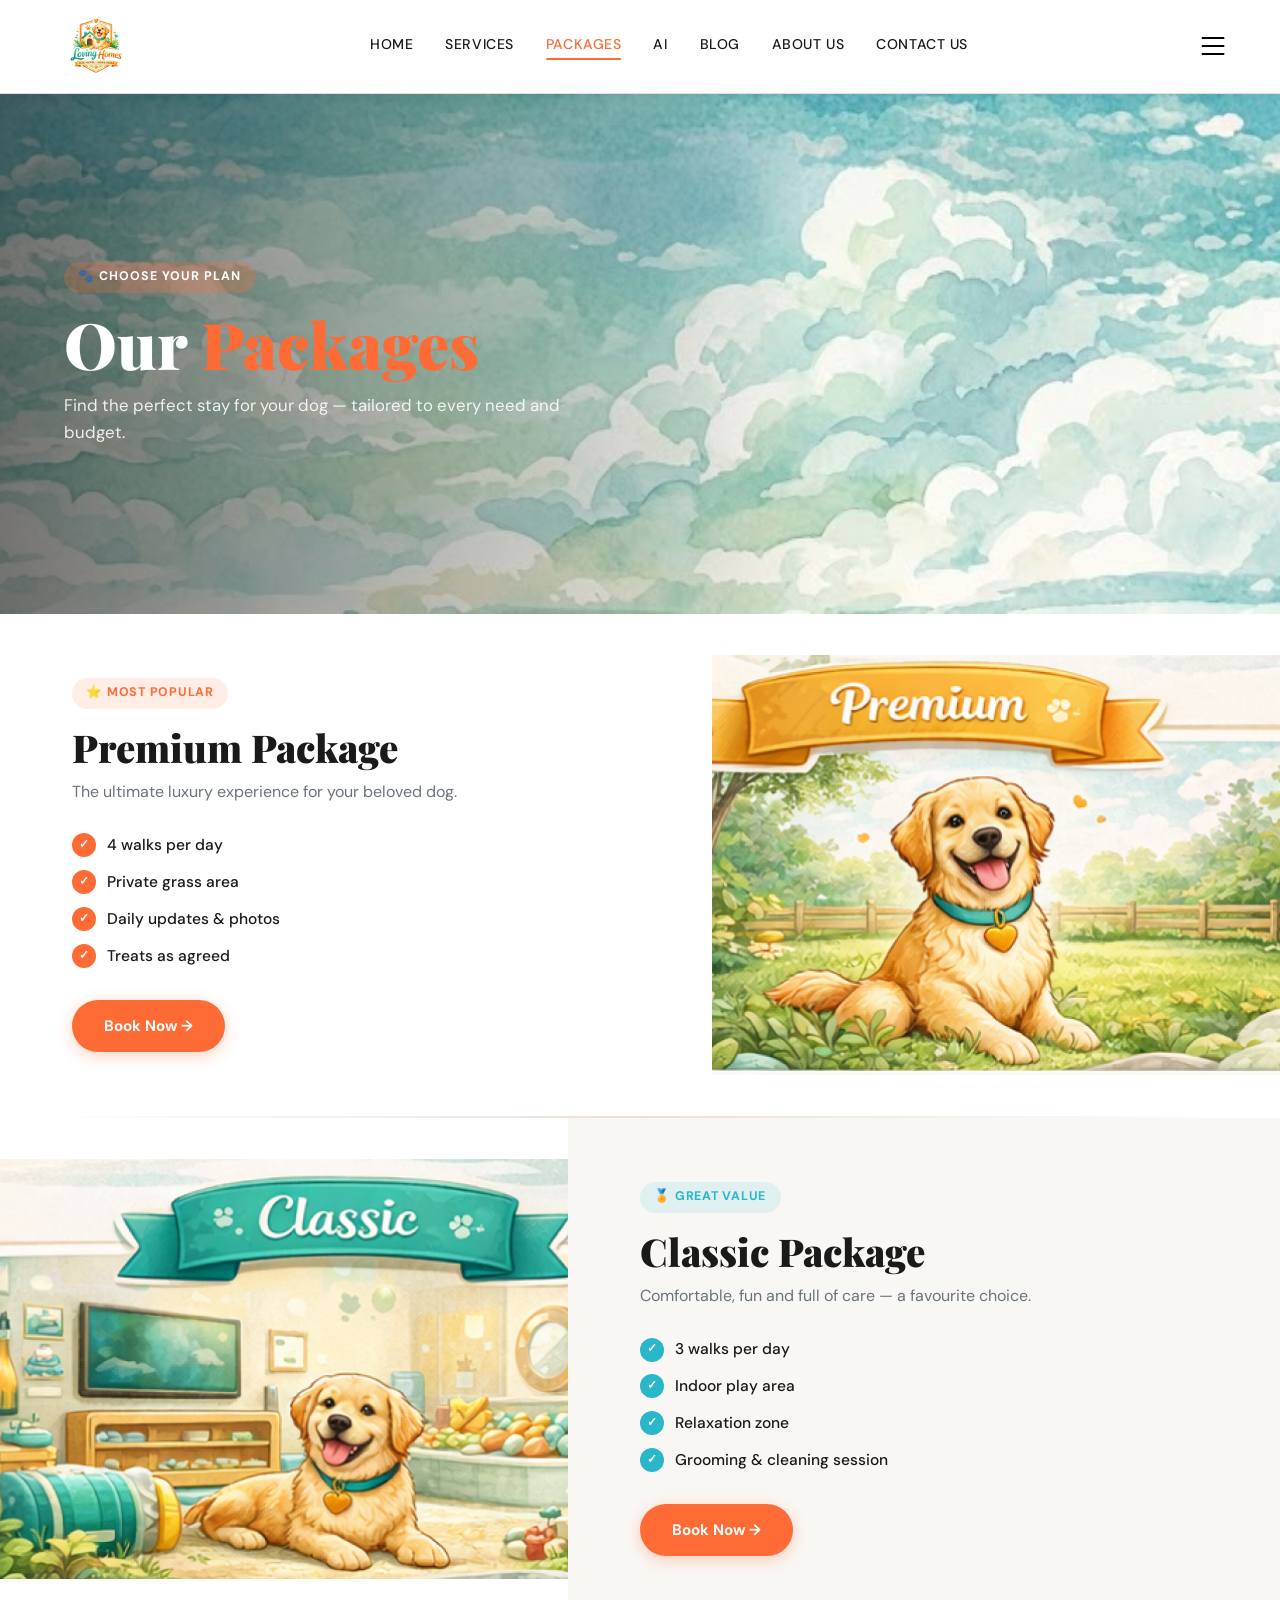
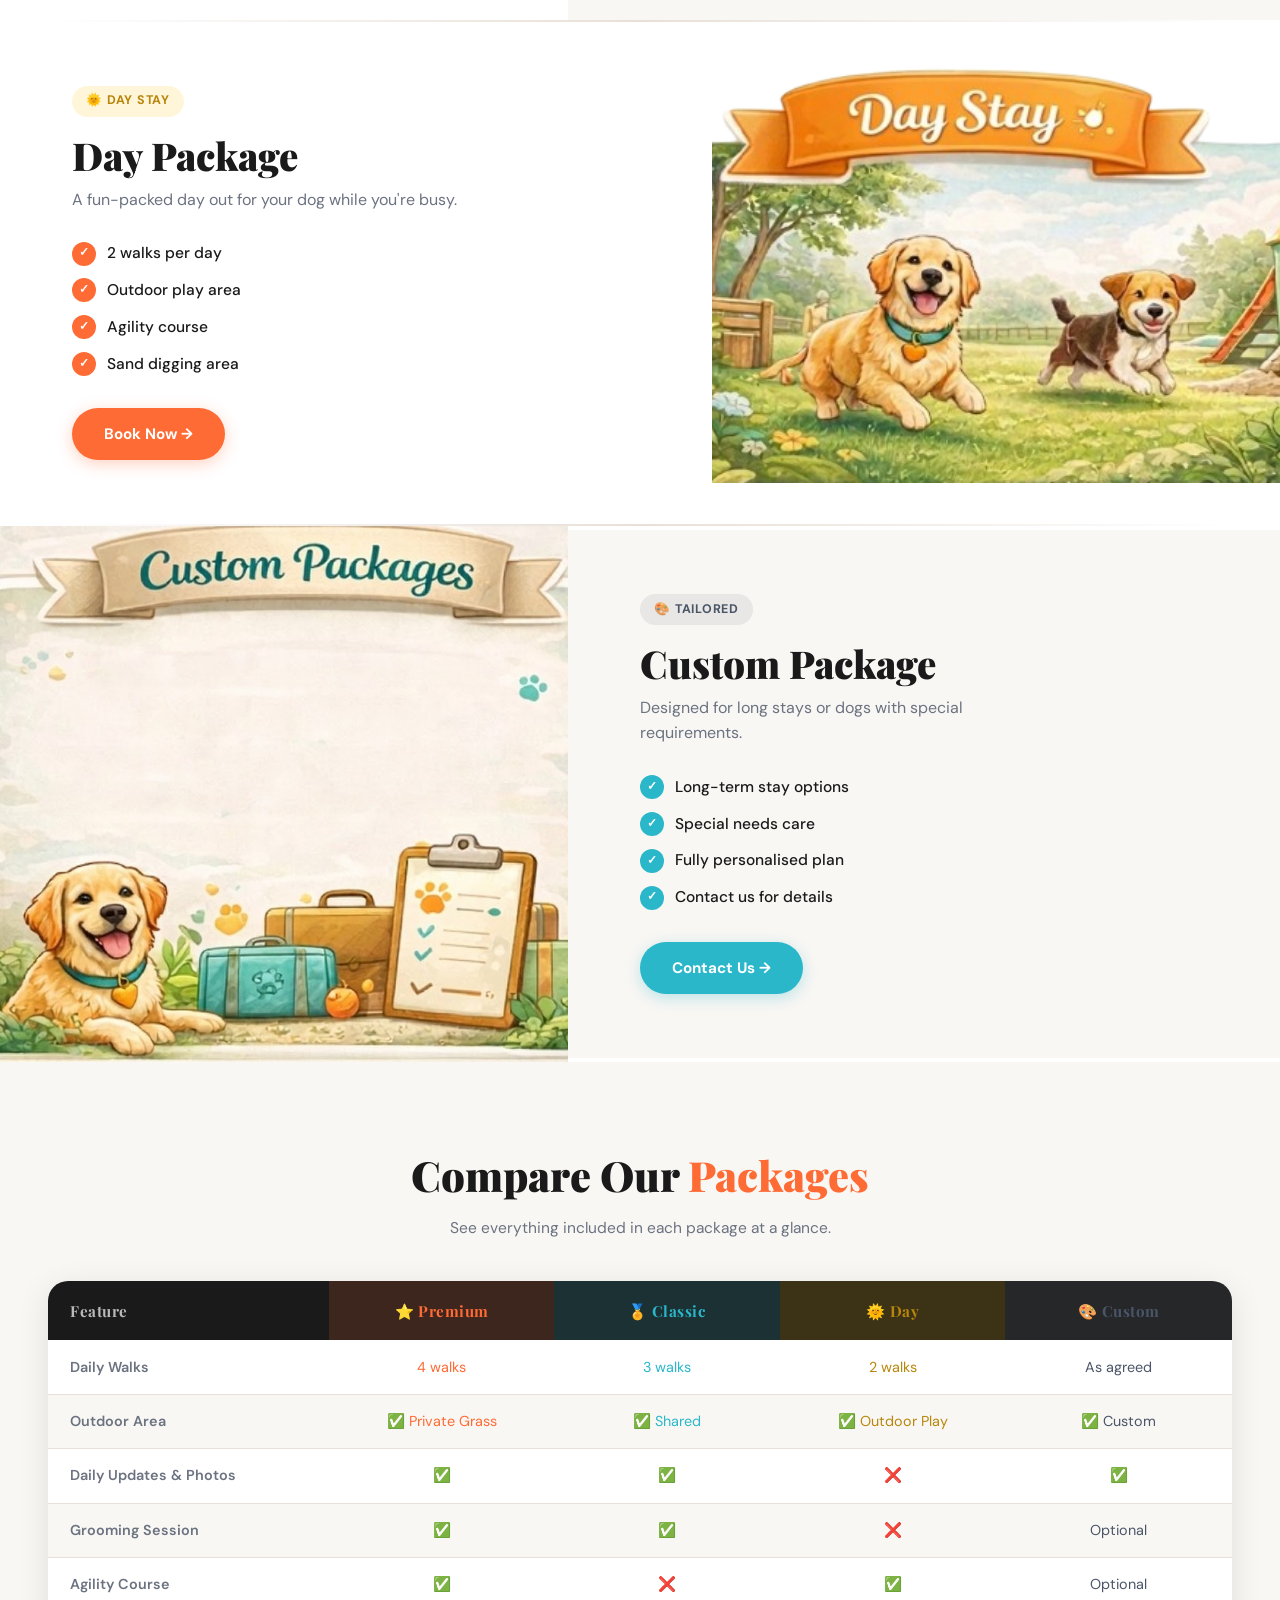
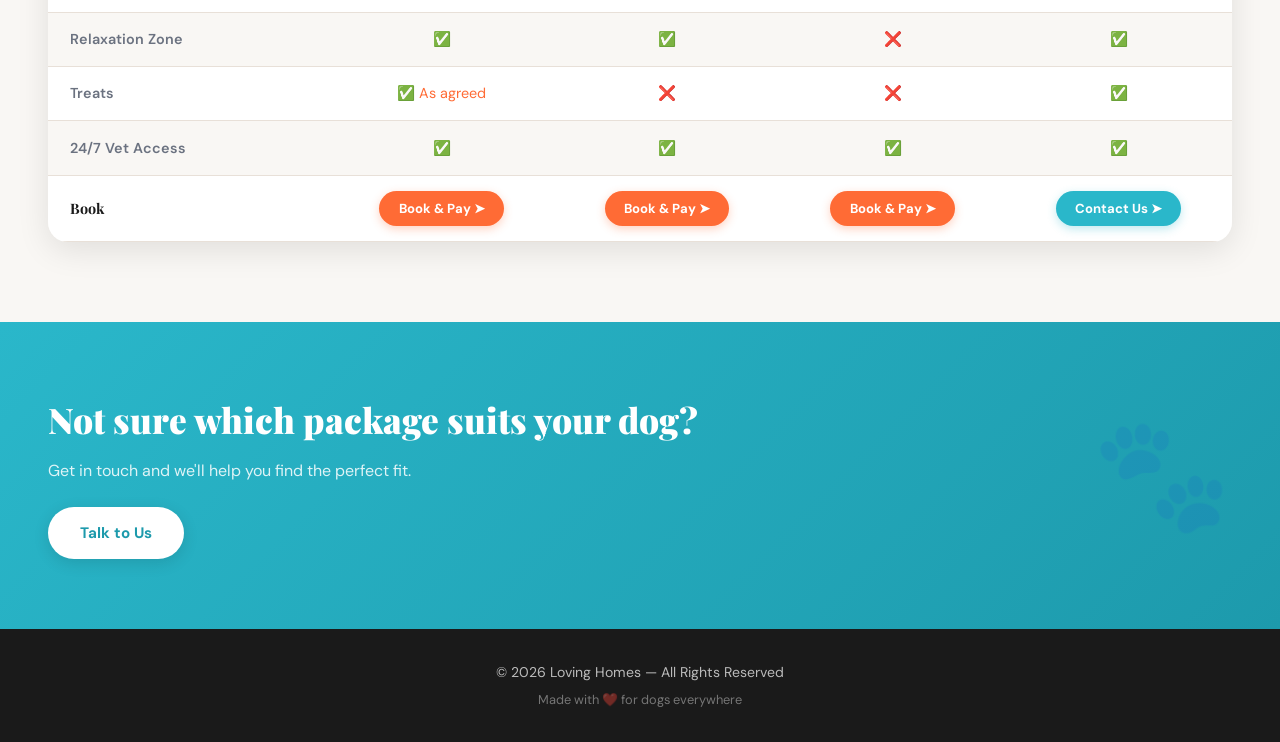
<file: gh_packages.html>
<!DOCTYPE html>
<html lang="en">
<head>
    <meta charset="UTF-8">
    <meta name="viewport" content="width=device-width, initial-scale=1.0">
    <title>Loving Homes – Packages</title>
    <link rel="preconnect" href="https://fonts.googleapis.com">
    <link href="https://fonts.googleapis.com/css2?family=Playfair+Display:wght@700;900&family=DM+Sans:wght@300;400;500;600&display=swap" rel="stylesheet">
    <link rel="stylesheet" href="./CSS/packages.css">
    <link rel="stylesheet" href="./CSS/darkmode.css">
    <script src="./javascript/darkmode.js"></script>
</head>
<body>

    <header class="navbar" id="navbar">
        <div class="nav-logo">
            <img src="./Images/LOGO.png" alt="Loving Homes Logo">
        </div>
        <nav class="nav-links" id="navLinks">
            <a href="./index.html"    data-en="HOME"       data-zh="首页">HOME</a>
            <a href="./services.html" data-en="Services"   data-zh="服务">Services</a>
            <a href="./packages.html" data-en="Packages"   data-zh="套餐" class="active">Packages</a>
            <a href="./ai.html"       data-en="AI"         data-zh="AI">AI</a>
            <a href="./blog.html"     data-en="Blog"       data-zh="博客">Blog</a>
            <a href="./about.html"    data-en="About Us"   data-zh="关于我们">About Us</a>
            <a href="./contact.html"  data-en="Contact Us" data-zh="联系我们">Contact Us</a>
        </nav>
        <a href="./settings.html" class="menu-btn" aria-label="Settings">
            <img src="./Images/menu.png" alt="Menu">
        </a>
    </header>

    <!-- HERO BANNER -->
    <div class="hero-banner">
        <img src="./Images/packages.jpg" alt="Our Packages">
        <div class="hero-banner-overlay">
            <div class="hero-banner-text">
                <span class="hero-tag" data-en="🐾 Choose Your Plan" data-zh="🐾 选择您的方案">🐾 Choose Your Plan</span>
                <h1 data-en="Our <span>Packages</span>" data-zh="我们的<span>套餐</span>">Our <span>Packages</span></h1>
                <p data-en="Find the perfect stay for your dog — tailored to every need and budget."
                   data-zh="为您的狗狗找到完美的住宿方案——根据每种需求和预算量身定制。">Find the perfect stay for your dog — tailored to every need and budget.</p>
            </div>
        </div>
    </div>

    <!-- PACKAGES -->
    <section class="packages-section">

        <!-- Premium -->
        <div class="package-row">
            <div class="package-content">
                <div class="package-badge premium" data-en="⭐ Most Popular" data-zh="⭐ 最受欢迎">⭐ Most Popular</div>
                <h2 class="package-title" data-en="Premium Package" data-zh="高级套餐">Premium Package</h2>
                <p class="package-tagline" data-en="The ultimate luxury experience for your beloved dog."
                   data-zh="为您心爱的狗狗提供极致奢华的体验。">The ultimate luxury experience for your beloved dog.</p>
                <ul class="package-features">
                    <li><span class="check">✓</span><span data-en="4 walks per day" data-zh="每天4次散步">4 walks per day</span></li>
                    <li><span class="check">✓</span><span data-en="Private grass area" data-zh="私人草坪区域">Private grass area</span></li>
                    <li><span class="check">✓</span><span data-en="Daily updates & photos" data-zh="每日动态更新与照片">Daily updates & photos</span></li>
                    <li><span class="check">✓</span><span data-en="Treats as agreed" data-zh="按约定提供零食">Treats as agreed</span></li>
                </ul>
                <a href="./contact.html" class="btn-book" data-en="Book Now →" data-zh="立即预订 →">Book Now →</a>
            </div>
            <div class="package-img-wrap">
                <img src="./Images/per.png" alt="Premium Package">
            </div>
        </div>

        <div class="package-divider"></div>

        <!-- Classic -->
        <div class="package-row reverse">
            <div class="package-content">
                <div class="package-badge classic" data-en="🏅 Great Value" data-zh="🏅 超值之选">🏅 Great Value</div>
                <h2 class="package-title" data-en="Classic Package" data-zh="经典套餐">Classic Package</h2>
                <p class="package-tagline" data-en="Comfortable, fun and full of care — a favourite choice."
                   data-zh="舒适、有趣且充满关爱——深受喜爱的选择。">Comfortable, fun and full of care — a favourite choice.</p>
                <ul class="package-features">
                    <li><span class="check">✓</span><span data-en="3 walks per day" data-zh="每天3次散步">3 walks per day</span></li>
                    <li><span class="check">✓</span><span data-en="Indoor play area" data-zh="室内游乐区">Indoor play area</span></li>
                    <li><span class="check">✓</span><span data-en="Relaxation zone" data-zh="放松休息区">Relaxation zone</span></li>
                    <li><span class="check">✓</span><span data-en="Grooming & cleaning session" data-zh="美容与清洁护理">Grooming & cleaning session</span></li>
                </ul>
                <a href="./contact.html" class="btn-book" data-en="Book Now →" data-zh="立即预订 →">Book Now →</a>
            </div>
            <div class="package-img-wrap">
                <img src="./Images/cla.png" alt="Classic Package">
            </div>
        </div>

        <div class="package-divider"></div>

        <!-- Day -->
        <div class="package-row">
            <div class="package-content">
                <div class="package-badge day" data-en="🌞 Day Stay" data-zh="🌞 日间托管">🌞 Day Stay</div>
                <h2 class="package-title" data-en="Day Package" data-zh="日间套餐">Day Package</h2>
                <p class="package-tagline" data-en="A fun-packed day out for your dog while you're busy."
                   data-zh="当您忙碌时，让您的狗狗度过充实有趣的一天。">A fun-packed day out for your dog while you're busy.</p>
                <ul class="package-features">
                    <li><span class="check">✓</span><span data-en="2 walks per day" data-zh="每天2次散步">2 walks per day</span></li>
                    <li><span class="check">✓</span><span data-en="Outdoor play area" data-zh="户外游乐区">Outdoor play area</span></li>
                    <li><span class="check">✓</span><span data-en="Agility course" data-zh="敏捷训练场">Agility course</span></li>
                    <li><span class="check">✓</span><span data-en="Sand digging area" data-zh="沙坑挖掘区">Sand digging area</span></li>
                </ul>
                <a href="./contact.html" class="btn-book" data-en="Book Now →" data-zh="立即预订 →">Book Now →</a>
            </div>
            <div class="package-img-wrap">
                <img src="./Images/daystay.png" alt="Day Package">
            </div>
        </div>

        <div class="package-divider"></div>

        <!-- Custom -->
        <div class="package-row reverse">
            <div class="package-content">
                <div class="package-badge custom" data-en="🎨 Tailored" data-zh="🎨 量身定制">🎨 Tailored</div>
                <h2 class="package-title" data-en="Custom Package" data-zh="定制套餐">Custom Package</h2>
                <p class="package-tagline" data-en="Designed for long stays or dogs with special requirements."
                   data-zh="专为长期住宿或有特殊需求的狗狗设计。">Designed for long stays or dogs with special requirements.</p>
                <ul class="package-features">
                    <li><span class="check">✓</span><span data-en="Long-term stay options" data-zh="长期住宿选项">Long-term stay options</span></li>
                    <li><span class="check">✓</span><span data-en="Special needs care" data-zh="特殊需求护理">Special needs care</span></li>
                    <li><span class="check">✓</span><span data-en="Fully personalised plan" data-zh="完全个性化方案">Fully personalised plan</span></li>
                    <li><span class="check">✓</span><span data-en="Contact us for details" data-zh="联系我们了解详情">Contact us for details</span></li>
                </ul>
                <a href="./contact.html" class="btn-book btn-book-teal" data-en="Contact Us →" data-zh="联系我们 →">Contact Us →</a>
            </div>
            <div class="package-img-wrap">
                <img src="./Images/cos.jpg" alt="Custom Package">
            </div>
        </div>

    </section>

    <!-- COMPARISON TABLE -->
    <section class="table-section">
        <div class="table-header">
            <h2 data-en="Compare Our <span class='highlight'>Packages</span>"
                data-zh="比较我们的<span class='highlight'>套餐</span>">Compare Our <span class="highlight">Packages</span></h2>
            <p data-en="See everything included in each package at a glance."
               data-zh="一目了然地查看每个套餐包含的所有内容。">See everything included in each package at a glance.</p>
        </div>
        <div class="table-wrap">
            <table class="compare-table">
                <thead>
                    <tr>
                        <th data-en="Feature"   data-zh="功能">Feature</th>
                        <th class="col-premium" data-en="⭐ Premium" data-zh="⭐ 高级">⭐ Premium</th>
                        <th class="col-classic" data-en="🏅 Classic" data-zh="🏅 经典">🏅 Classic</th>
                        <th class="col-day"     data-en="🌞 Day"     data-zh="🌞 日间">🌞 Day</th>
                        <th class="col-custom"  data-en="🎨 Custom"  data-zh="🎨 定制">🎨 Custom</th>
                    </tr>
                </thead>
                <tbody>
                    <tr>
                        <td data-en="Daily Walks"           data-zh="每日散步">Daily Walks</td>
                        <td class="col-premium" data-en="4 walks" data-zh="4次">4 walks</td>
                        <td class="col-classic" data-en="3 walks" data-zh="3次">3 walks</td>
                        <td class="col-day"     data-en="2 walks" data-zh="2次">2 walks</td>
                        <td class="col-custom"  data-en="As agreed" data-zh="按约定">As agreed</td>
                    </tr>
                    <tr class="row-alt">
                        <td data-en="Outdoor Area"          data-zh="户外区域">Outdoor Area</td>
                        <td class="col-premium" data-en="✅ Private Grass" data-zh="✅ 私人草坪">✅ Private Grass</td>
                        <td class="col-classic" data-en="✅ Shared"        data-zh="✅ 共享">✅ Shared</td>
                        <td class="col-day"     data-en="✅ Outdoor Play"  data-zh="✅ 户外游乐">✅ Outdoor Play</td>
                        <td class="col-custom"  data-en="✅ Custom"        data-zh="✅ 定制">✅ Custom</td>
                    </tr>
                    <tr>
                        <td data-en="Daily Updates & Photos" data-zh="每日动态与照片">Daily Updates & Photos</td>
                        <td class="col-premium">✅</td>
                        <td class="col-classic">✅</td>
                        <td class="col-day">❌</td>
                        <td class="col-custom">✅</td>
                    </tr>
                    <tr class="row-alt">
                        <td data-en="Grooming Session"      data-zh="美容护理">Grooming Session</td>
                        <td class="col-premium">✅</td>
                        <td class="col-classic">✅</td>
                        <td class="col-day">❌</td>
                        <td class="col-custom" data-en="Optional" data-zh="可选">Optional</td>
                    </tr>
                    <tr>
                        <td data-en="Agility Course"        data-zh="敏捷训练场">Agility Course</td>
                        <td class="col-premium">✅</td>
                        <td class="col-classic">❌</td>
                        <td class="col-day">✅</td>
                        <td class="col-custom" data-en="Optional" data-zh="可选">Optional</td>
                    </tr>
                    <tr class="row-alt">
                        <td data-en="Relaxation Zone"       data-zh="放松休息区">Relaxation Zone</td>
                        <td class="col-premium">✅</td>
                        <td class="col-classic">✅</td>
                        <td class="col-day">❌</td>
                        <td class="col-custom">✅</td>
                    </tr>
                    <tr>
                        <td data-en="Treats"                data-zh="零食">Treats</td>
                        <td class="col-premium" data-en="✅ As agreed" data-zh="✅ 按约定">✅ As agreed</td>
                        <td class="col-classic">❌</td>
                        <td class="col-day">❌</td>
                        <td class="col-custom">✅</td>
                    </tr>
                    <tr class="row-alt">
                        <td data-en="24/7 Vet Access"       data-zh="全天候兽医">24/7 Vet Access</td>
                        <td class="col-premium">✅</td>
                        <td class="col-classic">✅</td>
                        <td class="col-day">✅</td>
                        <td class="col-custom">✅</td>
                    </tr>
                    <tr>
                        <td class="price-row-label" data-en="Book" data-zh="预订">Book</td>
                        <td class="col-premium"><button class="btn-pay"           onclick="openPay('Premium')" data-en="Book &amp; Pay ➤" data-zh="预订付款 ➤">Book &amp; Pay ➤</button></td>
                        <td class="col-classic"><button class="btn-pay"           onclick="openPay('Classic')" data-en="Book &amp; Pay ➤" data-zh="预订付款 ➤">Book &amp; Pay ➤</button></td>
                        <td class="col-day">    <button class="btn-pay"           onclick="openPay('Day')"     data-en="Book &amp; Pay ➤" data-zh="预订付款 ➤">Book &amp; Pay ➤</button></td>
                        <td class="col-custom"> <button class="btn-pay btn-pay-teal" onclick="openPay('Custom')" data-en="Contact Us ➤"  data-zh="联系我们 ➤">Contact Us ➤</button></td>
                    </tr>
                </tbody>
            </table>
        </div>
    </section>

    <!-- BOOK & PAY MODAL -->
    <div class="pay-overlay" id="payOverlay" onclick="closePay()">
        <div class="pay-modal" onclick="event.stopPropagation()">
            <button class="pay-close" onclick="closePay()">✕</button>
            <div class="pay-icon">🐾</div>
            <h2 id="payTitle">Book Package</h2>
            <p id="paySubtitle">Complete your booking below.</p>
            <div class="pay-form">
                <input type="text"  id="payName"   class="pay-input"
                       placeholder="Your Name"
                       data-en-placeholder="Your Name"
                       data-zh-placeholder="您的姓名">
                <input type="email" id="payEmail"  class="pay-input"
                       placeholder="Email Address"
                       data-en-placeholder="Email Address"
                       data-zh-placeholder="电子邮件地址">
                <input type="tel"   id="payPhone"  class="pay-input"
                       placeholder="Phone Number"
                       data-en-placeholder="Phone Number"
                       data-zh-placeholder="电话号码">
                <input type="date"  id="payDate"   class="pay-input">
                <div class="pay-card-row">
                    <input type="text" id="payCard"   class="pay-input"
                           placeholder="💳  Card Number"
                           data-en-placeholder="💳  Card Number"
                           data-zh-placeholder="💳  卡号"
                           maxlength="19" oninput="formatCard(this)">
                    <input type="text" id="payExpiry" class="pay-input pay-input-sm" placeholder="MM/YY" maxlength="5">
                    <input type="text" id="payCVV"    class="pay-input pay-input-sm" placeholder="CVV"   maxlength="3">
                </div>
                <button class="btn-confirm" id="btnConfirm" onclick="confirmPay()"
                        data-en="Confirm &amp; Pay 🐾" data-zh="确认并付款 🐾">Confirm &amp; Pay 🐾</button>
            </div>
            <div class="pay-success" id="paySuccess">
                <div style="font-size:3rem">🎉</div>
                <h3 data-en="Booking Confirmed!" data-zh="预订已确认！">Booking Confirmed!</h3>
                <p data-en="We'll contact you within 24 hours to finalise your dog's stay."
                   data-zh="我们将在24小时内联系您，确认您狗狗的住宿安排。">We'll contact you within 24 hours to finalise your dog's stay.</p>
            </div>
        </div>
    </div>

    <!-- CTA -->
    <section class="cta-strip">
        <div class="cta-content">
            <h2 data-en="Not sure which package suits your dog?" data-zh="不确定哪个套餐适合您的狗狗？">Not sure which package suits your dog?</h2>
            <p data-en="Get in touch and we'll help you find the perfect fit." data-zh="联系我们，我们将帮您找到最合适的方案。">Get in touch and we'll help you find the perfect fit.</p>
            <a href="./contact.html" class="btn-primary" data-en="Talk to Us" data-zh="联系我们">Talk to Us</a>
        </div>
        <div class="cta-paw">🐾</div>
    </section>

    <!-- FOOTER -->
    <footer class="footer">
        <p data-en="© 2026 Loving Homes — All Rights Reserved" data-zh="© 2026 温馨之家 — 版权所有">© 2026 Loving Homes — All Rights Reserved</p>
        <p class="footer-sub" data-en="Made with ❤️ for dogs everywhere" data-zh="用 ❤️ 为世界各地的狗狗而制作">Made with ❤️ for dogs everywhere</p>
    </footer>

    <script src="./javascript/translate.js"></script>
    <script src="./javascript/packages.js"></script>
</body>
</html>
</file>
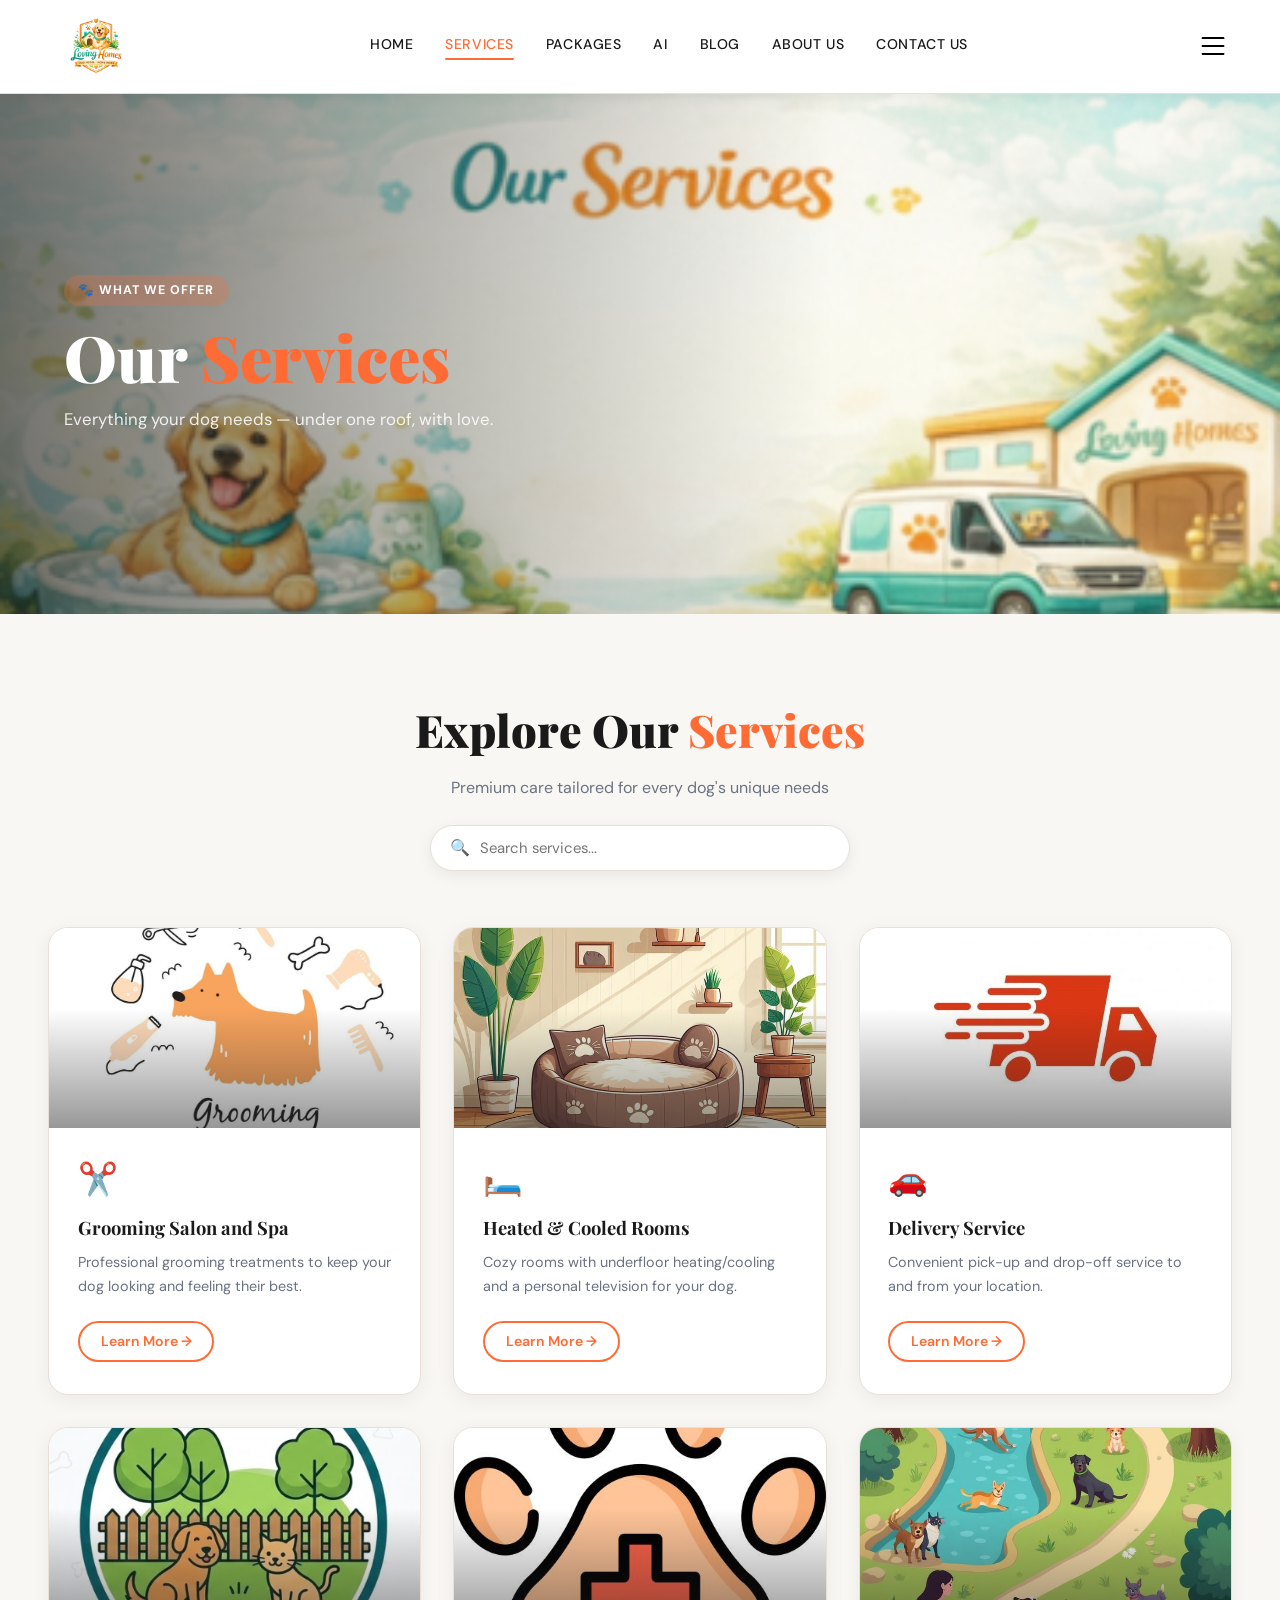
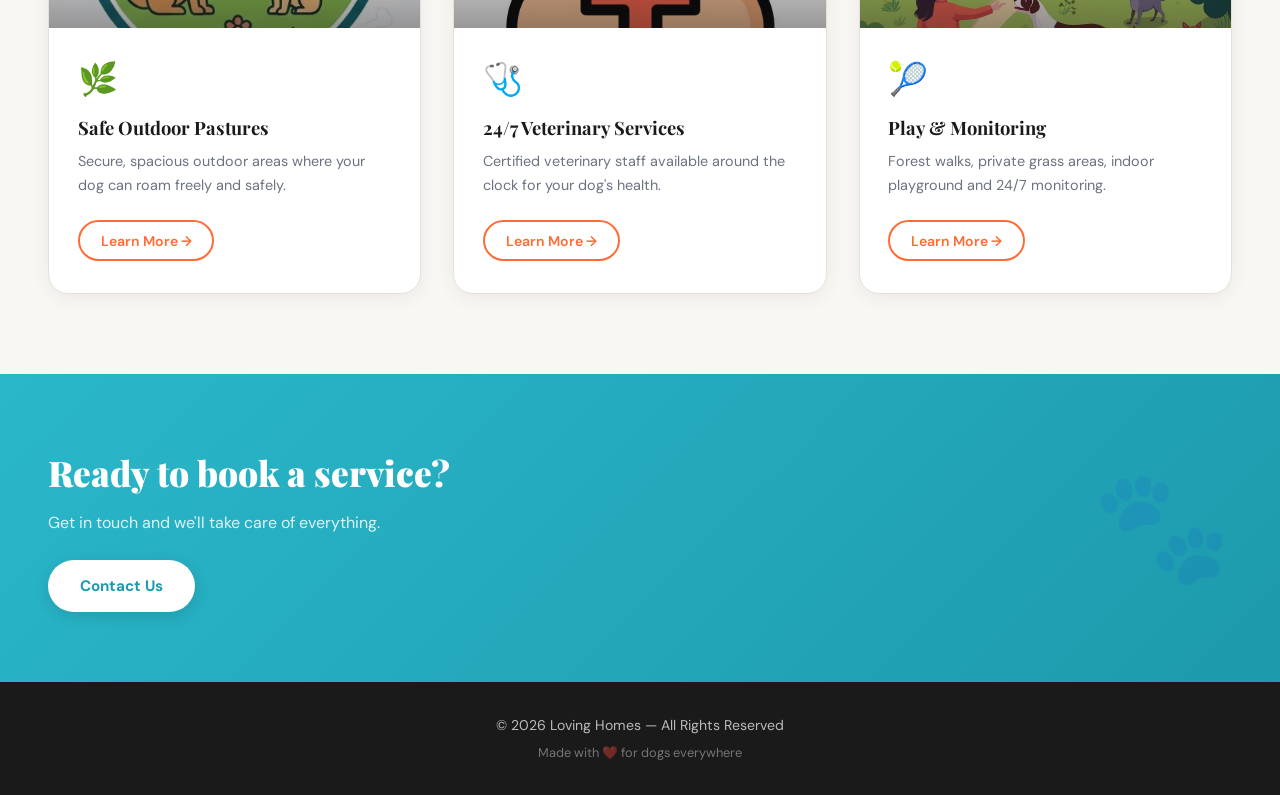
<file: gh_services.html>
<!DOCTYPE html>
<html lang="en">
<head>
    <meta charset="UTF-8">
    <meta name="viewport" content="width=device-width, initial-scale=1.0">
    <title>Loving Homes – Services</title>
    <link rel="preconnect" href="https://fonts.googleapis.com">
    <link href="https://fonts.googleapis.com/css2?family=Playfair+Display:wght@700;900&family=DM+Sans:wght@300;400;500;600&display=swap" rel="stylesheet">
    <link rel="stylesheet" href="./CSS/services.css">
    <link rel="stylesheet" href="./CSS/darkmode.css">
    <script src="./javascript/darkmode.js"></script>
</head>
<body>

    <header class="navbar" id="navbar">
        <div class="nav-logo">
            <img src="./Images/LOGO.png" alt="Loving Homes Logo">
        </div>
        <nav class="nav-links" id="navLinks">
            <a href="./index.html"    data-en="HOME"       data-zh="首页">HOME</a>
            <a href="./services.html" data-en="Services"   data-zh="服务" class="active">Services</a>
            <a href="./packages.html" data-en="Packages"   data-zh="套餐">Packages</a>
            <a href="./ai.html"       data-en="AI"         data-zh="AI">AI</a>
            <a href="./blog.html"     data-en="Blog"       data-zh="博客">Blog</a>
            <a href="./about.html"    data-en="About Us"   data-zh="关于我们">About Us</a>
            <a href="./contact.html"  data-en="Contact Us" data-zh="联系我们">Contact Us</a>
        </nav>
        <a href="./settings.html" class="menu-btn" aria-label="Settings">
            <img src="./Images/menu.png" alt="Menu">
        </a>
    </header>

    <!-- HERO BANNER -->
    <div class="hero-banner">
        <img src="./Images/ser.png" alt="Our Services">
        <div class="hero-banner-overlay">
            <div class="hero-banner-text">
                <span class="hero-tag" data-en="🐾 What We Offer" data-zh="🐾 我们提供的服务">🐾 What We Offer</span>
                <h1 data-en="Our <span>Services</span>" data-zh="我们的<span>服务</span>">Our <span>Services</span></h1>
                <p data-en="Everything your dog needs — under one roof, with love."
                   data-zh="您的狗狗所需的一切——在同一屋檐下，用爱守护。">Everything your dog needs — under one roof, with love.</p>
            </div>
        </div>
    </div>

    <!-- SERVICES CARDS -->
    <section class="services-section">
        <div class="section-header">
            <h2 data-en="Explore Our <span class='highlight'>Services</span>"
                data-zh="探索我们的<span class='highlight'>服务</span>">Explore Our <span class="highlight">Services</span></h2>
            <p data-en="Premium care tailored for every dog's unique needs"
               data-zh="为每只狗狗量身定制的优质护理">Premium care tailored for every dog's unique needs</p>
            <div class="search-bar">
                <span class="search-icon">🔍</span>
                <input type="text" id="serviceSearch"
                       placeholder="Search services..."
                       data-en-placeholder="Search services..."
                       data-zh-placeholder="搜索服务..."
                       oninput="searchServices(this.value)">
                <button class="search-clear" id="searchClear" onclick="clearSearch()" style="display:none">✕</button>
            </div>
        </div>

        <div class="services-grid">

            <div class="service-card">
                <div class="service-img-wrap">
                    <img src="./Images/GROOMING.jpg" alt="Grooming">
                    <div class="service-img-overlay"></div>
                </div>
                <div class="service-body">
                    <div class="service-icon">✂️</div>
                    <h3 data-en="Grooming Salon and Spa" data-zh="美容沙龙与水疗">Grooming Salon and Spa</h3>
                    <p class="service-desc"
                       data-en="Professional grooming treatments to keep your dog looking and feeling their best."
                       data-zh="专业美容护理，让您的狗狗保持最佳状态。">Professional grooming treatments to keep your dog looking and feeling their best.</p>
                    <button class="btn-learn-more" onclick="openModal('grooming')"
                            data-en="Learn More →" data-zh="了解更多 →">Learn More →</button>
                </div>
            </div>

            <div class="service-card">
                <div class="service-img-wrap">
                    <img src="./Images/room.jpg" alt="Rooms">
                    <div class="service-img-overlay"></div>
                </div>
                <div class="service-body">
                    <div class="service-icon">🛏️</div>
                    <h3 data-en="Heated &amp; Cooled Rooms" data-zh="冷暖空调客房">Heated &amp; Cooled Rooms</h3>
                    <p class="service-desc"
                       data-en="Cozy rooms with underfloor heating/cooling and a personal television for your dog."
                       data-zh="配备地暖/冷气和个人电视的舒适客房。">Cozy rooms with underfloor heating/cooling and a personal television for your dog.</p>
                    <button class="btn-learn-more" onclick="openModal('rooms')"
                            data-en="Learn More →" data-zh="了解更多 →">Learn More →</button>
                </div>
            </div>

            <div class="service-card">
                <div class="service-img-wrap">
                    <img src="./Images/delivary.jpg" alt="Delivery">
                    <div class="service-img-overlay"></div>
                </div>
                <div class="service-body">
                    <div class="service-icon">🚗</div>
                    <h3 data-en="Delivery Service" data-zh="上门接送服务">Delivery Service</h3>
                    <p class="service-desc"
                       data-en="Convenient pick-up and drop-off service to and from your location."
                       data-zh="便捷的上门接送服务，直达您的位置。">Convenient pick-up and drop-off service to and from your location.</p>
                    <button class="btn-learn-more" onclick="openModal('delivery')"
                            data-en="Learn More →" data-zh="了解更多 →">Learn More →</button>
                </div>
            </div>

            <div class="service-card">
                <div class="service-img-wrap">
                    <img src="./Images/SAFE.png" alt="Safe Pastures">
                    <div class="service-img-overlay"></div>
                </div>
                <div class="service-body">
                    <div class="service-icon">🌿</div>
                    <h3 data-en="Safe Outdoor Pastures" data-zh="安全户外草地">Safe Outdoor Pastures</h3>
                    <p class="service-desc"
                       data-en="Secure, spacious outdoor areas where your dog can roam freely and safely."
                       data-zh="安全宽敞的户外区域，让您的狗狗自由奔跑。">Secure, spacious outdoor areas where your dog can roam freely and safely.</p>
                    <button class="btn-learn-more" onclick="openModal('pastures')"
                            data-en="Learn More →" data-zh="了解更多 →">Learn More →</button>
                </div>
            </div>

            <div class="service-card">
                <div class="service-img-wrap">
                    <img src="./Images/DOC.jpg" alt="Veterinary">
                    <div class="service-img-overlay"></div>
                </div>
                <div class="service-body">
                    <div class="service-icon">🩺</div>
                    <h3 data-en="24/7 Veterinary Services" data-zh="全天候兽医服务">24/7 Veterinary Services</h3>
                    <p class="service-desc"
                       data-en="Certified veterinary staff available around the clock for your dog's health."
                       data-zh="认证兽医团队全天候守护您的狗狗健康。">Certified veterinary staff available around the clock for your dog's health.</p>
                    <button class="btn-learn-more" onclick="openModal('vet')"
                            data-en="Learn More →" data-zh="了解更多 →">Learn More →</button>
                </div>
            </div>

            <div class="service-card">
                <div class="service-img-wrap">
                    <img src="./Images/PLAY.jpg" alt="Play & Monitoring">
                    <div class="service-img-overlay"></div>
                </div>
                <div class="service-body">
                    <div class="service-icon">🎾</div>
                    <h3 data-en="Play &amp; Monitoring" data-zh="玩耍与监护">Play &amp; Monitoring</h3>
                    <p class="service-desc"
                       data-en="Forest walks, private grass areas, indoor playground and 24/7 monitoring."
                       data-zh="森林散步、私人草坪、室内游乐场和全天候监护。">Forest walks, private grass areas, indoor playground and 24/7 monitoring.</p>
                    <button class="btn-learn-more" onclick="openModal('play')"
                            data-en="Learn More →" data-zh="了解更多 →">Learn More →</button>
                </div>
            </div>

        </div>
    </section>

    <!-- MODAL -->
    <div class="modal-overlay" id="modalOverlay" onclick="closeModal()">
        <div class="modal-box" onclick="event.stopPropagation()">
            <button class="modal-close" onclick="closeModal()">✕</button>
            <div class="modal-icon" id="modalIcon"></div>
            <h3 id="modalTitle"></h3>
            <div class="modal-price" id="modalPrice"></div>
            <ul class="modal-features" id="modalFeatures"></ul>
            <p class="modal-note" id="modalNote"></p>
            <a href="./contact.html" class="modal-cta" id="modalCta">Book Now 🐾</a>
        </div>
    </div>

    <!-- CTA -->
    <section class="cta-strip">
        <div class="cta-content">
            <h2 data-en="Ready to book a service?" data-zh="准备好预订服务了吗？">Ready to book a service?</h2>
            <p data-en="Get in touch and we'll take care of everything." data-zh="联系我们，我们会为您处理一切。">Get in touch and we'll take care of everything.</p>
            <a href="./contact.html" class="btn-primary" data-en="Contact Us" data-zh="联系我们">Contact Us</a>
        </div>
        <div class="cta-paw">🐾</div>
    </section>

    <!-- FOOTER -->
    <footer class="footer">
        <p data-en="© 2026 Loving Homes — All Rights Reserved" data-zh="© 2026 温馨之家 — 版权所有">© 2026 Loving Homes — All Rights Reserved</p>
        <p class="footer-sub" data-en="Made with ❤️ for dogs everywhere" data-zh="用 ❤️ 为世界各地的狗狗而制作">Made with ❤️ for dogs everywhere</p>
    </footer>

    <script src="./javascript/translate.js"></script>
    <script src="./javascript/services.js"></script>
</body>
</html>
</file>
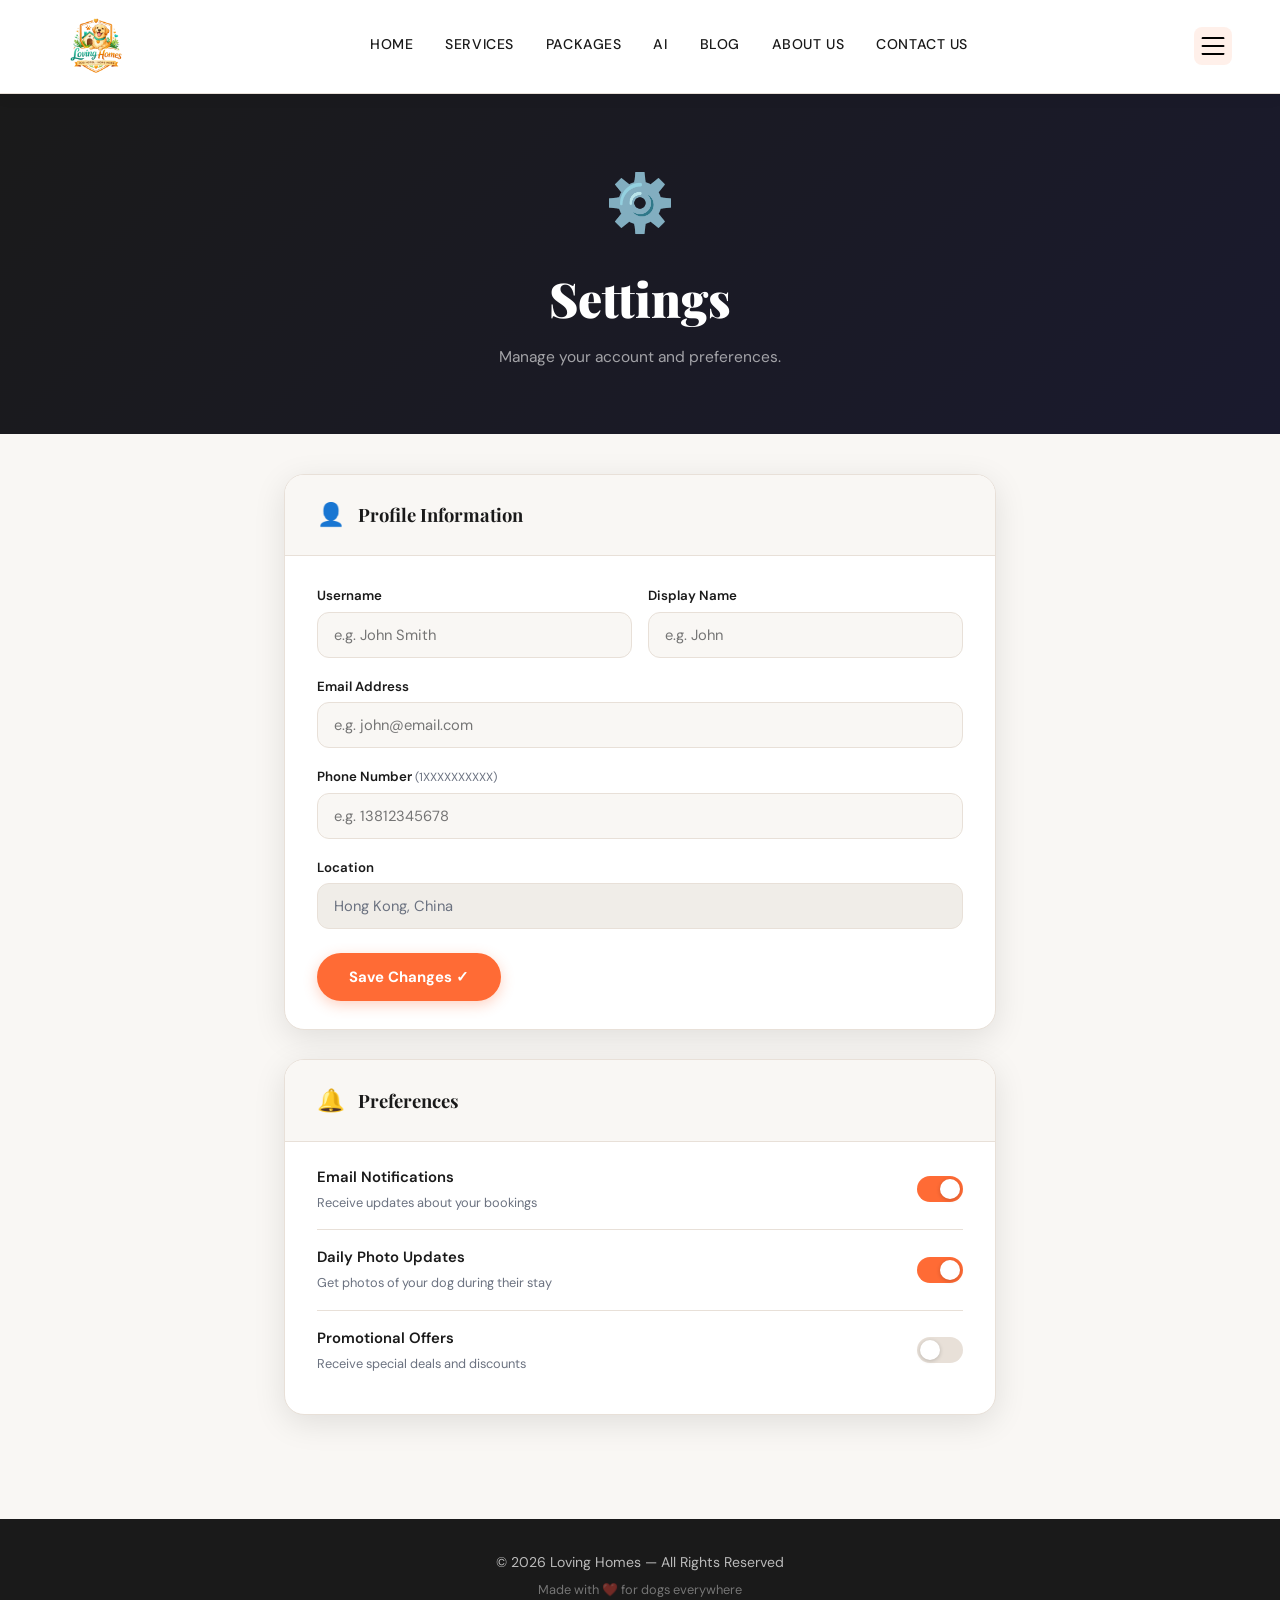
<file: gh_settings.html>
<!DOCTYPE html>
<html lang="en">
<head>
    <meta charset="UTF-8">
    <meta name="viewport" content="width=device-width, initial-scale=1.0">
    <title>Loving Homes – Settings</title>
    <link rel="preconnect" href="https://fonts.googleapis.com">
    <link href="https://fonts.googleapis.com/css2?family=Playfair+Display:wght@700;900&family=DM+Sans:wght@300;400;500;600&display=swap" rel="stylesheet">
    <link rel="stylesheet" href="./CSS/settings.css">
</head>
<body>

    <!-- ========== HEADER ========== -->
    <header class="navbar" id="navbar">
        <div class="nav-logo">
            <img src="./Images/LOGO.png" alt="Loving Homes Logo">
        </div>
        <nav class="nav-links" id="navLinks">
            <a href="./index.html">HOME</a>
            <a href="./services.html">Services</a>
            <a href="./packages.html">Packages</a>
            <a href="./ai.html">AI</a>
            <a href="./blog.html">Blog</a>
            <a href="./about.html">About Us</a>
            <a href="./contact.html">Contact Us</a>
        </nav>
        <a href="./settings.html" class="menu-btn active-settings" aria-label="Settings">
            <img src="./Images/menu.png" alt="Menu">
        </a>
    </header>

    <!-- ========== HERO ========== -->
    <div class="settings-hero">
        <div class="settings-hero-icon">⚙️</div>
        <h1>Settings</h1>
        <p>Manage your account and preferences.</p>
    </div>

    <!-- ========== SETTINGS CONTENT ========== -->
    <section class="settings-section">

        <!-- Profile Card -->
        <div class="settings-card">
            <div class="card-header">
                <span class="card-icon">👤</span>
                <h2>Profile Information</h2>
            </div>
            <div class="settings-form">
                <div class="settings-row">
                    <div class="settings-group">
                        <label>Username</label>
                        <input type="text" id="username" placeholder="e.g. John Smith">
                    </div>
                    <div class="settings-group">
                        <label>Display Name</label>
                        <input type="text" id="displayName" placeholder="e.g. John">
                    </div>
                </div>
                <div class="settings-group">
                    <label>Email Address</label>
                    <input type="email" id="settingsEmail" placeholder="e.g. john@email.com">
                </div>
                <div class="settings-group">
                    <label>Phone Number <span class="field-note">(1XXXXXXXXXX)</span></label>
                    <input type="tel" id="settingsPhone" placeholder="e.g. 13812345678">
                </div>
                <div class="settings-group">
                    <label>Location</label>
                    <input type="text" id="settingsLocation" value="Hong Kong, China" readonly class="readonly-input">
                </div>
                <button class="btn-save" onclick="saveProfile()">Save Changes ✓</button>
                <div class="save-msg" id="saveMsg">✅ Profile saved successfully!</div>
            </div>
        </div>

        <!-- Preferences Card -->
        <div class="settings-card">
            <div class="card-header">
                <span class="card-icon">🔔</span>
                <h2>Preferences</h2>
            </div>
            <div class="pref-list">
                <div class="pref-item">
                    <div class="pref-info">
                        <span class="pref-label">Email Notifications</span>
                        <span class="pref-desc">Receive updates about your bookings</span>
                    </div>
                    <label class="toggle">
                        <input type="checkbox" id="emailNotif" checked>
                        <span class="toggle-slider"></span>
                    </label>
                </div>
                <div class="pref-item">
                    <div class="pref-info">
                        <span class="pref-label">Daily Photo Updates</span>
                        <span class="pref-desc">Get photos of your dog during their stay</span>
                    </div>
                    <label class="toggle">
                        <input type="checkbox" id="photoNotif" checked>
                        <span class="toggle-slider"></span>
                    </label>
                </div>
                <div class="pref-item">
                    <div class="pref-info">
                        <span class="pref-label">Promotional Offers</span>
                        <span class="pref-desc">Receive special deals and discounts</span>
                    </div>
                    <label class="toggle">
                        <input type="checkbox" id="promoNotif">
                        <span class="toggle-slider"></span>
                    </label>
                </div>
            </div>
        </div>

    </section>

    <!-- ========== FOOTER ========== -->
    <footer class="footer">
        <p>© 2026 Loving Homes — All Rights Reserved</p>
        <p class="footer-sub">Made with ❤️ for dogs everywhere</p>
    </footer>

    <script src="./javascript/settings.js"></script>
</body>
</html>
</file>
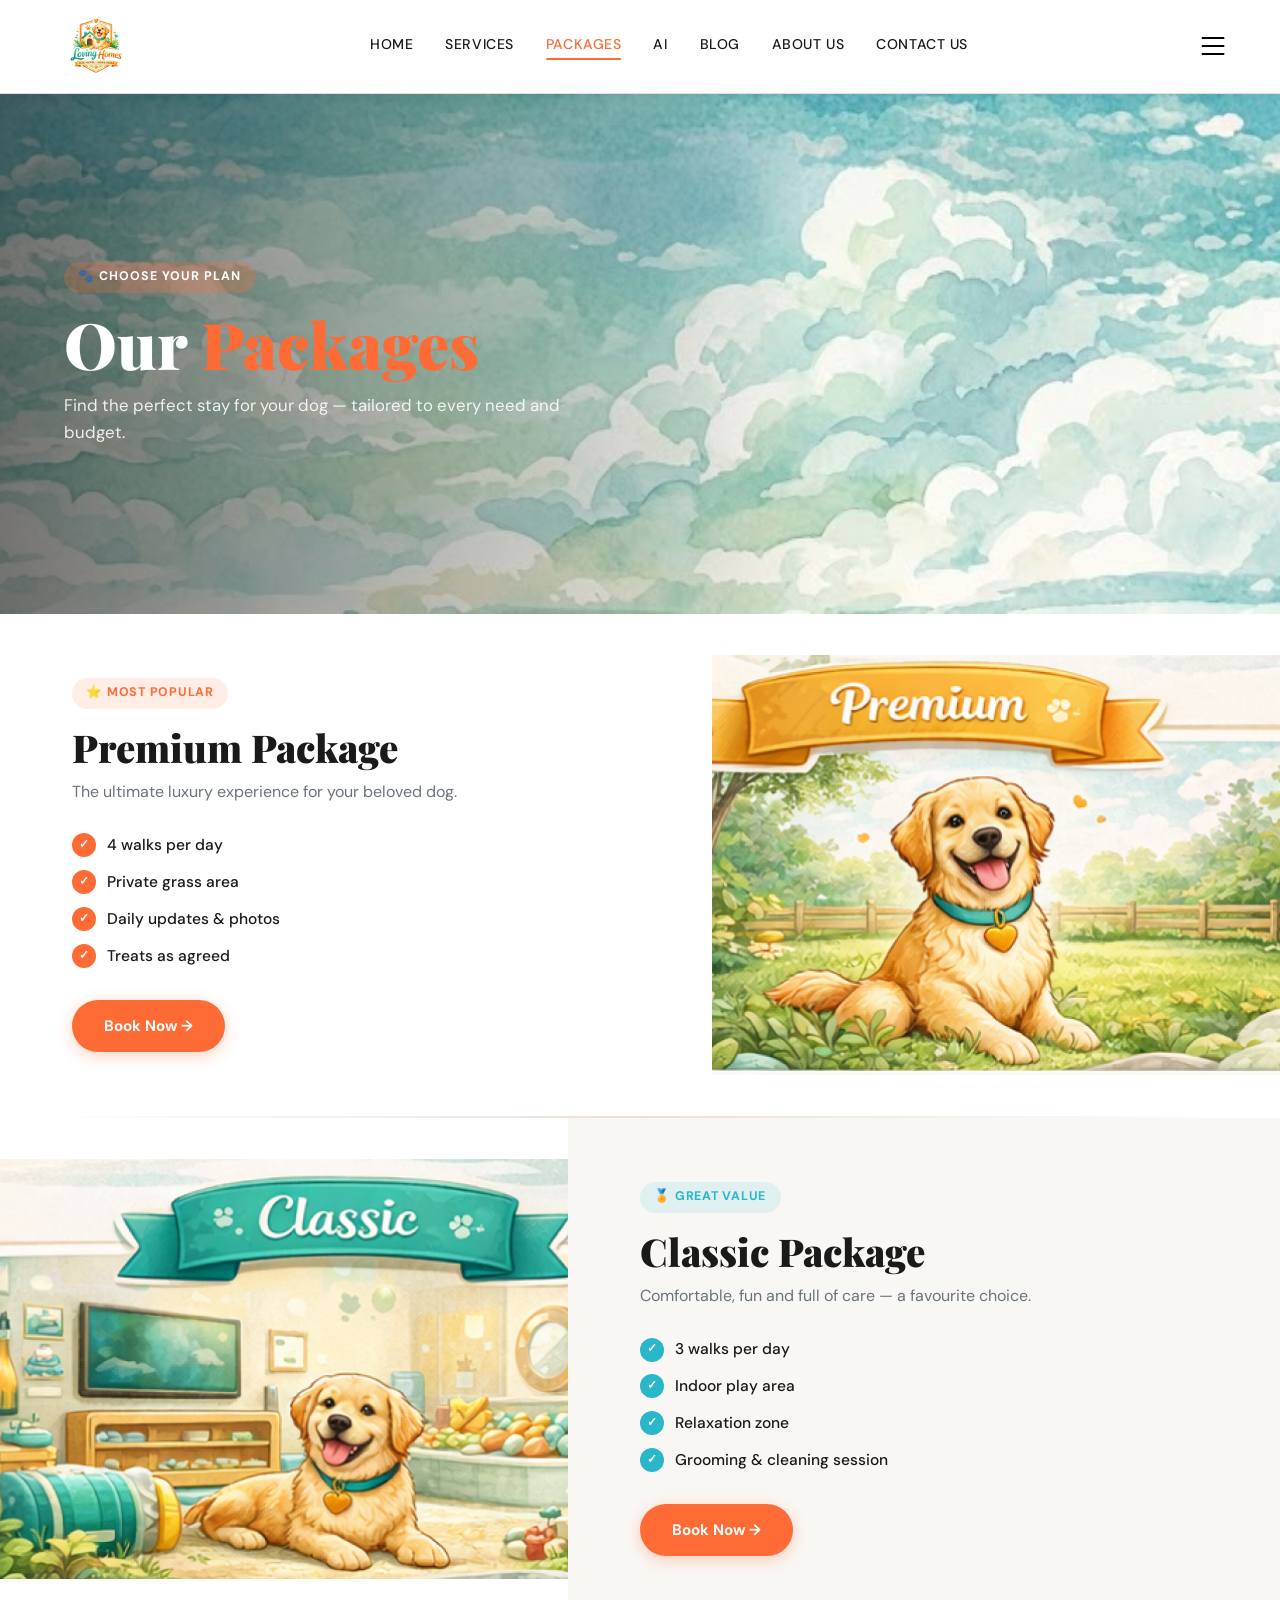
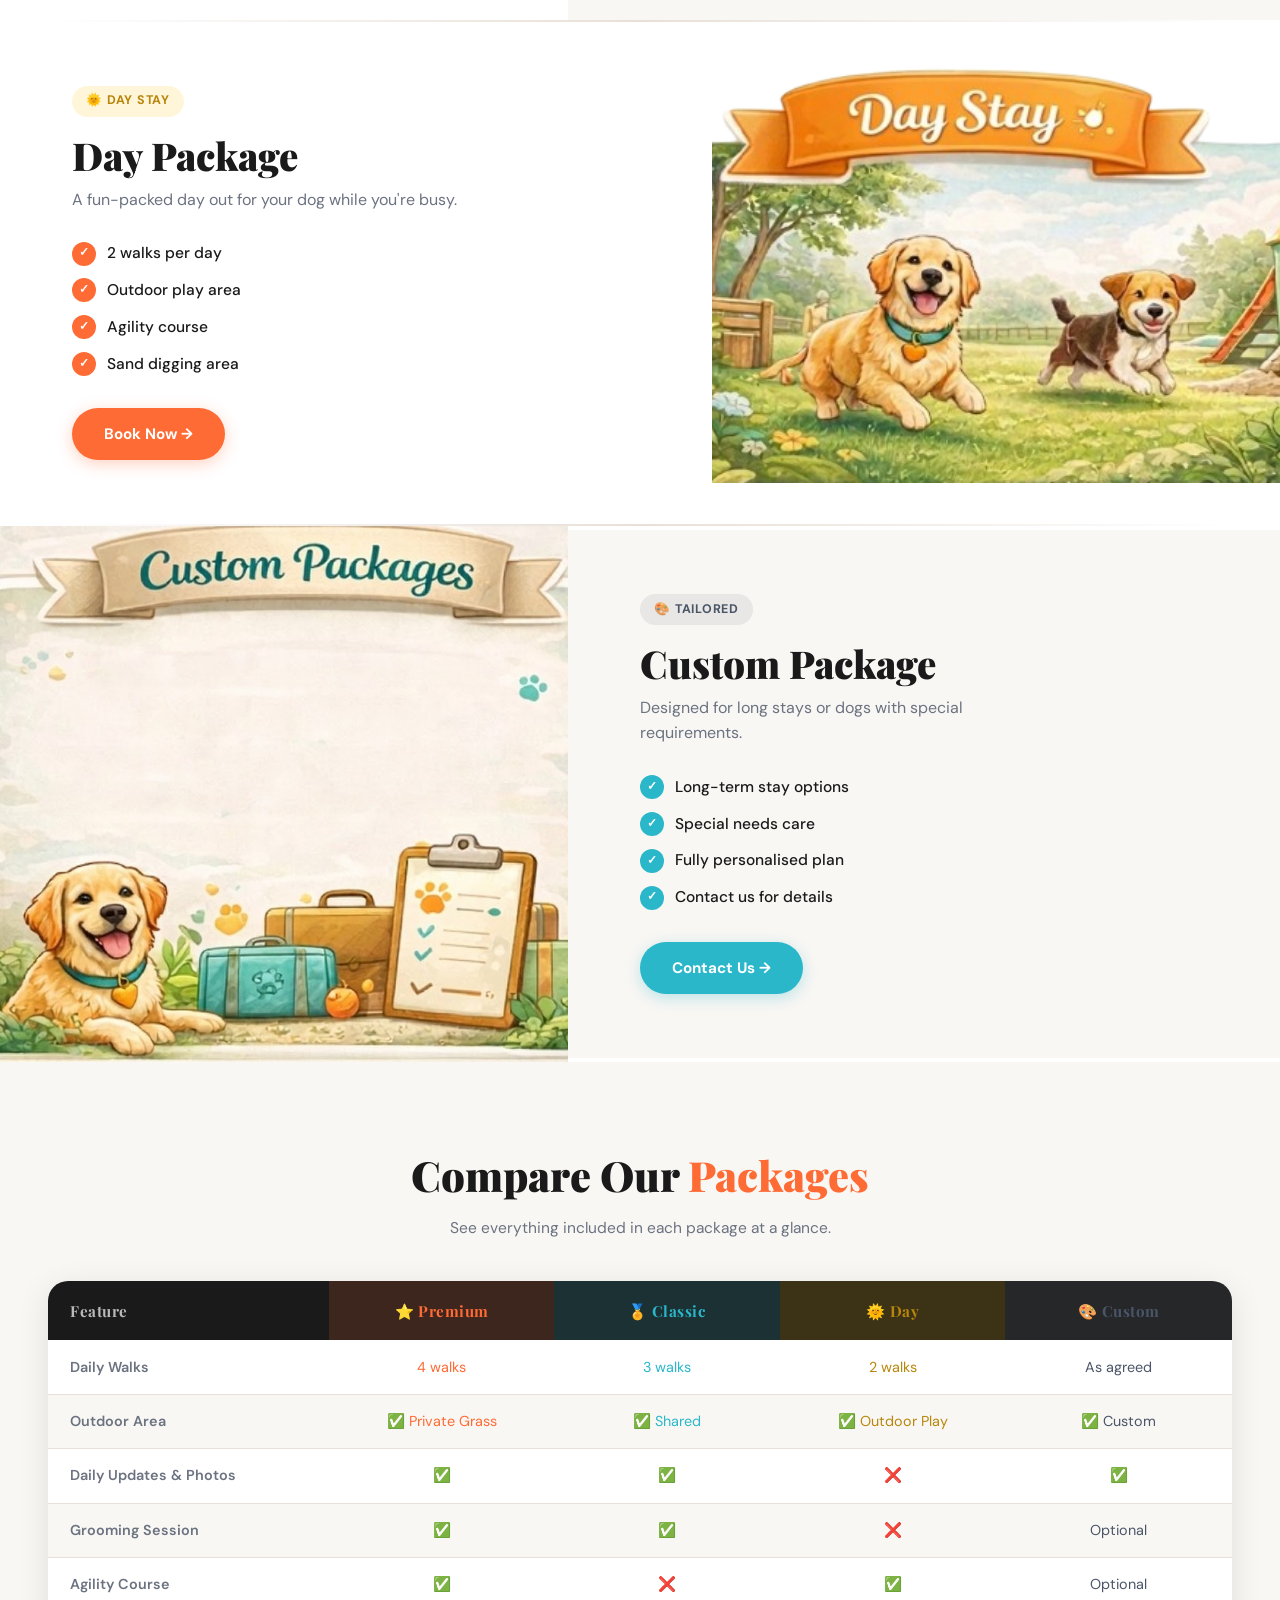
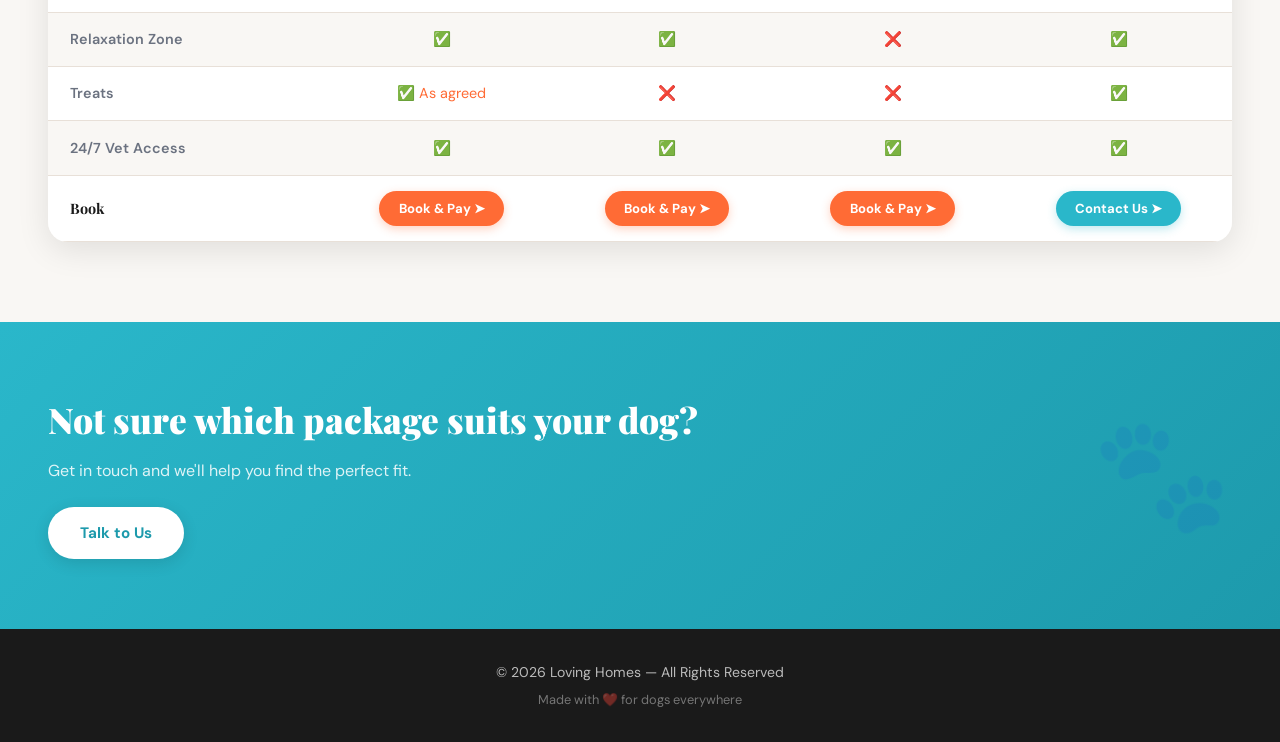
<file: packages.html>
<!DOCTYPE html>
<html lang="en">
<head>
    <meta charset="UTF-8">
    <meta name="viewport" content="width=device-width, initial-scale=1.0">
    <title>Loving Homes – Packages</title>
    <link rel="preconnect" href="https://fonts.googleapis.com">
    <link href="https://fonts.googleapis.com/css2?family=Playfair+Display:wght@700;900&family=DM+Sans:wght@300;400;500;600&display=swap" rel="stylesheet">
    <link rel="stylesheet" href="./CSS/packages.css">
    <link rel="stylesheet" href="./CSS/darkmode.css">
    <script src="./javascript/darkmode.js"></script>
</head>
<body>

    <header class="navbar" id="navbar">
        <div class="nav-logo">
            <img src="./Images/LOGO.png" alt="Loving Homes Logo">
        </div>
        <nav class="nav-links" id="navLinks">
            <a href="index.html"    data-en="HOME"       data-zh="首页">HOME</a>
            <a href="services.html" data-en="Services"   data-zh="服务">Services</a>
            <a href="packages.html" data-en="Packages"   data-zh="套餐" class="active">Packages</a>
            <a href="ai.html"       data-en="AI"         data-zh="AI">AI</a>
            <a href="blog.html"     data-en="Blog"       data-zh="博客">Blog</a>
            <a href="about.html"    data-en="About Us"   data-zh="关于我们">About Us</a>
            <a href="contact.html"  data-en="Contact Us" data-zh="联系我们">Contact Us</a>
        </nav>
        <a href="settings.html" class="menu-btn" aria-label="Settings">
            <img src="./Images/menu.png" alt="Menu">
        </a>
    </header>

    <!-- HERO BANNER -->
    <div class="hero-banner">
        <img src="./Images/packages.jpg" alt="Our Packages">
        <div class="hero-banner-overlay">
            <div class="hero-banner-text">
                <span class="hero-tag" data-en="🐾 Choose Your Plan" data-zh="🐾 选择您的方案">🐾 Choose Your Plan</span>
                <h1 data-en="Our <span>Packages</span>" data-zh="我们的<span>套餐</span>">Our <span>Packages</span></h1>
                <p data-en="Find the perfect stay for your dog — tailored to every need and budget."
                   data-zh="为您的狗狗找到完美的住宿方案——根据每种需求和预算量身定制。">Find the perfect stay for your dog — tailored to every need and budget.</p>
            </div>
        </div>
    </div>

    <!-- PACKAGES -->
    <section class="packages-section">

        <!-- Premium -->
        <div class="package-row">
            <div class="package-content">
                <div class="package-badge premium" data-en="⭐ Most Popular" data-zh="⭐ 最受欢迎">⭐ Most Popular</div>
                <h2 class="package-title" data-en="Premium Package" data-zh="高级套餐">Premium Package</h2>
                <p class="package-tagline" data-en="The ultimate luxury experience for your beloved dog."
                   data-zh="为您心爱的狗狗提供极致奢华的体验。">The ultimate luxury experience for your beloved dog.</p>
                <ul class="package-features">
                    <li><span class="check">✓</span><span data-en="4 walks per day" data-zh="每天4次散步">4 walks per day</span></li>
                    <li><span class="check">✓</span><span data-en="Private grass area" data-zh="私人草坪区域">Private grass area</span></li>
                    <li><span class="check">✓</span><span data-en="Daily updates & photos" data-zh="每日动态更新与照片">Daily updates & photos</span></li>
                    <li><span class="check">✓</span><span data-en="Treats as agreed" data-zh="按约定提供零食">Treats as agreed</span></li>
                </ul>
                <a href="contact.html" class="btn-book" data-en="Book Now →" data-zh="立即预订 →">Book Now →</a>
            </div>
            <div class="package-img-wrap">
                <img src="./Images/per.png" alt="Premium Package">
            </div>
        </div>

        <div class="package-divider"></div>

        <!-- Classic -->
        <div class="package-row reverse">
            <div class="package-content">
                <div class="package-badge classic" data-en="🏅 Great Value" data-zh="🏅 超值之选">🏅 Great Value</div>
                <h2 class="package-title" data-en="Classic Package" data-zh="经典套餐">Classic Package</h2>
                <p class="package-tagline" data-en="Comfortable, fun and full of care — a favourite choice."
                   data-zh="舒适、有趣且充满关爱——深受喜爱的选择。">Comfortable, fun and full of care — a favourite choice.</p>
                <ul class="package-features">
                    <li><span class="check">✓</span><span data-en="3 walks per day" data-zh="每天3次散步">3 walks per day</span></li>
                    <li><span class="check">✓</span><span data-en="Indoor play area" data-zh="室内游乐区">Indoor play area</span></li>
                    <li><span class="check">✓</span><span data-en="Relaxation zone" data-zh="放松休息区">Relaxation zone</span></li>
                    <li><span class="check">✓</span><span data-en="Grooming & cleaning session" data-zh="美容与清洁护理">Grooming & cleaning session</span></li>
                </ul>
                <a href="contact.html" class="btn-book" data-en="Book Now →" data-zh="立即预订 →">Book Now →</a>
            </div>
            <div class="package-img-wrap">
                <img src="./Images/cla.png" alt="Classic Package">
            </div>
        </div>

        <div class="package-divider"></div>

        <!-- Day -->
        <div class="package-row">
            <div class="package-content">
                <div class="package-badge day" data-en="🌞 Day Stay" data-zh="🌞 日间托管">🌞 Day Stay</div>
                <h2 class="package-title" data-en="Day Package" data-zh="日间套餐">Day Package</h2>
                <p class="package-tagline" data-en="A fun-packed day out for your dog while you're busy."
                   data-zh="当您忙碌时，让您的狗狗度过充实有趣的一天。">A fun-packed day out for your dog while you're busy.</p>
                <ul class="package-features">
                    <li><span class="check">✓</span><span data-en="2 walks per day" data-zh="每天2次散步">2 walks per day</span></li>
                    <li><span class="check">✓</span><span data-en="Outdoor play area" data-zh="户外游乐区">Outdoor play area</span></li>
                    <li><span class="check">✓</span><span data-en="Agility course" data-zh="敏捷训练场">Agility course</span></li>
                    <li><span class="check">✓</span><span data-en="Sand digging area" data-zh="沙坑挖掘区">Sand digging area</span></li>
                </ul>
                <a href="contact.html" class="btn-book" data-en="Book Now →" data-zh="立即预订 →">Book Now →</a>
            </div>
            <div class="package-img-wrap">
                <img src="./Images/daystay.png" alt="Day Package">
            </div>
        </div>

        <div class="package-divider"></div>

        <!-- Custom -->
        <div class="package-row reverse">
            <div class="package-content">
                <div class="package-badge custom" data-en="🎨 Tailored" data-zh="🎨 量身定制">🎨 Tailored</div>
                <h2 class="package-title" data-en="Custom Package" data-zh="定制套餐">Custom Package</h2>
                <p class="package-tagline" data-en="Designed for long stays or dogs with special requirements."
                   data-zh="专为长期住宿或有特殊需求的狗狗设计。">Designed for long stays or dogs with special requirements.</p>
                <ul class="package-features">
                    <li><span class="check">✓</span><span data-en="Long-term stay options" data-zh="长期住宿选项">Long-term stay options</span></li>
                    <li><span class="check">✓</span><span data-en="Special needs care" data-zh="特殊需求护理">Special needs care</span></li>
                    <li><span class="check">✓</span><span data-en="Fully personalised plan" data-zh="完全个性化方案">Fully personalised plan</span></li>
                    <li><span class="check">✓</span><span data-en="Contact us for details" data-zh="联系我们了解详情">Contact us for details</span></li>
                </ul>
                <a href="contact.html" class="btn-book btn-book-teal" data-en="Contact Us →" data-zh="联系我们 →">Contact Us →</a>
            </div>
            <div class="package-img-wrap">
                <img src="./Images/cos.jpg" alt="Custom Package">
            </div>
        </div>

    </section>

    <!-- COMPARISON TABLE -->
    <section class="table-section">
        <div class="table-header">
            <h2 data-en="Compare Our <span class='highlight'>Packages</span>"
                data-zh="比较我们的<span class='highlight'>套餐</span>">Compare Our <span class="highlight">Packages</span></h2>
            <p data-en="See everything included in each package at a glance."
               data-zh="一目了然地查看每个套餐包含的所有内容。">See everything included in each package at a glance.</p>
        </div>
        <div class="table-wrap">
            <table class="compare-table">
                <thead>
                    <tr>
                        <th data-en="Feature"   data-zh="功能">Feature</th>
                        <th class="col-premium" data-en="⭐ Premium" data-zh="⭐ 高级">⭐ Premium</th>
                        <th class="col-classic" data-en="🏅 Classic" data-zh="🏅 经典">🏅 Classic</th>
                        <th class="col-day"     data-en="🌞 Day"     data-zh="🌞 日间">🌞 Day</th>
                        <th class="col-custom"  data-en="🎨 Custom"  data-zh="🎨 定制">🎨 Custom</th>
                    </tr>
                </thead>
                <tbody>
                    <tr>
                        <td data-en="Daily Walks"           data-zh="每日散步">Daily Walks</td>
                        <td class="col-premium" data-en="4 walks" data-zh="4次">4 walks</td>
                        <td class="col-classic" data-en="3 walks" data-zh="3次">3 walks</td>
                        <td class="col-day"     data-en="2 walks" data-zh="2次">2 walks</td>
                        <td class="col-custom"  data-en="As agreed" data-zh="按约定">As agreed</td>
                    </tr>
                    <tr class="row-alt">
                        <td data-en="Outdoor Area"          data-zh="户外区域">Outdoor Area</td>
                        <td class="col-premium" data-en="✅ Private Grass" data-zh="✅ 私人草坪">✅ Private Grass</td>
                        <td class="col-classic" data-en="✅ Shared"        data-zh="✅ 共享">✅ Shared</td>
                        <td class="col-day"     data-en="✅ Outdoor Play"  data-zh="✅ 户外游乐">✅ Outdoor Play</td>
                        <td class="col-custom"  data-en="✅ Custom"        data-zh="✅ 定制">✅ Custom</td>
                    </tr>
                    <tr>
                        <td data-en="Daily Updates & Photos" data-zh="每日动态与照片">Daily Updates & Photos</td>
                        <td class="col-premium">✅</td>
                        <td class="col-classic">✅</td>
                        <td class="col-day">❌</td>
                        <td class="col-custom">✅</td>
                    </tr>
                    <tr class="row-alt">
                        <td data-en="Grooming Session"      data-zh="美容护理">Grooming Session</td>
                        <td class="col-premium">✅</td>
                        <td class="col-classic">✅</td>
                        <td class="col-day">❌</td>
                        <td class="col-custom" data-en="Optional" data-zh="可选">Optional</td>
                    </tr>
                    <tr>
                        <td data-en="Agility Course"        data-zh="敏捷训练场">Agility Course</td>
                        <td class="col-premium">✅</td>
                        <td class="col-classic">❌</td>
                        <td class="col-day">✅</td>
                        <td class="col-custom" data-en="Optional" data-zh="可选">Optional</td>
                    </tr>
                    <tr class="row-alt">
                        <td data-en="Relaxation Zone"       data-zh="放松休息区">Relaxation Zone</td>
                        <td class="col-premium">✅</td>
                        <td class="col-classic">✅</td>
                        <td class="col-day">❌</td>
                        <td class="col-custom">✅</td>
                    </tr>
                    <tr>
                        <td data-en="Treats"                data-zh="零食">Treats</td>
                        <td class="col-premium" data-en="✅ As agreed" data-zh="✅ 按约定">✅ As agreed</td>
                        <td class="col-classic">❌</td>
                        <td class="col-day">❌</td>
                        <td class="col-custom">✅</td>
                    </tr>
                    <tr class="row-alt">
                        <td data-en="24/7 Vet Access"       data-zh="全天候兽医">24/7 Vet Access</td>
                        <td class="col-premium">✅</td>
                        <td class="col-classic">✅</td>
                        <td class="col-day">✅</td>
                        <td class="col-custom">✅</td>
                    </tr>
                    <tr>
                        <td class="price-row-label" data-en="Book" data-zh="预订">Book</td>
                        <td class="col-premium"><button class="btn-pay"           onclick="openPay('Premium')" data-en="Book &amp; Pay ➤" data-zh="预订付款 ➤">Book &amp; Pay ➤</button></td>
                        <td class="col-classic"><button class="btn-pay"           onclick="openPay('Classic')" data-en="Book &amp; Pay ➤" data-zh="预订付款 ➤">Book &amp; Pay ➤</button></td>
                        <td class="col-day">    <button class="btn-pay"           onclick="openPay('Day')"     data-en="Book &amp; Pay ➤" data-zh="预订付款 ➤">Book &amp; Pay ➤</button></td>
                        <td class="col-custom"> <button class="btn-pay btn-pay-teal" onclick="openPay('Custom')" data-en="Contact Us ➤"  data-zh="联系我们 ➤">Contact Us ➤</button></td>
                    </tr>
                </tbody>
            </table>
        </div>
    </section>

    <!-- BOOK & PAY MODAL -->
    <div class="pay-overlay" id="payOverlay" onclick="closePay()">
        <div class="pay-modal" onclick="event.stopPropagation()">
            <button class="pay-close" onclick="closePay()">✕</button>
            <div class="pay-icon">🐾</div>
            <h2 id="payTitle">Book Package</h2>
            <p id="paySubtitle">Complete your booking below.</p>
            <div class="pay-form">
                <input type="text"  id="payName"   class="pay-input"
                       placeholder="Your Name"
                       data-en-placeholder="Your Name"
                       data-zh-placeholder="您的姓名">
                <input type="email" id="payEmail"  class="pay-input"
                       placeholder="Email Address"
                       data-en-placeholder="Email Address"
                       data-zh-placeholder="电子邮件地址">
                <input type="tel"   id="payPhone"  class="pay-input"
                       placeholder="Phone Number"
                       data-en-placeholder="Phone Number"
                       data-zh-placeholder="电话号码">
                <input type="date"  id="payDate"   class="pay-input">
                <div class="pay-card-row">
                    <input type="text" id="payCard"   class="pay-input"
                           placeholder="💳  Card Number"
                           data-en-placeholder="💳  Card Number"
                           data-zh-placeholder="💳  卡号"
                           maxlength="19" oninput="formatCard(this)">
                    <input type="text" id="payExpiry" class="pay-input pay-input-sm" placeholder="MM/YY" maxlength="5">
                    <input type="text" id="payCVV"    class="pay-input pay-input-sm" placeholder="CVV"   maxlength="3">
                </div>
                <button class="btn-confirm" id="btnConfirm" onclick="confirmPay()"
                        data-en="Confirm &amp; Pay 🐾" data-zh="确认并付款 🐾">Confirm &amp; Pay 🐾</button>
            </div>
            <div class="pay-success" id="paySuccess">
                <div style="font-size:3rem">🎉</div>
                <h3 data-en="Booking Confirmed!" data-zh="预订已确认！">Booking Confirmed!</h3>
                <p data-en="We'll contact you within 24 hours to finalise your dog's stay."
                   data-zh="我们将在24小时内联系您，确认您狗狗的住宿安排。">We'll contact you within 24 hours to finalise your dog's stay.</p>
            </div>
        </div>
    </div>

    <!-- CTA -->
    <section class="cta-strip">
        <div class="cta-content">
            <h2 data-en="Not sure which package suits your dog?" data-zh="不确定哪个套餐适合您的狗狗？">Not sure which package suits your dog?</h2>
            <p data-en="Get in touch and we'll help you find the perfect fit." data-zh="联系我们，我们将帮您找到最合适的方案。">Get in touch and we'll help you find the perfect fit.</p>
            <a href="contact.html" class="btn-primary" data-en="Talk to Us" data-zh="联系我们">Talk to Us</a>
        </div>
        <div class="cta-paw">🐾</div>
    </section>

    <!-- FOOTER -->
    <footer class="footer">
        <p data-en="© 2026 Loving Homes — All Rights Reserved" data-zh="© 2026 温馨之家 — 版权所有">© 2026 Loving Homes — All Rights Reserved</p>
        <p class="footer-sub" data-en="Made with ❤️ for dogs everywhere" data-zh="用 ❤️ 为世界各地的狗狗而制作">Made with ❤️ for dogs everywhere</p>
    </footer>

    <script src="./javascript/translate.js"></script>
    <script src="./javascript/packages.js"></script>
</body>
</html>
</file>
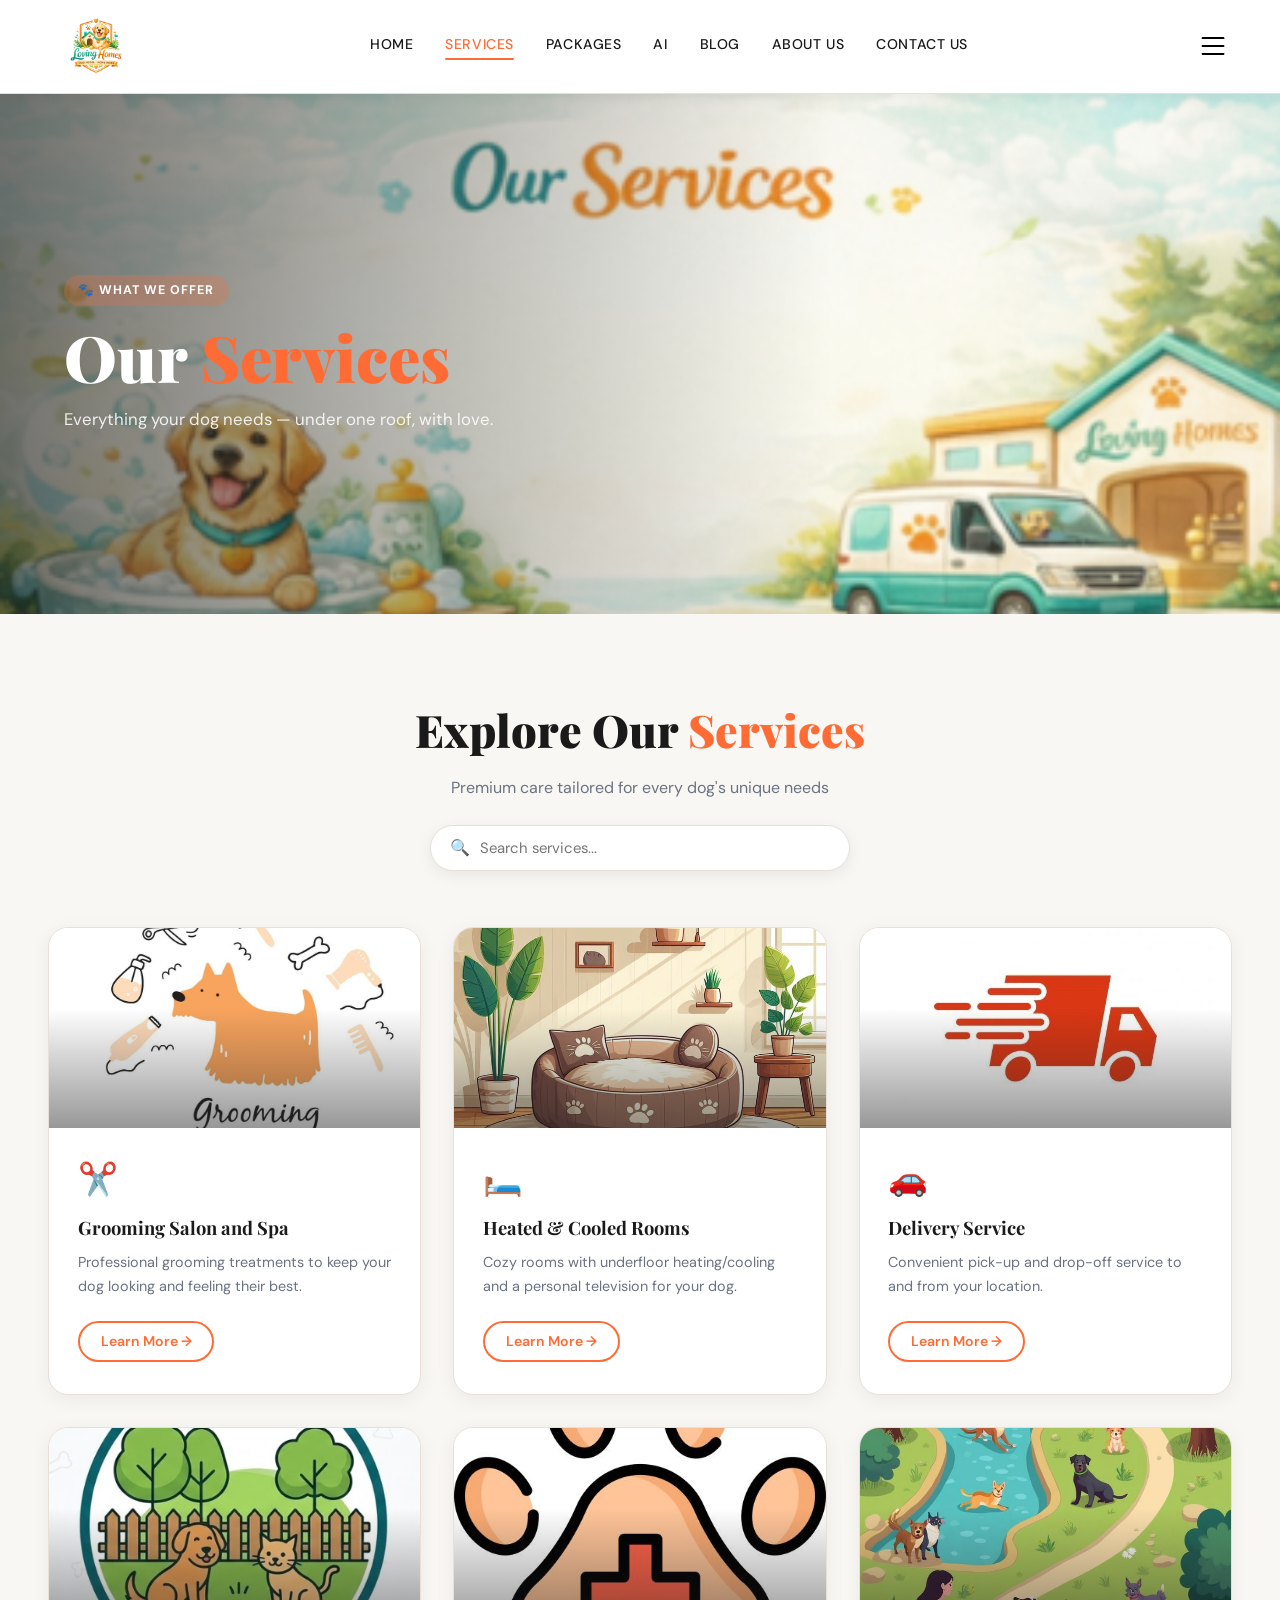
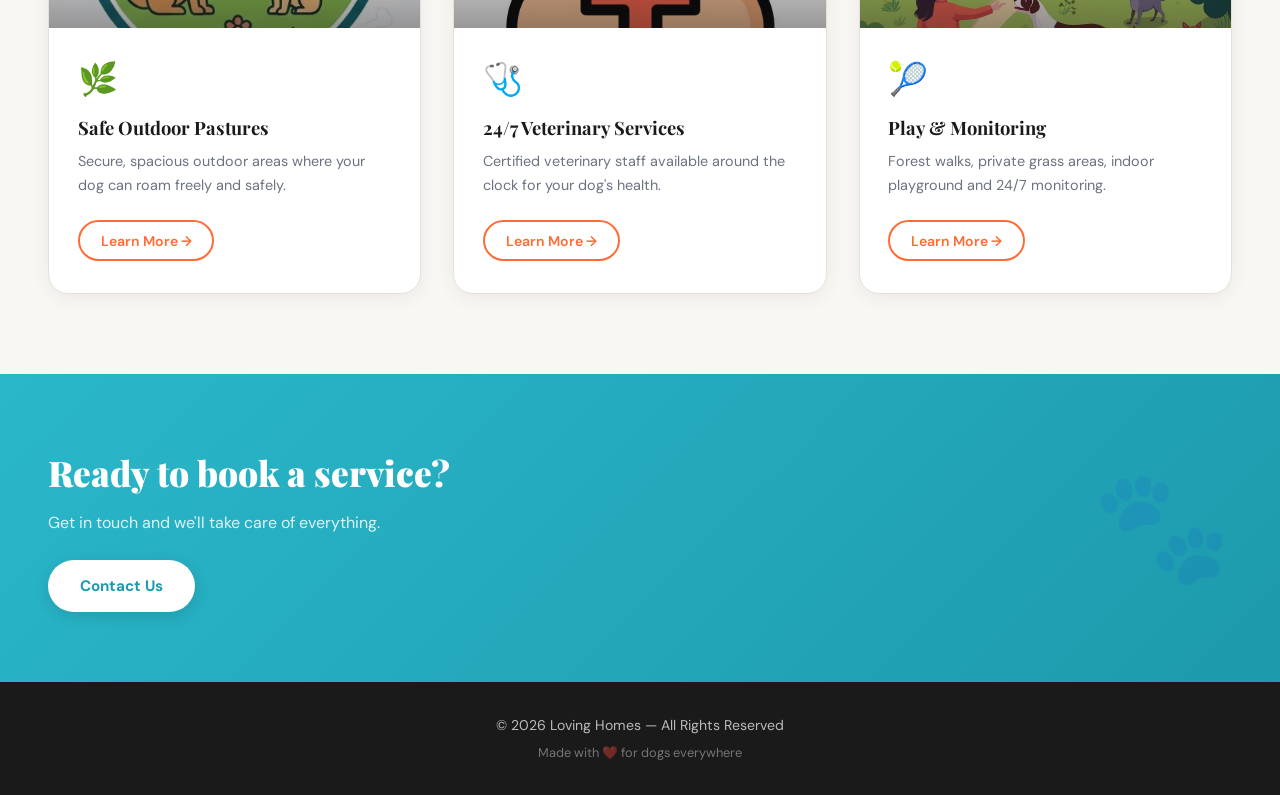
<file: services.html>
<!DOCTYPE html>
<html lang="en">
<head>
    <meta charset="UTF-8">
    <meta name="viewport" content="width=device-width, initial-scale=1.0">
    <title>Loving Homes – Services</title>
    <link rel="preconnect" href="https://fonts.googleapis.com">
    <link href="https://fonts.googleapis.com/css2?family=Playfair+Display:wght@700;900&family=DM+Sans:wght@300;400;500;600&display=swap" rel="stylesheet">
    <link rel="stylesheet" href="./CSS/services.css">
    <link rel="stylesheet" href="./CSS/darkmode.css">
    <script src="./javascript/darkmode.js"></script>
</head>
<body>

    <header class="navbar" id="navbar">
        <div class="nav-logo">
            <img src="./Images/LOGO.png" alt="Loving Homes Logo">
        </div>
        <nav class="nav-links" id="navLinks">
            <a href="index.html"    data-en="HOME"       data-zh="首页">HOME</a>
            <a href="services.html" data-en="Services"   data-zh="服务" class="active">Services</a>
            <a href="packages.html" data-en="Packages"   data-zh="套餐">Packages</a>
            <a href="ai.html"       data-en="AI"         data-zh="AI">AI</a>
            <a href="blog.html"     data-en="Blog"       data-zh="博客">Blog</a>
            <a href="about.html"    data-en="About Us"   data-zh="关于我们">About Us</a>
            <a href="contact.html"  data-en="Contact Us" data-zh="联系我们">Contact Us</a>
        </nav>
        <a href="settings.html" class="menu-btn" aria-label="Settings">
            <img src="./Images/menu.png" alt="Menu">
        </a>
    </header>

    <!-- HERO BANNER -->
    <div class="hero-banner">
        <img src="./Images/ser.png" alt="Our Services">
        <div class="hero-banner-overlay">
            <div class="hero-banner-text">
                <span class="hero-tag" data-en="🐾 What We Offer" data-zh="🐾 我们提供的服务">🐾 What We Offer</span>
                <h1 data-en="Our <span>Services</span>" data-zh="我们的<span>服务</span>">Our <span>Services</span></h1>
                <p data-en="Everything your dog needs — under one roof, with love."
                   data-zh="您的狗狗所需的一切——在同一屋檐下，用爱守护。">Everything your dog needs — under one roof, with love.</p>
            </div>
        </div>
    </div>

    <!-- SERVICES CARDS -->
    <section class="services-section">
        <div class="section-header">
            <h2 data-en="Explore Our <span class='highlight'>Services</span>"
                data-zh="探索我们的<span class='highlight'>服务</span>">Explore Our <span class="highlight">Services</span></h2>
            <p data-en="Premium care tailored for every dog's unique needs"
               data-zh="为每只狗狗量身定制的优质护理">Premium care tailored for every dog's unique needs</p>
            <div class="search-bar">
                <span class="search-icon">🔍</span>
                <input type="text" id="serviceSearch"
                       placeholder="Search services..."
                       data-en-placeholder="Search services..."
                       data-zh-placeholder="搜索服务..."
                       oninput="searchServices(this.value)">
                <button class="search-clear" id="searchClear" onclick="clearSearch()" style="display:none">✕</button>
            </div>
        </div>

        <div class="services-grid">

            <div class="service-card">
                <div class="service-img-wrap">
                    <img src="./Images/GROOMING.jpg" alt="Grooming">
                    <div class="service-img-overlay"></div>
                </div>
                <div class="service-body">
                    <div class="service-icon">✂️</div>
                    <h3 data-en="Grooming Salon and Spa" data-zh="美容沙龙与水疗">Grooming Salon and Spa</h3>
                    <p class="service-desc"
                       data-en="Professional grooming treatments to keep your dog looking and feeling their best."
                       data-zh="专业美容护理，让您的狗狗保持最佳状态。">Professional grooming treatments to keep your dog looking and feeling their best.</p>
                    <button class="btn-learn-more" onclick="openModal('grooming')"
                            data-en="Learn More →" data-zh="了解更多 →">Learn More →</button>
                </div>
            </div>

            <div class="service-card">
                <div class="service-img-wrap">
                    <img src="./Images/room.jpg" alt="Rooms">
                    <div class="service-img-overlay"></div>
                </div>
                <div class="service-body">
                    <div class="service-icon">🛏️</div>
                    <h3 data-en="Heated &amp; Cooled Rooms" data-zh="冷暖空调客房">Heated &amp; Cooled Rooms</h3>
                    <p class="service-desc"
                       data-en="Cozy rooms with underfloor heating/cooling and a personal television for your dog."
                       data-zh="配备地暖/冷气和个人电视的舒适客房。">Cozy rooms with underfloor heating/cooling and a personal television for your dog.</p>
                    <button class="btn-learn-more" onclick="openModal('rooms')"
                            data-en="Learn More →" data-zh="了解更多 →">Learn More →</button>
                </div>
            </div>

            <div class="service-card">
                <div class="service-img-wrap">
                    <img src="./Images/delivary.jpg" alt="Delivery">
                    <div class="service-img-overlay"></div>
                </div>
                <div class="service-body">
                    <div class="service-icon">🚗</div>
                    <h3 data-en="Delivery Service" data-zh="上门接送服务">Delivery Service</h3>
                    <p class="service-desc"
                       data-en="Convenient pick-up and drop-off service to and from your location."
                       data-zh="便捷的上门接送服务，直达您的位置。">Convenient pick-up and drop-off service to and from your location.</p>
                    <button class="btn-learn-more" onclick="openModal('delivery')"
                            data-en="Learn More →" data-zh="了解更多 →">Learn More →</button>
                </div>
            </div>

            <div class="service-card">
                <div class="service-img-wrap">
                    <img src="./Images/SAFE.png" alt="Safe Pastures">
                    <div class="service-img-overlay"></div>
                </div>
                <div class="service-body">
                    <div class="service-icon">🌿</div>
                    <h3 data-en="Safe Outdoor Pastures" data-zh="安全户外草地">Safe Outdoor Pastures</h3>
                    <p class="service-desc"
                       data-en="Secure, spacious outdoor areas where your dog can roam freely and safely."
                       data-zh="安全宽敞的户外区域，让您的狗狗自由奔跑。">Secure, spacious outdoor areas where your dog can roam freely and safely.</p>
                    <button class="btn-learn-more" onclick="openModal('pastures')"
                            data-en="Learn More →" data-zh="了解更多 →">Learn More →</button>
                </div>
            </div>

            <div class="service-card">
                <div class="service-img-wrap">
                    <img src="./Images/DOC.jpg" alt="Veterinary">
                    <div class="service-img-overlay"></div>
                </div>
                <div class="service-body">
                    <div class="service-icon">🩺</div>
                    <h3 data-en="24/7 Veterinary Services" data-zh="全天候兽医服务">24/7 Veterinary Services</h3>
                    <p class="service-desc"
                       data-en="Certified veterinary staff available around the clock for your dog's health."
                       data-zh="认证兽医团队全天候守护您的狗狗健康。">Certified veterinary staff available around the clock for your dog's health.</p>
                    <button class="btn-learn-more" onclick="openModal('vet')"
                            data-en="Learn More →" data-zh="了解更多 →">Learn More →</button>
                </div>
            </div>

            <div class="service-card">
                <div class="service-img-wrap">
                    <img src="./Images/PLAY.jpg" alt="Play & Monitoring">
                    <div class="service-img-overlay"></div>
                </div>
                <div class="service-body">
                    <div class="service-icon">🎾</div>
                    <h3 data-en="Play &amp; Monitoring" data-zh="玩耍与监护">Play &amp; Monitoring</h3>
                    <p class="service-desc"
                       data-en="Forest walks, private grass areas, indoor playground and 24/7 monitoring."
                       data-zh="森林散步、私人草坪、室内游乐场和全天候监护。">Forest walks, private grass areas, indoor playground and 24/7 monitoring.</p>
                    <button class="btn-learn-more" onclick="openModal('play')"
                            data-en="Learn More →" data-zh="了解更多 →">Learn More →</button>
                </div>
            </div>

        </div>
    </section>

    <!-- MODAL -->
    <div class="modal-overlay" id="modalOverlay" onclick="closeModal()">
        <div class="modal-box" onclick="event.stopPropagation()">
            <button class="modal-close" onclick="closeModal()">✕</button>
            <div class="modal-icon" id="modalIcon"></div>
            <h3 id="modalTitle"></h3>
            <div class="modal-price" id="modalPrice"></div>
            <ul class="modal-features" id="modalFeatures"></ul>
            <p class="modal-note" id="modalNote"></p>
            <a href="contact.html" class="modal-cta" id="modalCta">Book Now 🐾</a>
        </div>
    </div>

    <!-- CTA -->
    <section class="cta-strip">
        <div class="cta-content">
            <h2 data-en="Ready to book a service?" data-zh="准备好预订服务了吗？">Ready to book a service?</h2>
            <p data-en="Get in touch and we'll take care of everything." data-zh="联系我们，我们会为您处理一切。">Get in touch and we'll take care of everything.</p>
            <a href="contact.html" class="btn-primary" data-en="Contact Us" data-zh="联系我们">Contact Us</a>
        </div>
        <div class="cta-paw">🐾</div>
    </section>

    <!-- FOOTER -->
    <footer class="footer">
        <p data-en="© 2026 Loving Homes — All Rights Reserved" data-zh="© 2026 温馨之家 — 版权所有">© 2026 Loving Homes — All Rights Reserved</p>
        <p class="footer-sub" data-en="Made with ❤️ for dogs everywhere" data-zh="用 ❤️ 为世界各地的狗狗而制作">Made with ❤️ for dogs everywhere</p>
    </footer>

    <script src="./javascript/translate.js"></script>
    <script src="./javascript/services.js"></script>
</body>
</html>
</file>
<file: CSS/about.css>
/* ============================================
   LOVING HOMES — about.css
   ============================================ */

:root {
    --orange:  #FF6B35;
    --orange2: #e8551f;
    --teal:    #2AB7CA;
    --teal2:   #1d9aac;
    --white:   #ffffff;
    --light:   #f9f7f4;
    --dark:    #1a1a1a;
    --gray:    #6b7280;
    --border:  #e8e0d8;
    --shadow:  0 8px 32px rgba(0,0,0,0.10);
    --font-display: 'Playfair Display', serif;
    --font-body:    'DM Sans', sans-serif;
}

*, *::before, *::after { margin: 0; padding: 0; box-sizing: border-box; }
html { scroll-behavior: smooth; }
body { font-family: var(--font-body); background: var(--white); color: var(--dark); line-height: 1.6; overflow-x: hidden; }

/* ── NAVBAR ── */
.navbar {
    position: sticky; top: 0; z-index: 100;
    display: flex; align-items: center; justify-content: space-between;
    padding: .9rem 3rem;
    background: rgba(255,255,255,.96);
    backdrop-filter: blur(12px);
    border-bottom: 1px solid var(--border);
    box-shadow: 0 2px 16px rgba(0,0,0,.06);
    transition: box-shadow .3s;
}
.navbar.scrolled { box-shadow: 0 4px 24px rgba(0,0,0,.12); }
.nav-logo img { height: 64px; width: auto; display: block; object-fit: contain; }
.nav-links { display: flex; align-items: center; gap: 2rem; }
.nav-links a {
    font-weight: 500; font-size: .88rem; text-decoration: none;
    color: var(--dark); letter-spacing: .04em; text-transform: uppercase;
    position: relative; padding-bottom: 4px; transition: color .2s;
}
.nav-links a::after {
    content: ''; position: absolute; bottom: 0; left: 0;
    width: 0; height: 2px; background: var(--orange);
    border-radius: 2px; transition: width .3s;
}
.nav-links a:hover, .nav-links a.active { color: var(--orange); }
.nav-links a:hover::after, .nav-links a.active::after { width: 100%; }
.menu-btn {
    background: none; border: none; cursor: pointer;
    padding: 6px; border-radius: 8px; transition: background .2s;
    display: flex; align-items: center;
}
.menu-btn:hover { background: var(--light); }
.menu-btn img { height: 26px; width: 26px; display: block; }

/* ── HERO ── */
.about-hero {
    background: linear-gradient(135deg, var(--dark) 0%, #102a2a 100%);
    padding: 6rem 4rem;
    display: flex; align-items: center; justify-content: space-between;
    position: relative; overflow: hidden;
}
.about-hero-content { max-width: 600px; animation: fadeUp .8s ease both; position: relative; z-index: 1; }
.hero-tag {
    display: inline-block;
    background: rgba(255,107,53,.2); color: var(--orange);
    font-size: .78rem; font-weight: 700; letter-spacing: .08em;
    text-transform: uppercase; padding: .35rem .9rem;
    border-radius: 999px; margin-bottom: 1.2rem;
}
.about-hero-content h1 {
    font-family: var(--font-display);
    font-size: clamp(2.4rem, 5vw, 4rem);
    font-weight: 900; color: white; line-height: 1.1; margin-bottom: 1rem;
}
.about-hero-content h1 span { color: var(--orange); }
.about-hero-content p { color: rgba(255,255,255,.72); font-size: 1.05rem; line-height: 1.75; max-width: 520px; }
.hero-paw { font-size: 16rem; opacity: .05; position: absolute; right: 2rem; top: 50%; transform: translateY(-50%); user-select: none; }

/* ── STATS BAR ── */
.stats-bar {
    display: flex; align-items: center; justify-content: center;
    background: var(--orange); padding: 1.6rem 3rem; flex-wrap: wrap;
}
.stat { display: flex; flex-direction: column; align-items: center; padding: .5rem 2.5rem; }
.stat-num { font-family: var(--font-display); font-size: 2rem; font-weight: 900; color: white; line-height: 1; }
.stat-label { font-size: .75rem; color: rgba(255,255,255,.8); text-transform: uppercase; letter-spacing: .08em; margin-top: .3rem; }
.stat-divider { width: 1px; height: 40px; background: rgba(255,255,255,.3); }

/* ── SHARED ── */
.section-header { text-align: center; margin-bottom: 3.5rem; }
.section-header h2 { font-family: var(--font-display); font-size: clamp(1.8rem, 3.5vw, 2.8rem); font-weight: 900; color: var(--dark); margin-bottom: .6rem; }
.section-header p { color: var(--gray); font-size: 1rem; max-width: 500px; margin: 0 auto; }
.highlight { color: var(--orange); }
.highlight-teal { color: var(--teal); }
.section-label {
    display: inline-block;
    background: rgba(255,107,53,.1); color: var(--orange);
    font-size: .76rem; font-weight: 700; letter-spacing: .1em;
    text-transform: uppercase; padding: .32rem .85rem;
    border-radius: 999px; margin-bottom: 1rem;
}

/* ── STORY ── */
.story-section {
    display: flex; align-items: center; gap: 0;
    min-height: 480px; overflow: hidden;
}
.story-img {
    flex: 1; min-height: 480px;
    background: linear-gradient(135deg, #fff3ee, #ffe0cc);
    display: flex; align-items: center; justify-content: center;
}
.story-emoji-wrap { font-size: 9rem; }
.story-content { flex: 1.2; padding: 4rem 4.5rem; display: flex; flex-direction: column; gap: 1rem; background: var(--light); }
.story-content h2 { font-family: var(--font-display); font-size: clamp(1.8rem, 3vw, 2.6rem); font-weight: 900; color: var(--dark); line-height: 1.2; }
.story-content p { color: var(--gray); font-size: .97rem; line-height: 1.78; }
.story-highlights { display: flex; gap: 1.5rem; flex-wrap: wrap; margin-top: .8rem; }
.highlight-item {
    display: flex; align-items: center; gap: .6rem;
    background: white; border-radius: 12px; padding: .7rem 1.1rem;
    border: 1px solid var(--border); font-size: .88rem; font-weight: 600;
    color: var(--dark);
}
.highlight-item span { font-size: 1.2rem; }

/* ── VALUES ── */
.values-section { padding: 5rem 3rem; background: var(--white); }
.values-grid { display: grid; grid-template-columns: repeat(4, 1fr); gap: 1.6rem; max-width: 1100px; margin: 0 auto; }
.value-card {
    background: var(--light); border-radius: 20px;
    padding: 2rem 1.6rem; border: 1.5px solid var(--border);
    text-align: center; transition: transform .3s, box-shadow .3s, border-color .3s;
}
.value-card:hover { transform: translateY(-6px); box-shadow: var(--shadow); border-color: var(--orange); }
.value-icon { font-size: 2.6rem; margin-bottom: 1rem; display: block; }
.value-card h3 { font-family: var(--font-display); font-size: 1.1rem; font-weight: 700; color: var(--dark); margin-bottom: .6rem; }
.value-card p { color: var(--gray); font-size: .88rem; line-height: 1.65; }

/* ── TEAM ── */
.team-section { padding: 5rem 3rem; background: var(--light); }
.team-grid { display: grid; grid-template-columns: repeat(4, 1fr); gap: 1.8rem; max-width: 1100px; margin: 0 auto; }
.team-card {
    background: white; border-radius: 20px;
    padding: 2rem 1.5rem 1.8rem; border: 1.5px solid var(--border);
    text-align: center; transition: transform .3s, box-shadow .3s;
}
.team-card:hover { transform: translateY(-6px); box-shadow: var(--shadow); }
.team-avatar {
    width: 90px; height: 90px; border-radius: 50%;
    display: flex; align-items: center; justify-content: center;
    font-size: 2.8rem; margin: 0 auto 1.2rem;
    border: 3px solid var(--border);
}
.team-card h3 { font-family: var(--font-display); font-size: 1.05rem; font-weight: 700; color: var(--dark); margin-bottom: .3rem; }
.team-role { display: inline-block; font-size: .76rem; font-weight: 700; color: var(--orange); text-transform: uppercase; letter-spacing: .05em; margin-bottom: .8rem; }
.team-card p { color: var(--gray); font-size: .86rem; line-height: 1.65; }

/* ── TRUST BADGES ── */
.trust-section { padding: 5rem 3rem; background: var(--dark); }
.trust-section .section-header h2 { color: white; }
.trust-section .section-header p { color: rgba(255,255,255,.55); }
.trust-grid { display: grid; grid-template-columns: repeat(3, 1fr); gap: 1.6rem; max-width: 1000px; margin: 0 auto; }
.trust-card {
    background: rgba(255,255,255,.06); border-radius: 18px;
    padding: 2rem 1.8rem; border: 1px solid rgba(255,255,255,.1);
    transition: background .3s, transform .3s;
}
.trust-card:hover { background: rgba(255,107,53,.12); transform: translateY(-4px); border-color: rgba(255,107,53,.3); }
.trust-icon { font-size: 2.4rem; margin-bottom: .9rem; display: block; }
.trust-card h3 { font-family: var(--font-display); font-size: 1.05rem; font-weight: 700; color: white; margin-bottom: .5rem; }
.trust-card p { color: rgba(255,255,255,.55); font-size: .87rem; line-height: 1.65; }

/* ── TESTIMONIALS ── */
.testimonials-section { padding: 5rem 3rem; background: var(--light); }
.testimonials-grid { display: grid; grid-template-columns: repeat(3, 1fr); gap: 1.8rem; max-width: 1100px; margin: 0 auto; align-items: start; }
.testimonial-card {
    background: white; border-radius: 20px; padding: 2.2rem;
    border: 1.5px solid var(--border); position: relative;
    transition: transform .3s, box-shadow .3s;
}
.testimonial-card:hover { transform: translateY(-5px); box-shadow: var(--shadow); }
.featured-testimonial {
    border-color: var(--orange);
    box-shadow: 0 8px 32px rgba(255,107,53,.15);
    transform: translateY(-8px);
}
.featured-testimonial:hover { transform: translateY(-12px); }
.quote-mark {
    font-family: var(--font-display); font-size: 5rem;
    color: var(--orange); opacity: .18; line-height: .8;
    position: absolute; top: 1rem; left: 1.5rem;
    font-weight: 900;
}
.testimonial-card p { color: var(--gray); font-size: .93rem; line-height: 1.78; margin-bottom: 1.5rem; position: relative; z-index: 1; }
.testimonial-author { display: flex; align-items: center; gap: .9rem; }
.author-avatar { width: 46px; height: 46px; border-radius: 50%; display: flex; align-items: center; justify-content: center; font-size: 1.4rem; flex-shrink: 0; }
.author-avatar.a1 { background: rgba(255,107,53,.12); }
.author-avatar.a2 { background: rgba(42,183,202,.12); }
.author-avatar.a3 { background: rgba(255,193,7,.12); }
.author-name { font-weight: 700; font-size: .92rem; color: var(--dark); }
.author-dog { font-size: .78rem; color: var(--gray); margin-top: .1rem; }
.stars { color: var(--orange); font-size: .85rem; margin-top: .2rem; letter-spacing: 1px; }

/* ── CTA ── */
.cta-strip {
    background: linear-gradient(135deg, var(--teal) 0%, var(--teal2) 100%);
    padding: 4rem 3rem; display: flex; align-items: center;
    justify-content: space-between; gap: 2rem; overflow: hidden;
}
.cta-content h2 { font-family: var(--font-display); font-size: clamp(1.5rem,3vw,2.2rem); font-weight: 900; color: white; margin-bottom: .6rem; }
.cta-content p { color: rgba(255,255,255,.85); margin-bottom: 1.5rem; }
.cta-paw { font-size: 7rem; opacity: .2; user-select: none; flex-shrink: 0; }
.btn-primary {
    display: inline-block; background: white; color: var(--teal2);
    font-weight: 700; font-size: .95rem; padding: .85rem 2rem;
    border-radius: 999px; text-decoration: none;
    transition: all .2s; box-shadow: 0 4px 16px rgba(0,0,0,.12);
}
.btn-primary:hover { transform: translateY(-2px); box-shadow: 0 8px 24px rgba(0,0,0,.18); }

/* ── FOOTER ── */
.footer { background: var(--dark); color: rgba(255,255,255,.7); text-align: center; padding: 2rem 1rem; font-size: .88rem; }
.footer-sub { margin-top: .4rem; font-size: .8rem; color: rgba(255,255,255,.4); }

/* ── ANIMATIONS ── */
@keyframes fadeUp { from { opacity: 0; transform: translateY(28px); } to { opacity: 1; transform: translateY(0); } }

/* ── RESPONSIVE ── */
@media (max-width: 1024px) {
    .values-grid { grid-template-columns: repeat(2, 1fr); }
    .team-grid { grid-template-columns: repeat(2, 1fr); }
    .trust-grid { grid-template-columns: repeat(2, 1fr); }
    .testimonials-grid { grid-template-columns: 1fr; max-width: 560px; }
    .featured-testimonial { transform: translateY(0); }
}
@media (max-width: 900px) {
    .navbar { padding: .9rem 1.5rem; }
    .nav-links { gap: 1.2rem; }
    .about-hero { padding: 4rem 2rem; flex-direction: column; gap: 0; }
    .hero-paw { display: none; }
    .stats-bar { padding: 1.2rem 1rem; }
    .stat { padding: .5rem 1.2rem; }
    .stat-divider { display: none; }
    .story-section { flex-direction: column; }
    .story-img { width: 100%; min-height: 220px; }
    .story-content { padding: 2.5rem 2rem; }
    .values-section, .team-section, .trust-section, .testimonials-section { padding: 4rem 1.5rem; }
    .cta-strip { flex-direction: column; text-align: center; padding: 3rem 1.5rem; }
    .cta-paw { display: none; }
}
@media (max-width: 640px) {
    .values-grid, .team-grid, .trust-grid { grid-template-columns: 1fr; }
    .story-highlights { flex-direction: column; }
    .nav-links {
        display: none; flex-direction: column;
        position: absolute; top: 100%; left: 0; right: 0;
        background: white; padding: 1.5rem 2rem;
        border-bottom: 1px solid var(--border);
        box-shadow: 0 8px 24px rgba(0,0,0,.08);
        gap: 1rem; z-index: 99;
    }
    .nav-links.open { display: flex; }
}
/* ── RATING SECTION ── */
.rating-section {
    padding: 5rem 3rem;
    background: var(--white);
}

.rating-card {
    max-width: 680px;
    margin: 0 auto 3rem;
    background: var(--light);
    border-radius: 24px;
    border: 1.5px solid var(--border);
    padding: 2.5rem;
    box-shadow: var(--shadow);
}

.rating-stars-wrap { text-align: center; margin-bottom: 1.8rem; }
.rating-prompt { font-size: .95rem; font-weight: 600; color: var(--dark); margin-bottom: 1rem; }

.stars-input { display: flex; justify-content: center; gap: .5rem; }
.star {
    font-size: 2.8rem; cursor: pointer; color: #d0ccc8;
    transition: color .15s, transform .15s;
    user-select: none;
}
.star:hover,
.star.hovered,
.star.selected { color: var(--orange); transform: scale(1.2); }

.rating-label {
    font-size: .88rem; color: var(--gray);
    margin-top: .8rem; font-weight: 500;
    min-height: 1.4em;
}

.rating-form { display: flex; flex-direction: column; gap: 1rem; }
.rating-form textarea {
    font-family: var(--font-body);
    font-size: .93rem; color: var(--dark);
    background: white; border: 1.5px solid var(--border);
    border-radius: 14px; padding: .9rem 1.1rem;
    resize: vertical; outline: none;
    transition: border-color .2s;
    min-height: 100px;
}
.rating-form textarea:focus {
    border-color: var(--orange);
    box-shadow: 0 0 0 3px rgba(255,107,53,.1);
}
.btn-rate {
    background: var(--orange); color: white;
    font-family: var(--font-body); font-weight: 700; font-size: .97rem;
    padding: .9rem 2rem; border-radius: 999px;
    border: none; cursor: pointer; align-self: flex-start;
    transition: all .2s;
    box-shadow: 0 4px 16px rgba(255,107,53,.3);
}
.btn-rate:hover { background: var(--orange2); transform: translateY(-2px); }

/* Success */
.rating-success {
    display: none; text-align: center; padding: 1rem 0;
    animation: fadeUp .5s ease both;
}
.rating-success.show { display: block; }
.rating-success-icon { font-size: 3rem; margin-bottom: .8rem; }
.rating-success h3 {
    font-family: var(--font-display); font-size: 1.5rem;
    font-weight: 900; color: var(--dark); margin-bottom: .4rem;
}
.rating-success p { color: var(--gray); font-size: .93rem; }
.submitted-stars { font-size: 2rem; color: var(--orange); margin-top: .8rem; letter-spacing: 4px; }

/* Overall Rating */
.overall-rating {
    max-width: 680px; margin: 0 auto;
    background: var(--dark); border-radius: 24px;
    padding: 2rem 2.5rem;
    display: flex; align-items: center; gap: 2.5rem;
}
.overall-score {
    font-family: var(--font-display); font-size: 4rem;
    font-weight: 900; color: var(--orange); line-height: 1;
    flex-shrink: 0;
}
.overall-info { flex: 1; }
.overall-stars { color: var(--orange); font-size: 1.4rem; letter-spacing: 3px; margin-bottom: .3rem; }
.overall-info p { color: rgba(255,255,255,.65); font-size: .88rem; margin-bottom: 1rem; }

.rating-bars { display: flex; flex-direction: column; gap: .4rem; }
.rating-bar-row {
    display: flex; align-items: center; gap: .7rem;
    font-size: .8rem; color: rgba(255,255,255,.6);
}
.rating-bar-row span:first-child { width: 22px; text-align: right; }
.rating-bar-row span:last-child  { width: 28px; }
.bar-wrap {
    flex: 1; height: 7px; background: rgba(255,255,255,.1);
    border-radius: 999px; overflow: hidden;
}
.bar-fill {
    height: 100%; background: var(--orange);
    border-radius: 999px;
    transition: width 1s ease;
}
.bar-fill.bar-low { background: rgba(255,255,255,.25); }

@media (max-width: 640px) {
    .rating-section { padding: 4rem 1.5rem; }
    .overall-rating { flex-direction: column; text-align: center; gap: 1.5rem; }
    .rating-bar-row span:first-child { width: 18px; }
}
</file>
<file: CSS/darkmode.css>
/* ============================================
   LOVING HOMES — darkmode.css  (v3)
   Add <link rel="stylesheet" href="../CSS/darkmode.css"> to ALL pages
   ============================================ */

html.dark {
    --white:   #1e1e2e;
    --light:   #16161e;
    --dark:    #f0f0f0;
    --gray:    #a0a0b0;
    --border:  #2e2e3e;
    --shadow:  0 8px 32px rgba(0,0,0,.4);
}

/* ── Body & backgrounds ── */
html.dark body {
    background: #16161e;
    color: #f0f0f0;
}

/* ── Navbar ── */
html.dark .navbar {
    background: rgba(22, 22, 30, 0.97);
    border-bottom-color: #2e2e3e;
    box-shadow: 0 2px 16px rgba(0,0,0,.4);
}
html.dark .nav-links a { color: #e0e0e0; }
html.dark .menu-btn:hover { background: #2e2e3e; }

/* ── Cards & panels ── */
html.dark .settings-card,
html.dark .info-card,
html.dark .service-card,
html.dark .package-card,
html.dark .blog-card,
html.dark .post-card,
html.dark .team-card,
html.dark .value-card,
html.dark .trust-card,
html.dark .review-card,
html.dark .testimonial-card,
html.dark .form-wrap,
html.dark .chat-container,
html.dark .ai-card {
    background: #1e1e2e;
    border-color: #2e2e3e;
}

/* ── Card headers ── */
html.dark .card-header {
    background: #13131a;
    border-bottom-color: #2e2e3e;
}

/* ── Inputs & selects ── */
html.dark input,
html.dark select,
html.dark textarea {
    background: #13131a;
    border-color: #2e2e3e;
    color: #f0f0f0;
}
html.dark input:focus,
html.dark select:focus,
html.dark textarea:focus {
    background: #1e1e2e;
    border-color: #FF6B35;
}
html.dark .readonly-input {
    background: #0f0f18 !important;
    color: #6b6b80 !important;
}

/* ── Preference & pref items ── */
html.dark .pref-item,
html.dark .account-item {
    border-bottom-color: #2e2e3e;
}
html.dark .pref-label { color: #e0e0e0; }
html.dark .pref-desc  { color: #7070a0; }

/* ── Settings hero ── */
html.dark .settings-hero {
    background: linear-gradient(135deg, #0d0d18 0%, #1a1a2e 100%);
}

/* ── Hero sections ── */
html.dark .contact-hero,
html.dark .page-hero {
    filter: brightness(0.85);
}

/* ── Sections with light bg ── */
html.dark .services-section,
html.dark .packages-section,
html.dark .about-section,
html.dark .contact-section,
html.dark .settings-section,
html.dark .blog-section,
html.dark .ai-section {
    background: #16161e;
}

/* ── Stats bar ── */
html.dark .stats-bar { background: #13131a; }
html.dark .stat-num  { color: #FF6B35; }

/* ── Blog ── */
html.dark .blog-hero    { filter: brightness(.7); }
html.dark .post-meta    { color: #7070a0; }
html.dark .post-excerpt { color: #a0a0b0; }

/* ── Modal ── */
html.dark .modal-box,
html.dark .pay-modal {
    background: #1e1e2e;
    border-color: #2e2e3e;
}
html.dark .modal-overlay,
html.dark .pay-overlay {
    background: rgba(0,0,0,.75);
}

/* ── Chat window ── */
html.dark .chat-window { background: #13131a; }
html.dark .msg-bubble.bot-bubble,
html.dark .message.bot .msg-bubble {
    background: #2e2e3e;
    color: #e0e0e0;
}
html.dark .chat-input {
    background: #13131a;
    border-color: #2e2e3e;
    color: #f0f0f0;
}

/* ── Tables ── */
html.dark table { background: #1e1e2e; }
html.dark th { background: #13131a; color: #e0e0e0; border-color: #2e2e3e; }
html.dark td { border-color: #2e2e3e; color: #d0d0d0; }
html.dark tr:hover td { background: #252535; }

/* ── Footer ── */
html.dark .footer { background: #0d0d18; }

/* ── Misc text ── */
html.dark h1, html.dark h2, html.dark h3 { color: #f0f0f0; }
html.dark p  { color: #c0c0d0; }
html.dark label { color: #d0d0e0; }

/* ── Scrollbar ── */
html.dark ::-webkit-scrollbar { width: 8px; }
html.dark ::-webkit-scrollbar-track { background: #16161e; }
html.dark ::-webkit-scrollbar-thumb { background: #3e3e5e; border-radius: 4px; }
html.dark ::-webkit-scrollbar-thumb:hover { background: #FF6B35; }

/* ── Smooth transition ── */
body, .navbar, .settings-card, .info-card, .service-card,
.package-card, .blog-card, .form-wrap, input, select, textarea,
.chat-window, .modal-box, table, th, td {
    transition: background-color 0.3s ease, border-color 0.3s ease, color 0.3s ease;
}
</file>
<file: CSS/ai.css>
/* ============================================
   LOVING HOMES — ai.css
   ============================================ */

:root {
    --orange:  #FF6B35;
    --orange2: #e8551f;
    --teal:    #2AB7CA;
    --teal2:   #1d9aac;
    --white:   #ffffff;
    --light:   #f9f7f4;
    --dark:    #1a1a1a;
    --gray:    #6b7280;
    --border:  #e8e0d8;
    --shadow:  0 8px 32px rgba(0,0,0,0.10);
    --font-display: 'Playfair Display', serif;
    --font-body:    'DM Sans', sans-serif;
}

*, *::before, *::after { margin: 0; padding: 0; box-sizing: border-box; }
html { scroll-behavior: smooth; }
body {
    font-family: var(--font-body);
    background: var(--light);
    color: var(--dark);
    line-height: 1.6;
    overflow-x: hidden;
    min-height: 100vh;
    display: flex; flex-direction: column;
}

/* ── NAVBAR ── */
.navbar {
    position: sticky; top: 0; z-index: 100;
    display: flex; align-items: center; justify-content: space-between;
    padding: .9rem 3rem;
    background: rgba(255,255,255,.96);
    backdrop-filter: blur(12px);
    border-bottom: 1px solid var(--border);
    box-shadow: 0 2px 16px rgba(0,0,0,.06);
    transition: box-shadow .3s;
}
.navbar.scrolled { box-shadow: 0 4px 24px rgba(0,0,0,.12); }
.nav-logo img { height: 64px; width: auto; display: block; object-fit: contain; }
.nav-links { display: flex; align-items: center; gap: 2rem; }
.nav-links a {
    font-weight: 500; font-size: .88rem; text-decoration: none;
    color: var(--dark); letter-spacing: .04em; text-transform: uppercase;
    position: relative; padding-bottom: 4px; transition: color .2s;
}
.nav-links a::after {
    content: ''; position: absolute; bottom: 0; left: 0;
    width: 0; height: 2px; background: var(--orange);
    border-radius: 2px; transition: width .3s;
}
.nav-links a:hover, .nav-links a.active { color: var(--orange); }
.nav-links a:hover::after, .nav-links a.active::after { width: 100%; }
.menu-btn {
    background: none; border: none; cursor: pointer;
    padding: 6px; border-radius: 8px; transition: background .2s;
    display: flex; align-items: center;
}
.menu-btn:hover { background: var(--light); }
.menu-btn img { height: 26px; width: 26px; display: block; }

/* ── AI SECTION ── */
.ai-section {
    flex: 1;
    max-width: 820px;
    width: 100%;
    margin: 3rem auto;
    padding: 0 1.5rem 3rem;
    display: flex;
    flex-direction: column;
    gap: 1.5rem;
}

/* Header */
.ai-header { text-align: center; }
.ai-avatar {
    font-size: 3.5rem;
    background: white;
    width: 80px; height: 80px;
    border-radius: 50%;
    display: flex; align-items: center; justify-content: center;
    margin: 0 auto 1rem;
    box-shadow: 0 4px 20px rgba(255,107,53,.2);
    border: 3px solid var(--orange);
}
.ai-header h1 {
    font-family: var(--font-display);
    font-size: clamp(1.8rem, 3.5vw, 2.6rem);
    font-weight: 900; color: var(--dark); margin-bottom: .5rem;
}
.ai-header h1 span { color: var(--orange); }
.ai-header p { color: var(--gray); font-size: .97rem; }

/* Suggestions */
.suggestions {
    display: flex; flex-wrap: wrap; gap: .6rem;
    justify-content: center;
}
.suggestion-btn {
    background: white; border: 1.5px solid var(--border);
    color: var(--dark); font-family: var(--font-body);
    font-size: .82rem; font-weight: 500;
    padding: .5rem 1rem; border-radius: 999px;
    cursor: pointer; transition: all .2s;
}
.suggestion-btn:hover {
    border-color: var(--orange);
    color: var(--orange);
    background: rgba(255,107,53,.06);
    transform: translateY(-1px);
}

/* Chat window */
.chat-window {
    background: white;
    border-radius: 20px;
    border: 1.5px solid var(--border);
    box-shadow: var(--shadow);
    padding: 1.5rem;
    min-height: 380px;
    max-height: 440px;
    overflow-y: auto;
    display: flex;
    flex-direction: column;
    gap: 1rem;
    scroll-behavior: smooth;
}

/* Messages */
.message {
    display: flex;
    align-items: flex-end;
    gap: .7rem;
}
.message.user { flex-direction: row-reverse; }

.msg-avatar {
    width: 36px; height: 36px;
    border-radius: 50%;
    background: var(--light);
    display: flex; align-items: center; justify-content: center;
    font-size: 1.1rem; flex-shrink: 0;
    border: 1.5px solid var(--border);
}
.message.user .msg-avatar {
    background: rgba(255,107,53,.12);
    border-color: rgba(255,107,53,.2);
}

.msg-bubble {
    max-width: 72%;
    padding: .85rem 1.1rem;
    border-radius: 18px;
    font-size: .92rem;
    line-height: 1.65;
}
.message.bot .msg-bubble {
    background: var(--light);
    border-bottom-left-radius: 4px;
    color: var(--dark);
    border: 1px solid var(--border);
}
.message.user .msg-bubble {
    background: var(--orange);
    color: white;
    border-bottom-right-radius: 4px;
}

/* Typing indicator */
.typing .msg-bubble {
    display: flex; gap: 5px; align-items: center;
    padding: 1rem 1.1rem;
}
.dot {
    width: 8px; height: 8px; border-radius: 50%;
    background: var(--gray);
    animation: dotBounce 1.2s infinite ease-in-out;
}
.dot:nth-child(2) { animation-delay: .2s; }
.dot:nth-child(3) { animation-delay: .4s; }
@keyframes dotBounce {
    0%, 80%, 100% { transform: translateY(0); opacity: .4; }
    40%            { transform: translateY(-6px); opacity: 1; }
}

/* Input area */
.chat-input-wrap {
    display: flex; gap: .8rem;
}
.chat-input {
    flex: 1;
    padding: .9rem 1.4rem;
    border-radius: 999px;
    border: 1.5px solid var(--border);
    font-family: var(--font-body);
    font-size: .95rem;
    background: white;
    outline: none;
    transition: border-color .2s, box-shadow .2s;
}
.chat-input:focus {
    border-color: var(--orange);
    box-shadow: 0 0 0 3px rgba(255,107,53,.12);
}
.send-btn {
    background: var(--orange); color: white;
    border: none; cursor: pointer;
    font-family: var(--font-body); font-weight: 700; font-size: .9rem;
    padding: .9rem 1.8rem; border-radius: 999px;
    transition: all .2s;
    box-shadow: 0 4px 14px rgba(255,107,53,.3);
    white-space: nowrap;
}
.send-btn:hover { background: var(--orange2); transform: translateY(-1px); }
.send-btn:disabled { background: var(--border); color: var(--gray); box-shadow: none; cursor: not-allowed; transform: none; }

/* ── FOOTER ── */
.footer { background: var(--dark); color: rgba(255,255,255,.7); text-align: center; padding: 2rem 1rem; font-size: .88rem; }
.footer-sub { margin-top: .4rem; font-size: .8rem; color: rgba(255,255,255,.4); }

/* ── RESPONSIVE ── */
@media (max-width: 900px) {
    .navbar { padding: .9rem 1.5rem; }
    .nav-links { gap: 1.2rem; }
    .ai-section { margin: 2rem auto; }
}
@media (max-width: 640px) {
    .nav-links {
        display: none; flex-direction: column;
        position: absolute; top: 100%; left: 0; right: 0;
        background: white; padding: 1.5rem 2rem;
        border-bottom: 1px solid var(--border);
        box-shadow: 0 8px 24px rgba(0,0,0,.08);
        gap: 1rem; z-index: 99;
    }
    .nav-links.open { display: flex; }
    .msg-bubble { max-width: 85%; }
}
</file>
<file: CSS/blog.css>
/* ============================================
   LOVING HOMES — blog.css
   ============================================ */

:root {
    --orange:  #FF6B35;
    --orange2: #e8551f;
    --teal:    #2AB7CA;
    --teal2:   #1d9aac;
    --white:   #ffffff;
    --light:   #f9f7f4;
    --dark:    #1a1a1a;
    --gray:    #6b7280;
    --border:  #e8e0d8;
    --shadow:  0 8px 32px rgba(0,0,0,0.10);
    --font-display: 'Playfair Display', serif;
    --font-body:    'DM Sans', sans-serif;
}

*, *::before, *::after { margin: 0; padding: 0; box-sizing: border-box; }
html { scroll-behavior: smooth; }
body { font-family: var(--font-body); background: var(--light); color: var(--dark); line-height: 1.6; overflow-x: hidden; }

/* ── NAVBAR ── */
.navbar {
    position: sticky; top: 0; z-index: 100;
    display: flex; align-items: center; justify-content: space-between;
    padding: .9rem 3rem;
    background: rgba(255,255,255,.96);
    backdrop-filter: blur(12px);
    border-bottom: 1px solid var(--border);
    box-shadow: 0 2px 16px rgba(0,0,0,.06);
    transition: box-shadow .3s;
}
.navbar.scrolled { box-shadow: 0 4px 24px rgba(0,0,0,.12); }
.nav-logo img { height: 64px; width: auto; display: block; object-fit: contain; }
.nav-links { display: flex; align-items: center; gap: 2rem; }
.nav-links a {
    font-weight: 500; font-size: .88rem; text-decoration: none;
    color: var(--dark); letter-spacing: .04em; text-transform: uppercase;
    position: relative; padding-bottom: 4px; transition: color .2s;
}
.nav-links a::after {
    content: ''; position: absolute; bottom: 0; left: 0;
    width: 0; height: 2px; background: var(--orange);
    border-radius: 2px; transition: width .3s;
}
.nav-links a:hover, .nav-links a.active { color: var(--orange); }
.nav-links a:hover::after, .nav-links a.active::after { width: 100%; }
.menu-btn {
    background: none; border: none; cursor: pointer;
    padding: 6px; border-radius: 8px; transition: background .2s;
    display: flex; align-items: center;
}
.menu-btn:hover { background: var(--light); }
.menu-btn img { height: 26px; width: 26px; display: block; }

/* ── BLOG HERO ── */
.blog-hero {
    background: linear-gradient(135deg, var(--dark) 0%, #2d2d2d 100%);
    padding: 5rem 4rem;
    position: relative;
    overflow: hidden;
    display: flex; align-items: center; justify-content: space-between;
}
.blog-hero-content { max-width: 600px; animation: fadeUp .8s ease both; position: relative; z-index: 1; }
.hero-tag {
    display: inline-block;
    background: rgba(255,107,53,.2); color: var(--orange);
    font-size: .78rem; font-weight: 700; letter-spacing: .08em;
    text-transform: uppercase; padding: .35rem .9rem;
    border-radius: 999px; margin-bottom: 1rem;
}
.blog-hero-content h1 {
    font-family: var(--font-display);
    font-size: clamp(2.2rem, 4.5vw, 3.6rem);
    font-weight: 900; color: white; line-height: 1.1; margin-bottom: 1rem;
}
.blog-hero-content h1 span { color: var(--orange); }
.blog-hero-content p { color: rgba(255,255,255,.7); font-size: 1rem; line-height: 1.7; max-width: 500px; }
.paw-bg {
    font-size: 14rem; opacity: .06; position: absolute;
    right: -2rem; top: 50%; transform: translateY(-50%);
    user-select: none; line-height: 1;
}

/* ── FEATURED ── */
.featured-section { padding: 3rem 3rem 0; max-width: 1200px; margin: 0 auto; }
.featured-card {
    display: flex; gap: 0;
    background: white; border-radius: 24px;
    overflow: hidden; border: 1.5px solid var(--border);
    box-shadow: var(--shadow);
    transition: transform .3s, box-shadow .3s;
}
.featured-card:hover { transform: translateY(-4px); box-shadow: 0 20px 48px rgba(255,107,53,.12); }

.featured-img {
    width: 340px; flex-shrink: 0;
    background: linear-gradient(135deg, #fff3ee, #ffe0d0);
    display: flex; align-items: center; justify-content: center;
    font-size: 7rem;
}
.featured-content { padding: 3rem; display: flex; flex-direction: column; justify-content: center; gap: .8rem; }
.featured-content h2 {
    font-family: var(--font-display);
    font-size: clamp(1.5rem, 3vw, 2.2rem);
    font-weight: 900; color: var(--dark); line-height: 1.2;
}
.featured-content p { color: var(--gray); font-size: .97rem; line-height: 1.7; }

/* Post tags */
.post-tag {
    display: inline-block; font-size: .74rem; font-weight: 700;
    letter-spacing: .06em; text-transform: uppercase;
    padding: .28rem .75rem; border-radius: 999px;
}
.post-tag.orange { background: rgba(255,107,53,.12); color: var(--orange); }
.post-tag.teal   { background: rgba(42,183,202,.12);  color: var(--teal); }
.post-tag.yellow { background: rgba(255,193,7,.15);   color: #b8860b; }
.post-tag.green  { background: rgba(39,174,96,.12);   color: #27ae60; }

.post-meta { display: flex; gap: 1rem; color: var(--gray); font-size: .82rem; }

/* Read buttons */
.btn-read {
    display: inline-block;
    background: var(--orange); color: white;
    font-family: var(--font-body); font-weight: 700; font-size: .9rem;
    padding: .75rem 1.8rem; border-radius: 999px;
    border: none; cursor: pointer; align-self: flex-start;
    transition: all .2s; box-shadow: 0 4px 14px rgba(255,107,53,.3);
}
.btn-read:hover { background: var(--orange2); transform: translateY(-2px); }

.btn-read-sm {
    display: inline-block; background: none;
    border: 2px solid var(--orange); color: var(--orange);
    font-family: var(--font-body); font-weight: 600; font-size: .82rem;
    padding: .5rem 1.1rem; border-radius: 999px;
    cursor: pointer; margin-top: auto;
    transition: all .2s; align-self: flex-start;
}
.btn-read-sm:hover { background: var(--orange); color: white; transform: translateX(3px); }

/* ── BLOG SECTION ── */
.blog-section { padding: 2.5rem 3rem 5rem; max-width: 1200px; margin: 0 auto; }

/* Posts grid */
.posts-grid {
    display: grid;
    grid-template-columns: repeat(3, 1fr);
    gap: 1.8rem;
}

.post-card {
    background: white; border-radius: 20px;
    border: 1.5px solid var(--border);
    overflow: hidden;
    box-shadow: 0 4px 16px rgba(0,0,0,.05);
    display: flex; flex-direction: column;
    transition: transform .3s, box-shadow .3s, opacity .3s;
    opacity: 0; transform: translateY(24px);
}
.post-card.visible { opacity: 1; transform: translateY(0); }
.post-card:hover { transform: translateY(-6px) !important; box-shadow: 0 16px 40px rgba(255,107,53,.12); }
.post-card.hidden { display: none; }

.post-emoji-wrap {
    width: 100%; height: 130px;
    display: flex; align-items: center; justify-content: center;
    font-size: 4rem;
}

.post-body {
    padding: 1.4rem 1.5rem 1.6rem;
    display: flex; flex-direction: column; gap: .55rem; flex: 1;
}
.post-body h3 {
    font-family: var(--font-display);
    font-size: 1.05rem; font-weight: 700; color: var(--dark); line-height: 1.35;
}
.post-body p { color: var(--gray); font-size: .88rem; line-height: 1.65; flex: 1; }

/* ── MODAL ── */
.modal-overlay {
    position: fixed; inset: 0; z-index: 200;
    background: rgba(0,0,0,.6); backdrop-filter: blur(6px);
    display: flex; align-items: center; justify-content: center;
    opacity: 0; pointer-events: none; transition: opacity .25s;
    padding: 1.5rem;
}
.modal-overlay.open { opacity: 1; pointer-events: all; }
.modal-box {
    background: white; border-radius: 24px;
    padding: 3rem 2.5rem; max-width: 620px; width: 100%;
    max-height: 85vh; overflow-y: auto;
    position: relative;
    box-shadow: 0 24px 64px rgba(0,0,0,.2);
    transform: translateY(20px); transition: transform .25s;
}
.modal-overlay.open .modal-box { transform: translateY(0); }
.modal-close {
    position: absolute; top: 1.2rem; right: 1.2rem;
    background: var(--light); border: none; cursor: pointer;
    width: 34px; height: 34px; border-radius: 50%;
    font-size: .9rem; color: var(--gray);
    display: flex; align-items: center; justify-content: center;
    transition: background .2s;
}
.modal-close:hover { background: var(--border); }
.modal-emoji { font-size: 3.5rem; margin-bottom: .8rem; }
.modal-box h2 {
    font-family: var(--font-display);
    font-size: 1.6rem; font-weight: 900;
    color: var(--dark); margin: .6rem 0 .5rem; line-height: 1.25;
}
.modal-meta { display: flex; gap: 1rem; color: var(--gray); font-size: .82rem; margin-bottom: 1.4rem; }
.modal-body { color: var(--dark); font-size: .95rem; line-height: 1.8; }
.modal-body p { margin-bottom: 1rem; }
.modal-body h4 { font-family: var(--font-display); font-size: 1.1rem; font-weight: 700; margin: 1.4rem 0 .5rem; color: var(--dark); }
.modal-body ul { padding-right: 1.2rem; display: flex; flex-direction: column; gap: .4rem; padding-left: 1.2rem; }
.modal-body ul li { color: var(--gray); }

/* ── FOOTER ── */
.footer { background: var(--dark); color: rgba(255,255,255,.7); text-align: center; padding: 2rem 1rem; font-size: .88rem; }
.footer-sub { margin-top: .4rem; font-size: .8rem; color: rgba(255,255,255,.4); }

/* ── ANIMATIONS ── */
@keyframes fadeUp { from { opacity: 0; transform: translateY(28px); } to { opacity: 1; transform: translateY(0); } }

/* ── RESPONSIVE ── */
@media (max-width: 1024px) { .posts-grid { grid-template-columns: repeat(2, 1fr); } }
@media (max-width: 900px) {
    .navbar { padding: .9rem 1.5rem; }
    .nav-links { gap: 1.2rem; }
    .blog-hero { padding: 3.5rem 2rem; }
    .paw-bg { display: none; }
    .featured-section { padding: 2rem 1.5rem 0; }
    .featured-card { flex-direction: column; }
    .featured-img { width: 100%; height: 180px; }
    .featured-content { padding: 2rem; }
    .blog-section { padding: 2rem 1.5rem 4rem; }
}
@media (max-width: 640px) {
    .posts-grid { grid-template-columns: 1fr; }
    .nav-links {
        display: none; flex-direction: column;
        position: absolute; top: 100%; left: 0; right: 0;
        background: white; padding: 1.5rem 2rem;
        border-bottom: 1px solid var(--border);
        box-shadow: 0 8px 24px rgba(0,0,0,.08);
        gap: 1rem; z-index: 99;
    }
    .nav-links.open { display: flex; }
    .modal-box { padding: 2rem 1.5rem; }
}
</file>
<file: CSS/contact.css>
/* ============================================
   LOVING HOMES — contact.css
   ============================================ */

:root {
    --orange:  #FF6B35;
    --orange2: #e8551f;
    --teal:    #2AB7CA;
    --white:   #ffffff;
    --light:   #f9f7f4;
    --dark:    #1a1a1a;
    --gray:    #6b7280;
    --border:  #e8e0d8;
    --shadow:  0 8px 32px rgba(0,0,0,0.10);
    --font-display: 'Playfair Display', serif;
    --font-body:    'DM Sans', sans-serif;
}

*, *::before, *::after { margin: 0; padding: 0; box-sizing: border-box; }
html { scroll-behavior: smooth; }
body {
    font-family: var(--font-body);
    background: var(--light);
    color: var(--dark);
    line-height: 1.6;
    overflow-x: hidden;
    min-height: 100vh;
    display: flex; flex-direction: column;
}

/* ── NAVBAR ── */
.navbar {
    position: sticky; top: 0; z-index: 100;
    display: flex; align-items: center; justify-content: space-between;
    padding: .9rem 3rem;
    background: rgba(255,255,255,.96);
    backdrop-filter: blur(12px);
    border-bottom: 1px solid var(--border);
    box-shadow: 0 2px 16px rgba(0,0,0,.06);
    transition: box-shadow .3s;
}
.navbar.scrolled { box-shadow: 0 4px 24px rgba(0,0,0,.12); }
.nav-logo img { height: 64px; width: auto; display: block; object-fit: contain; }
.nav-links { display: flex; align-items: center; gap: 2rem; }
.nav-links a {
    font-weight: 500; font-size: .88rem; text-decoration: none;
    color: var(--dark); letter-spacing: .04em; text-transform: uppercase;
    position: relative; padding-bottom: 4px; transition: color .2s;
}
.nav-links a::after {
    content: ''; position: absolute; bottom: 0; left: 0;
    width: 0; height: 2px; background: var(--orange);
    border-radius: 2px; transition: width .3s;
}
.nav-links a:hover, .nav-links a.active { color: var(--orange); }
.nav-links a:hover::after, .nav-links a.active::after { width: 100%; }
.menu-btn {
    background: none; border: none; cursor: pointer;
    padding: 6px; border-radius: 8px; transition: background .2s;
    display: flex; align-items: center;
}
.menu-btn:hover { background: var(--light); }
.menu-btn img { height: 26px; width: 26px; display: block; }

/* ── HERO (CSS background-image) ── */
.contact-hero {
    background-image: url('../Images/contactus1.jpg');
    background-size: cover;
    background-position: center;
    background-repeat: no-repeat;
    padding: 5rem 3rem;
    position: relative;
}
.contact-hero-overlay {
    background: rgba(26,26,26,.62);
    border-radius: 16px;
    padding: 3rem;
    text-align: center;
    max-width: 600px;
    margin: 0 auto;
    animation: fadeUp .8s ease both;
}
.hero-tag {
    display: inline-block;
    background: rgba(255,107,53,.2); color: var(--orange);
    font-size: .78rem; font-weight: 700; letter-spacing: .08em;
    text-transform: uppercase; padding: .35rem .9rem;
    border-radius: 999px; margin-bottom: 1.2rem;
}
.contact-hero h1 {
    font-family: var(--font-display);
    font-size: clamp(2.4rem, 5vw, 4rem);
    font-weight: 900; color: white; line-height: 1.1; margin-bottom: .8rem;
}
.contact-hero h1 span { color: var(--orange); }
.contact-hero p { color: rgba(255,255,255,.8); font-size: 1rem; }

/* ── RADIO & CHECKBOX ── */
.radio-group, .checkbox-group {
    display: flex; flex-wrap: wrap; gap: .7rem; margin-top: .4rem;
}
.radio-label, .checkbox-label {
    display: flex; align-items: center; gap: .5rem;
    background: var(--light); border: 1.5px solid var(--border);
    border-radius: 999px; padding: .45rem 1rem;
    font-size: .88rem; font-weight: 500; color: var(--dark);
    cursor: pointer; transition: all .2s;
}
.radio-label:hover, .checkbox-label:hover {
    border-color: var(--orange);
    background: rgba(255,107,53,.06);
    color: var(--orange);
}
.radio-label input, .checkbox-label input {
    width: auto; accent-color: var(--orange);
    margin: 0; padding: 0; border: none;
    background: none; box-shadow: none;
}

/* ── CONTACT SECTION ── */
.contact-section {
    flex: 1;
    max-width: 900px;
    width: 100%;
    margin: 3rem auto;
    padding: 0 1.5rem 4rem;
    display: flex;
    flex-direction: column;
    gap: 2.5rem;
}

/* Info Cards */
.info-cards {
    display: grid;
    grid-template-columns: repeat(4, 1fr);
    gap: 1.2rem;
}
.info-card {
    background: white;
    border-radius: 16px;
    padding: 1.5rem 1.2rem;
    text-align: center;
    border: 1.5px solid var(--border);
    transition: transform .25s, box-shadow .25s, border-color .25s;
}
.info-card:hover {
    transform: translateY(-4px);
    box-shadow: var(--shadow);
    border-color: var(--orange);
}
.info-icon { font-size: 2rem; margin-bottom: .6rem; display: block; }
.info-card h3 {
    font-family: var(--font-display);
    font-size: .95rem; font-weight: 700;
    color: var(--dark); margin-bottom: .3rem;
}
.info-card p { color: var(--gray); font-size: .88rem; }

/* Form wrap */
.form-wrap {
    background: white;
    border-radius: 24px;
    padding: 3rem;
    border: 1.5px solid var(--border);
    box-shadow: var(--shadow);
}
.form-wrap h2 {
    font-family: var(--font-display);
    font-size: clamp(1.6rem, 3vw, 2.2rem);
    font-weight: 900; color: var(--dark); margin-bottom: .4rem;
}
.highlight { color: var(--orange); }
.form-sub { color: var(--gray); font-size: .93rem; margin-bottom: 2rem; }

/* Form elements */
.form { display: flex; flex-direction: column; gap: 1.2rem; }
.form-row { display: grid; grid-template-columns: 1fr 1fr; gap: 1.2rem; }
.form-group { display: flex; flex-direction: column; gap: .4rem; }

label {
    font-size: .83rem; font-weight: 600;
    color: var(--dark); letter-spacing: .02em;
}
input, select, textarea {
    font-family: var(--font-body);
    font-size: .93rem; color: var(--dark);
    background: var(--light);
    border: 1.5px solid var(--border);
    border-radius: 12px;
    padding: .8rem 1.1rem;
    outline: none;
    transition: border-color .2s, box-shadow .2s;
    width: 100%;
}
input:focus, select:focus, textarea:focus {
    border-color: var(--orange);
    box-shadow: 0 0 0 3px rgba(255,107,53,.1);
    background: white;
}
textarea { resize: vertical; min-height: 120px; }
select { cursor: pointer; }

.btn-send {
    background: var(--orange); color: white;
    font-family: var(--font-body); font-weight: 700; font-size: .97rem;
    padding: .95rem 2.2rem; border-radius: 999px;
    border: none; cursor: pointer;
    align-self: flex-start;
    transition: all .2s;
    box-shadow: 0 4px 16px rgba(255,107,53,.3);
    margin-top: .4rem;
}
.btn-send:hover { background: var(--orange2); transform: translateY(-2px); box-shadow: 0 8px 24px rgba(255,107,53,.4); }

/* Success message */
.success-msg {
    display: none;
    text-align: center;
    padding: 3rem 2rem;
    animation: fadeUp .5s ease both;
}
.success-msg.show { display: block; }
.success-icon { font-size: 3.5rem; margin-bottom: 1rem; }
.success-msg h3 {
    font-family: var(--font-display);
    font-size: 1.6rem; font-weight: 900;
    color: var(--dark); margin-bottom: .5rem;
}
.success-msg p { color: var(--gray); font-size: .95rem; }

/* ── FOOTER ── */
.footer { background: var(--dark); color: rgba(255,255,255,.7); text-align: center; padding: 2rem 1rem; font-size: .88rem; }
.footer-sub { margin-top: .4rem; font-size: .8rem; color: rgba(255,255,255,.4); }

/* ── ANIMATIONS ── */
@keyframes fadeUp { from { opacity: 0; transform: translateY(24px); } to { opacity: 1; transform: translateY(0); } }

/* ── RESPONSIVE ── */
@media (max-width: 900px) {
    .navbar { padding: .9rem 1.5rem; }
    .nav-links { gap: 1.2rem; }
    .info-cards { grid-template-columns: repeat(2, 1fr); }
    .contact-section { margin: 2rem auto; }
    .form-wrap { padding: 2rem; }
}
@media (max-width: 640px) {
    .info-cards { grid-template-columns: repeat(2, 1fr); }
    .form-row { grid-template-columns: 1fr; }
    .contact-hero { padding: 4rem 1.5rem; }
    .nav-links {
        display: none; flex-direction: column;
        position: absolute; top: 100%; left: 0; right: 0;
        background: white; padding: 1.5rem 2rem;
        border-bottom: 1px solid var(--border);
        box-shadow: 0 8px 24px rgba(0,0,0,.08);
        gap: 1rem; z-index: 99;
    }
    .nav-links.open { display: flex; }
}

/* ── Validation ── */
.input-error { border-color: #e53e3e !important; background: #fff5f5 !important; box-shadow: 0 0 0 3px rgba(229,62,62,.1) !important; }
.error-msg { color: #e53e3e; font-size: .78rem; font-weight: 600; margin-top: .25rem; display: block; }
.field-note { color: var(--gray); font-size: .75rem; font-weight: 400; margin-left: .3rem; }
</file>
<file: CSS/packages.css>
/* ============================================
   LOVING HOMES — packages.css
   ============================================ */

:root {
    --orange:  #FF6B35;
    --orange2: #e8551f;
    --teal:    #2AB7CA;
    --teal2:   #1d9aac;
    --white:   #ffffff;
    --light:   #f9f7f4;
    --dark:    #1a1a1a;
    --gray:    #6b7280;
    --border:  #e8e0d8;
    --shadow:  0 8px 32px rgba(0,0,0,0.10);
    --font-display: 'Playfair Display', serif;
    --font-body:    'DM Sans', sans-serif;
}

*, *::before, *::after { margin: 0; padding: 0; box-sizing: border-box; }
html { scroll-behavior: smooth; }
body { font-family: var(--font-body); background: var(--white); color: var(--dark); line-height: 1.6; overflow-x: hidden; }

/* ── NAVBAR ── */
.navbar {
    position: sticky; top: 0; z-index: 100;
    display: flex; align-items: center; justify-content: space-between;
    padding: .9rem 3rem;
    background: rgba(255,255,255,.96);
    backdrop-filter: blur(12px);
    border-bottom: 1px solid var(--border);
    box-shadow: 0 2px 16px rgba(0,0,0,.06);
    transition: box-shadow .3s;
}
.navbar.scrolled { box-shadow: 0 4px 24px rgba(0,0,0,.12); }
.nav-logo img { height: 64px; width: auto; display: block; object-fit: contain; }
.nav-links { display: flex; align-items: center; gap: 2rem; }
.nav-links a {
    font-weight: 500; font-size: .88rem; text-decoration: none;
    color: var(--dark); letter-spacing: .04em; text-transform: uppercase;
    position: relative; padding-bottom: 4px; transition: color .2s;
}
.nav-links a::after {
    content: ''; position: absolute; bottom: 0; left: 0;
    width: 0; height: 2px; background: var(--orange);
    border-radius: 2px; transition: width .3s;
}
.nav-links a:hover, .nav-links a.active { color: var(--orange); }
.nav-links a:hover::after, .nav-links a.active::after { width: 100%; }
.menu-btn {
    background: none; border: none; cursor: pointer;
    padding: 6px; border-radius: 8px; transition: background .2s;
    display: flex; align-items: center;
}
.menu-btn:hover { background: var(--light); }
.menu-btn img { height: 26px; width: 26px; display: block; }

/* ── HERO BANNER ── */
.hero-banner { width: 100%; position: relative; overflow: hidden; max-height: 520px; }
.hero-banner img { width: 100%; height: 520px; object-fit: cover; display: block; }
.hero-banner-overlay {
    position: absolute; inset: 0;
    background: linear-gradient(to right, rgba(26,26,26,.6) 0%, transparent 65%);
    display: flex; align-items: center; padding: 0 4rem;
}
.hero-banner-text { color: white; max-width: 500px; animation: fadeUp .8s ease both; }
.hero-tag {
    display: inline-block;
    background: rgba(255,107,53,.25); color: white;
    font-size: .78rem; font-weight: 700; letter-spacing: .08em;
    text-transform: uppercase; padding: .35rem .9rem;
    border-radius: 999px; margin-bottom: 1rem;
}
.hero-banner-text h1 {
    font-family: var(--font-display);
    font-size: clamp(2.4rem, 5vw, 4rem);
    font-weight: 900; line-height: 1.1; margin-bottom: .8rem;
}
.hero-banner-text h1 span { color: var(--orange); }
.hero-banner-text p { font-size: 1.05rem; opacity: .88; }

/* ── PACKAGES SECTION ── */
.packages-section { background: var(--white); }

/* Each row */
.package-row {
    display: flex;
    align-items: center;
    gap: 0;
    min-height: 420px;
    overflow: hidden;
}
.package-row.reverse { flex-direction: row-reverse; }

/* Content side */
.package-content {
    flex: 1;
    padding: 4rem 4.5rem;
    display: flex;
    flex-direction: column;
    justify-content: center;
    background: var(--white);
}
.package-row.reverse .package-content { background: var(--light); }

/* Badge */
.package-badge {
    display: inline-block;
    font-size: .78rem; font-weight: 700;
    letter-spacing: .06em; text-transform: uppercase;
    padding: .35rem .9rem; border-radius: 999px;
    margin-bottom: 1rem; align-self: flex-start;
}
.package-badge.premium { background: rgba(255,107,53,.12); color: var(--orange); }
.package-badge.classic { background: rgba(42,183,202,.12); color: var(--teal); }
.package-badge.day     { background: rgba(255,193,7,.15);  color: #b8860b; }
.package-badge.custom  { background: rgba(108,117,125,.12); color: #4a5568; }

/* Title */
.package-title {
    font-family: var(--font-display);
    font-size: clamp(1.8rem, 3vw, 2.6rem);
    font-weight: 900; color: var(--dark);
    margin-bottom: .6rem; line-height: 1.15;
}

.package-tagline {
    color: var(--gray); font-size: 1rem;
    line-height: 1.6; margin-bottom: 1.8rem;
    max-width: 400px;
}

/* Features list */
.package-features {
    list-style: none;
    display: flex; flex-direction: column;
    gap: .75rem; margin-bottom: 2rem;
}
.package-features li {
    display: flex; align-items: center;
    gap: .7rem; font-size: .97rem; color: var(--dark);
    font-weight: 500;
}
.check {
    width: 24px; height: 24px; border-radius: 50%;
    background: var(--orange); color: white;
    display: flex; align-items: center; justify-content: center;
    font-size: .72rem; font-weight: 800; flex-shrink: 0;
}
.package-row.reverse .check { background: var(--teal); }

/* Book button */
.btn-book {
    display: inline-block;
    background: var(--orange); color: white;
    font-family: var(--font-body); font-weight: 700; font-size: .95rem;
    padding: .85rem 2rem; border-radius: 999px;
    text-decoration: none; align-self: flex-start;
    transition: all .2s;
    box-shadow: 0 4px 16px rgba(255,107,53,.3);
}
.btn-book:hover { background: var(--orange2); transform: translateY(-2px); box-shadow: 0 8px 24px rgba(255,107,53,.4); }
.btn-book-teal { background: var(--teal) !important; box-shadow: 0 4px 16px rgba(42,183,202,.3) !important; }
.btn-book-teal:hover { background: var(--teal2) !important; box-shadow: 0 8px 24px rgba(42,183,202,.4) !important; }

/* Image side */
.package-img-wrap {
    flex: 1;
    overflow: hidden;
    min-height: 420px;
    position: relative;
}
.package-img-wrap img {
    width: 100%; height: 100%;
    object-fit: cover; display: block;
    min-height: 420px;
    transition: transform .5s ease;
}
.package-row:hover .package-img-wrap img { transform: scale(1.04); }

/* Divider */
.package-divider {
    height: 2px;
    background: linear-gradient(to right, transparent, var(--border), transparent);
    margin: 0 3rem;
}

/* ── CTA ── */
.cta-strip {
    background: linear-gradient(135deg, var(--teal) 0%, var(--teal2) 100%);
    padding: 4rem 3rem; display: flex; align-items: center;
    justify-content: space-between; gap: 2rem; overflow: hidden;
}
.cta-content h2 { font-family: var(--font-display); font-size: clamp(1.5rem,3vw,2.2rem); font-weight: 900; color: white; margin-bottom: .6rem; }
.cta-content p { color: rgba(255,255,255,.85); margin-bottom: 1.5rem; }
.cta-paw { font-size: 7rem; opacity: .2; user-select: none; flex-shrink: 0; }
.btn-primary {
    display: inline-block; background: white; color: var(--teal2);
    font-weight: 700; font-size: .95rem; padding: .85rem 2rem;
    border-radius: 999px; text-decoration: none;
    transition: all .2s; box-shadow: 0 4px 16px rgba(0,0,0,.12);
}
.btn-primary:hover { transform: translateY(-2px); box-shadow: 0 8px 24px rgba(0,0,0,.18); }

/* ── FOOTER ── */
.footer { background: var(--dark); color: rgba(255,255,255,.7); text-align: center; padding: 2rem 1rem; font-size: .88rem; }
.footer-sub { margin-top: .4rem; font-size: .8rem; color: rgba(255,255,255,.4); }

/* ── ANIMATIONS ── */
@keyframes fadeUp { from { opacity: 0; transform: translateY(28px); } to { opacity: 1; transform: translateY(0); } }

/* ── RESPONSIVE ── */
@media (max-width: 900px) {
    .navbar { padding: .9rem 1.5rem; }
    .nav-links { gap: 1.2rem; }
    .hero-banner-overlay { padding: 0 2rem; }
    .package-row, .package-row.reverse { flex-direction: column; }
    .package-content { padding: 3rem 2rem; }
    .package-img-wrap { width: 100%; min-height: 280px; }
    .package-img-wrap img { min-height: 280px; }
    .package-divider { margin: 0 1.5rem; }
    .cta-strip { flex-direction: column; text-align: center; padding: 3rem 1.5rem; }
    .cta-paw { display: none; }
}
@media (max-width: 640px) {
    .hero-banner img { height: 340px; }
    .hero-banner-overlay { padding: 0 1.5rem; }
    .package-content { padding: 2.5rem 1.5rem; }
    .nav-links {
        display: none; flex-direction: column;
        position: absolute; top: 100%; left: 0; right: 0;
        background: white; padding: 1.5rem 2rem;
        border-bottom: 1px solid var(--border);
        box-shadow: 0 8px 24px rgba(0,0,0,.08);
        gap: 1rem; z-index: 99;
    }
    .nav-links.open { display: flex; }
}

/* ── COMPARISON TABLE ── */
.table-section { padding: 5rem 3rem; background: var(--light); }
.table-header { text-align: center; margin-bottom: 2.5rem; }
.table-header h2 { font-family: var(--font-display); font-size: clamp(1.8rem,3.5vw,2.6rem); font-weight: 900; color: var(--dark); margin-bottom: .5rem; }
.table-header p { color: var(--gray); font-size: .97rem; }
.highlight { color: var(--orange); }

.table-wrap { overflow-x: auto; border-radius: 20px; box-shadow: var(--shadow); }
.compare-table { width: 100%; border-collapse: collapse; background: white; font-size: .92rem; }
.compare-table thead tr { background: var(--dark); }
.compare-table th { padding: 1.1rem 1.4rem; text-align: center; font-family: var(--font-display); font-size: .95rem; font-weight: 700; color: white; letter-spacing: .03em; }
.compare-table th:first-child { text-align: left; color: rgba(255,255,255,.7); }
.compare-table td { padding: .95rem 1.4rem; text-align: center; border-bottom: 1px solid var(--border); color: var(--dark); font-size: .9rem; }
.compare-table td:first-child { text-align: left; font-weight: 600; color: var(--gray); }
.row-alt td { background: var(--light); }
.col-premium { color: var(--orange) !important; }
.col-classic { color: var(--teal) !important; }
.col-day     { color: #b8860b !important; }
.col-custom  { color: #4a5568 !important; }
.compare-table thead .col-premium { background: rgba(255,107,53,.15); }
.compare-table thead .col-classic { background: rgba(42,183,202,.15); }
.compare-table thead .col-day     { background: rgba(255,193,7,.15); }
.compare-table thead .col-custom  { background: rgba(108,117,125,.15); }
.price-row-label { font-family: var(--font-display); font-weight: 700 !important; color: var(--dark) !important; }

.btn-pay { background: var(--orange); color: white; border: none; cursor: pointer; font-family: var(--font-body); font-weight: 700; font-size: .82rem; padding: .55rem 1.2rem; border-radius: 999px; transition: all .2s; box-shadow: 0 3px 10px rgba(255,107,53,.3); white-space: nowrap; }
.btn-pay:hover { background: var(--orange2); transform: translateY(-2px); }
.btn-pay-teal { background: var(--teal) !important; box-shadow: 0 3px 10px rgba(42,183,202,.3) !important; }
.btn-pay-teal:hover { background: var(--teal2) !important; }

/* ── BOOK & PAY MODAL ── */
.pay-overlay { position: fixed; inset: 0; z-index: 200; background: rgba(0,0,0,.6); backdrop-filter: blur(6px); display: flex; align-items: center; justify-content: center; opacity: 0; pointer-events: none; transition: opacity .25s; padding: 1.5rem; }
.pay-overlay.open { opacity: 1; pointer-events: all; }
.pay-modal { background: white; border-radius: 24px; padding: 2.5rem; max-width: 480px; width: 100%; position: relative; box-shadow: 0 24px 64px rgba(0,0,0,.2); transform: translateY(20px); transition: transform .25s; max-height: 90vh; overflow-y: auto; }
.pay-overlay.open .pay-modal { transform: translateY(0); }
.pay-close { position: absolute; top: 1rem; right: 1rem; background: var(--light); border: none; cursor: pointer; width: 32px; height: 32px; border-radius: 50%; font-size: .9rem; color: var(--gray); display: flex; align-items: center; justify-content: center; }
.pay-close:hover { background: var(--border); }
.pay-icon { font-size: 2.8rem; margin-bottom: .6rem; }
.pay-modal h2 { font-family: var(--font-display); font-size: 1.5rem; font-weight: 900; color: var(--dark); margin-bottom: .3rem; }
.pay-modal p { color: var(--gray); font-size: .88rem; margin-bottom: 1.5rem; }

.pay-form { display: flex; flex-direction: column; gap: .9rem; }
.pay-input { font-family: var(--font-body); font-size: .9rem; padding: .8rem 1rem; border: 1.5px solid var(--border); border-radius: 12px; outline: none; transition: border-color .2s; background: var(--light); width: 100%; }
.pay-input:focus { border-color: var(--orange); background: white; box-shadow: 0 0 0 3px rgba(255,107,53,.1); }
.pay-card-row { display: grid; grid-template-columns: 1fr auto auto; gap: .6rem; }
.pay-input-sm { width: 80px; }
.btn-confirm { background: var(--orange); color: white; border: none; cursor: pointer; font-family: var(--font-body); font-weight: 700; font-size: .95rem; padding: .9rem; border-radius: 999px; transition: all .2s; box-shadow: 0 4px 14px rgba(255,107,53,.3); margin-top: .3rem; }
.btn-confirm:hover { background: var(--orange2); transform: translateY(-2px); }
.pay-success { display: none; text-align: center; padding: 2rem 0; }
.pay-success.show { display: block; animation: fadeUp .4s ease both; }
.pay-success h3 { font-family: var(--font-display); font-size: 1.4rem; font-weight: 900; color: var(--dark); margin: .8rem 0 .4rem; }
.pay-success p { color: var(--gray); font-size: .9rem; }
</file>
<file: CSS/services.css>
/* ============================================
   LOVING HOMES — services.css
   ============================================ */

:root {
    --orange:  #FF6B35;
    --orange2: #e8551f;
    --teal:    #2AB7CA;
    --teal2:   #1d9aac;
    --white:   #ffffff;
    --light:   #f9f7f4;
    --dark:    #1a1a1a;
    --gray:    #6b7280;
    --border:  #e8e0d8;
    --shadow:  0 8px 32px rgba(0,0,0,0.10);
    --radius:  16px;
    --font-display: 'Playfair Display', serif;
    --font-body:    'DM Sans', sans-serif;
}

*, *::before, *::after { margin: 0; padding: 0; box-sizing: border-box; }
html { scroll-behavior: smooth; }
body { font-family: var(--font-body); background: var(--white); color: var(--dark); line-height: 1.6; overflow-x: hidden; }

/* ── NAVBAR (same as index) ── */
.navbar {
    position: sticky; top: 0; z-index: 100;
    display: flex; align-items: center; justify-content: space-between;
    padding: .9rem 3rem;
    background: rgba(255,255,255,.96);
    backdrop-filter: blur(12px);
    border-bottom: 1px solid var(--border);
    box-shadow: 0 2px 16px rgba(0,0,0,.06);
    transition: box-shadow .3s;
}
.navbar.scrolled { box-shadow: 0 4px 24px rgba(0,0,0,.12); }
.nav-logo img { height: 64px; width: auto; display: block; object-fit: contain; }
.nav-links { display: flex; align-items: center; gap: 2rem; }
.nav-links a {
    font-weight: 500; font-size: .88rem; text-decoration: none;
    color: var(--dark); letter-spacing: .04em; text-transform: uppercase;
    position: relative; padding-bottom: 4px; transition: color .2s;
}
.nav-links a::after {
    content: ''; position: absolute; bottom: 0; left: 0;
    width: 0; height: 2px; background: var(--orange);
    border-radius: 2px; transition: width .3s;
}
.nav-links a:hover, .nav-links a.active { color: var(--orange); }
.nav-links a:hover::after, .nav-links a.active::after { width: 100%; }
.menu-btn {
    background: none; border: none; cursor: pointer;
    padding: 6px; border-radius: 8px; transition: background .2s;
    display: flex; align-items: center;
}
.menu-btn:hover { background: var(--light); }
.menu-btn img { height: 26px; width: 26px; display: block; }

/* ── HERO BANNER ── */
.hero-banner { width: 100%; position: relative; overflow: hidden; max-height: 520px; }
.hero-banner img { width: 100%; height: 520px; object-fit: cover; display: block; }
.hero-banner-overlay {
    position: absolute; inset: 0;
    background: linear-gradient(to right, rgba(26,26,26,.6) 0%, transparent 65%);
    display: flex; align-items: center; padding: 0 4rem;
}
.hero-banner-text { color: white; max-width: 500px; animation: fadeUp .8s ease both; }
.hero-tag {
    display: inline-block;
    background: rgba(255,107,53,.25); color: white;
    font-size: .78rem; font-weight: 700; letter-spacing: .08em;
    text-transform: uppercase; padding: .35rem .9rem;
    border-radius: 999px; margin-bottom: 1rem;
}
.hero-banner-text h1 {
    font-family: var(--font-display);
    font-size: clamp(2.4rem, 5vw, 4rem);
    font-weight: 900; line-height: 1.1; margin-bottom: .8rem;
}
.hero-banner-text h1 span { color: var(--orange); }
.hero-banner-text p { font-size: 1.05rem; opacity: .88; line-height: 1.6; }

/* ── SECTION HEADER ── */
.section-header { text-align: center; margin-bottom: 3.5rem; }
.section-header h2 {
    font-family: var(--font-display);
    font-size: clamp(1.8rem, 3.5vw, 2.8rem);
    font-weight: 900; color: var(--dark); margin-bottom: .6rem;
}
.section-header p { color: var(--gray); font-size: 1rem; }
.highlight { color: var(--orange); }

/* ── SERVICES SECTION ── */
.services-section { padding: 5rem 3rem; background: var(--light); }

.services-grid {
    display: grid;
    grid-template-columns: repeat(3, 1fr);
    gap: 2rem;
    max-width: 1200px;
    margin: 0 auto;
}

/* ── SERVICE CARD ── */
.service-card {
    background: white;
    border-radius: 20px;
    overflow: hidden;
    border: 1.5px solid var(--border);
    box-shadow: 0 4px 20px rgba(0,0,0,.06);
    transition: transform .3s, box-shadow .3s;
    display: flex;
    flex-direction: column;
}
.service-card:hover {
    transform: translateY(-8px);
    box-shadow: 0 20px 48px rgba(255,107,53,.15);
}

/* Image area */
.service-img-wrap {
    position: relative;
    width: 100%;
    height: 200px;
    overflow: hidden;
}
.service-img-wrap img {
    width: 100%; height: 100%;
    object-fit: cover; display: block;
    transition: transform .4s ease;
}
.service-card:hover .service-img-wrap img { transform: scale(1.06); }
.service-img-overlay {
    position: absolute; inset: 0;
    background: linear-gradient(to bottom, transparent 40%, rgba(26,26,26,.45) 100%);
}

/* Body */
.service-body {
    padding: 1.6rem 1.8rem 2rem;
    display: flex; flex-direction: column;
    flex: 1;
}
.service-icon { font-size: 2rem; margin-bottom: .7rem; display: block; }
.service-body h3 {
    font-family: var(--font-display);
    font-size: 1.15rem; font-weight: 700;
    color: var(--dark); margin-bottom: .6rem; line-height: 1.35;
}
.service-desc {
    color: var(--gray); font-size: .9rem;
    line-height: 1.65; flex: 1; margin-bottom: 1.4rem;
}

/* Learn More button */
.btn-learn-more {
    display: inline-flex; align-items: center; gap: .4rem;
    background: none;
    border: 2px solid var(--orange);
    color: var(--orange);
    font-family: var(--font-body);
    font-weight: 600; font-size: .88rem;
    padding: .6rem 1.3rem;
    border-radius: 999px;
    cursor: pointer;
    transition: all .2s;
    align-self: flex-start;
}
.btn-learn-more:hover {
    background: var(--orange);
    color: white;
    transform: translateX(3px);
}

/* ── MODAL ── */
.modal-overlay {
    position: fixed; inset: 0; z-index: 200;
    background: rgba(0,0,0,.55);
    backdrop-filter: blur(4px);
    display: flex; align-items: center; justify-content: center;
    opacity: 0; pointer-events: none;
    transition: opacity .25s;
}
.modal-overlay.open { opacity: 1; pointer-events: all; }
.modal-box {
    background: white; border-radius: 24px;
    padding: 3rem 2.5rem; max-width: 480px; width: 90%;
    text-align: center; position: relative;
    box-shadow: 0 24px 64px rgba(0,0,0,.2);
    transform: translateY(20px);
    transition: transform .25s;
}
.modal-overlay.open .modal-box { transform: translateY(0); }
.modal-close {
    position: absolute; top: 1.2rem; right: 1.2rem;
    background: var(--light); border: none; cursor: pointer;
    width: 32px; height: 32px; border-radius: 50%;
    font-size: .9rem; color: var(--gray);
    display: flex; align-items: center; justify-content: center;
    transition: background .2s;
}
.modal-close:hover { background: var(--border); }
.modal-icon { font-size: 3.5rem; margin-bottom: 1rem; }
.modal-box h3 {
    font-family: var(--font-display);
    font-size: 1.4rem; font-weight: 900;
    color: var(--dark); margin-bottom: .8rem;
}
.modal-box p { color: var(--gray); font-size: .95rem; line-height: 1.7; }

/* ── CTA ── */
.cta-strip {
    background: linear-gradient(135deg, var(--teal) 0%, var(--teal2) 100%);
    padding: 4rem 3rem; display: flex; align-items: center;
    justify-content: space-between; gap: 2rem; overflow: hidden;
}
.cta-content h2 { font-family: var(--font-display); font-size: clamp(1.5rem,3vw,2.2rem); font-weight: 900; color: white; margin-bottom: .6rem; }
.cta-content p { color: rgba(255,255,255,.85); margin-bottom: 1.5rem; font-size: 1rem; }
.cta-paw { font-size: 7rem; opacity: .2; user-select: none; flex-shrink: 0; }
.btn-primary {
    display: inline-block; background: white; color: var(--teal2);
    font-family: var(--font-body); font-weight: 700; font-size: .95rem;
    padding: .85rem 2rem; border-radius: 999px; text-decoration: none;
    transition: all .2s; box-shadow: 0 4px 16px rgba(0,0,0,.12);
}
.btn-primary:hover { transform: translateY(-2px); box-shadow: 0 8px 24px rgba(0,0,0,.18); }

/* ── FOOTER ── */
.footer { background: var(--dark); color: rgba(255,255,255,.7); text-align: center; padding: 2rem 1rem; font-size: .88rem; }
.footer-sub { margin-top: .4rem; font-size: .8rem; color: rgba(255,255,255,.4); }

/* ── ANIMATIONS ── */
@keyframes fadeUp { from { opacity: 0; transform: translateY(28px); } to { opacity: 1; transform: translateY(0); } }

/* ── RESPONSIVE ── */
@media (max-width: 1024px) {
    .services-grid { grid-template-columns: repeat(2, 1fr); }
}
@media (max-width: 900px) {
    .navbar { padding: .9rem 1.5rem; }
    .nav-links { gap: 1.2rem; }
    .hero-banner-overlay { padding: 0 2rem; }
    .services-section { padding: 4rem 1.5rem; }
    .cta-strip { flex-direction: column; text-align: center; padding: 3rem 1.5rem; }
    .cta-paw { display: none; }
}
@media (max-width: 640px) {
    .services-grid { grid-template-columns: 1fr; }
    .nav-links {
        display: none; flex-direction: column;
        position: absolute; top: 100%; left: 0; right: 0;
        background: white; padding: 1.5rem 2rem;
        border-bottom: 1px solid var(--border);
        box-shadow: 0 8px 24px rgba(0,0,0,.08);
        gap: 1rem; z-index: 99;
    }
    .nav-links.open { display: flex; }
    .hero-banner img { height: 340px; }
    .hero-banner-overlay { padding: 0 1.5rem; }
}

/* ── SEARCH BAR ── */
.search-bar {
    display: flex; align-items: center;
    background: white; border: 1.5px solid var(--border);
    border-radius: 999px; padding: .6rem 1.2rem;
    max-width: 420px; margin: 1.5rem auto 0;
    box-shadow: 0 4px 16px rgba(0,0,0,.07);
    transition: border-color .2s, box-shadow .2s;
}
.search-bar:focus-within {
    border-color: var(--orange);
    box-shadow: 0 0 0 3px rgba(255,107,53,.1);
}
.search-icon { font-size: 1rem; margin-right: .6rem; flex-shrink: 0; }
.search-bar input {
    border: none; background: none; outline: none;
    font-family: var(--font-body); font-size: .93rem;
    color: var(--dark); flex: 1; min-width: 0;
}
.search-clear {
    background: none; border: none; cursor: pointer;
    color: var(--gray); font-size: .9rem; padding: 0 .3rem;
    transition: color .2s; flex-shrink: 0;
}
.search-clear:hover { color: var(--orange); }
.no-results {
    text-align: center; padding: 3rem;
    color: var(--gray); font-size: 1rem;
    display: none; grid-column: 1 / -1;
}
.no-results.show { display: block; }
/* ── MODAL ENHANCED ── */
.modal-box {
    max-width: 520px;
    max-height: 88vh;
    overflow-y: auto;
    text-align: left;
}
.modal-price {
    display: inline-block;
    background: rgba(255,107,53,.1);
    color: var(--orange);
    font-weight: 700; font-size: .88rem;
    padding: .4rem 1rem; border-radius: 999px;
    margin: .5rem 0 1.2rem;
    border: 1.5px solid rgba(255,107,53,.2);
}
.modal-features {
    list-style: none;
    display: flex; flex-direction: column; gap: .55rem;
    margin-bottom: 1.2rem;
}
.modal-features li {
    font-size: .91rem; color: var(--dark);
    background: var(--light);
    padding: .6rem .9rem;
    border-radius: 10px;
    border: 1px solid var(--border);
    line-height: 1.5;
}
.modal-note {
    font-size: .82rem; color: var(--gray);
    background: rgba(42,183,202,.07);
    border-left: 3px solid var(--teal);
    padding: .6rem .9rem;
    border-radius: 0 8px 8px 0;
    margin-bottom: 1.4rem;
    line-height: 1.6;
}
.modal-cta {
    display: inline-block;
    background: var(--orange); color: white;
    font-family: var(--font-body); font-weight: 700; font-size: .93rem;
    padding: .8rem 2rem; border-radius: 999px;
    text-decoration: none;
    transition: all .2s;
    box-shadow: 0 4px 16px rgba(255,107,53,.3);
}
.modal-cta:hover { background: var(--orange2); transform: translateY(-2px); }

/* Dark mode */
html.dark .modal-box { background: #1e1e2e; }
html.dark .modal-features li { background: #252535; border-color: #2e2e3e; color: #e0e0e0; }
html.dark .modal-box h3 { color: #f0f0f0; }
</file>
<file: CSS/settings.css>
/* ============================================
   LOVING HOMES — settings.css
   ============================================ */

:root {
    --orange:  #FF6B35; --orange2: #e8551f;
    --teal:    #2AB7CA; --teal2:   #1d9aac;
    --white:   #ffffff; --light:   #f9f7f4;
    --dark:    #1a1a1a; --gray:    #6b7280;
    --border:  #e8e0d8; --shadow:  0 8px 32px rgba(0,0,0,.10);
    --font-display: 'Playfair Display', serif;
    --font-body:    'DM Sans', sans-serif;
}
*, *::before, *::after { margin: 0; padding: 0; box-sizing: border-box; }
html { scroll-behavior: smooth; }
body { font-family: var(--font-body); background: var(--light); color: var(--dark); line-height: 1.6; overflow-x: hidden; min-height: 100vh; display: flex; flex-direction: column; }

/* ── NAVBAR ── */
.navbar { position: sticky; top: 0; z-index: 100; display: flex; align-items: center; justify-content: space-between; padding: .9rem 3rem; background: rgba(255,255,255,.96); backdrop-filter: blur(12px); border-bottom: 1px solid var(--border); box-shadow: 0 2px 16px rgba(0,0,0,.06); }
.nav-logo img { height: 64px; width: auto; display: block; object-fit: contain; }
.nav-links { display: flex; align-items: center; gap: 2rem; }
.nav-links a { font-weight: 500; font-size: .88rem; text-decoration: none; color: var(--dark); letter-spacing: .04em; text-transform: uppercase; position: relative; padding-bottom: 4px; transition: color .2s; }
.nav-links a::after { content: ''; position: absolute; bottom: 0; left: 0; width: 0; height: 2px; background: var(--orange); border-radius: 2px; transition: width .3s; }
.nav-links a:hover { color: var(--orange); }
.nav-links a:hover::after { width: 100%; }
.menu-btn { background: none; border: none; cursor: pointer; padding: 6px; border-radius: 8px; transition: background .2s; display: flex; align-items: center; text-decoration: none; }
.menu-btn:hover { background: var(--light); }
.menu-btn img { height: 26px; width: 26px; display: block; }
.active-settings { background: rgba(255,107,53,.1) !important; border-radius: 8px; }

/* ── HERO ── */
.settings-hero { background: linear-gradient(135deg, var(--dark) 0%, #1a1a2e 100%); padding: 4rem 3rem; text-align: center; animation: fadeUp .6s ease both; }
.settings-hero-icon { font-size: 3.5rem; margin-bottom: .8rem; }
.settings-hero h1 { font-family: var(--font-display); font-size: clamp(2rem,4vw,3rem); font-weight: 900; color: white; margin-bottom: .5rem; }
.settings-hero p { color: rgba(255,255,255,.6); font-size: .97rem; }

/* ── SECTION ── */
.settings-section { flex: 1; max-width: 760px; width: 100%; margin: 2.5rem auto; padding: 0 1.5rem 4rem; display: flex; flex-direction: column; gap: 1.8rem; }

/* ── CARDS ── */
.settings-card { background: white; border-radius: 20px; border: 1.5px solid var(--border); box-shadow: var(--shadow); overflow: hidden; }
.card-header { display: flex; align-items: center; gap: .8rem; padding: 1.4rem 2rem; border-bottom: 1px solid var(--border); background: var(--light); }
.card-icon { font-size: 1.4rem; }
.card-header h2 { font-family: var(--font-display); font-size: 1.15rem; font-weight: 700; color: var(--dark); flex: 1; }
.badge-v2 { background: rgba(42,183,202,.12); color: var(--teal); font-size: .72rem; font-weight: 700; padding: .25rem .7rem; border-radius: 999px; text-transform: uppercase; letter-spacing: .05em; }

/* ── FORM ── */
.settings-form { padding: 1.8rem 2rem; display: flex; flex-direction: column; gap: 1.1rem; }
.settings-row { display: grid; grid-template-columns: 1fr 1fr; gap: 1rem; }
.settings-group { display: flex; flex-direction: column; gap: .35rem; }
.settings-group label { font-size: .83rem; font-weight: 600; color: var(--dark); }
.settings-group input { font-family: var(--font-body); font-size: .92rem; padding: .75rem 1rem; border: 1.5px solid var(--border); border-radius: 12px; outline: none; background: var(--light); transition: border-color .2s; color: var(--dark); }
.settings-group input:focus { border-color: var(--orange); background: white; box-shadow: 0 0 0 3px rgba(255,107,53,.1); }
.readonly-input { background: #f0ede8 !important; color: var(--gray) !important; cursor: not-allowed; }
.field-note { color: var(--gray); font-size: .74rem; font-weight: 400; }

.btn-save { background: var(--orange); color: white; border: none; cursor: pointer; font-family: var(--font-body); font-weight: 700; font-size: .93rem; padding: .85rem 2rem; border-radius: 999px; align-self: flex-start; transition: all .2s; box-shadow: 0 4px 14px rgba(255,107,53,.3); margin-top: .4rem; }
.btn-save:hover { background: var(--orange2); transform: translateY(-2px); }
.save-msg { display: none; color: #27ae60; font-size: .88rem; font-weight: 600; margin-top: .3rem; }
.save-msg.show { display: block; animation: fadeUp .4s ease; }

/* ── PREFERENCES ── */
.pref-list { padding: .5rem 2rem 1.5rem; display: flex; flex-direction: column; }
.pref-item { display: flex; align-items: center; justify-content: space-between; padding: 1rem 0; border-bottom: 1px solid var(--border); }
.pref-item:last-child { border-bottom: none; }
.pref-info { display: flex; flex-direction: column; gap: .2rem; }
.pref-label { font-size: .93rem; font-weight: 600; color: var(--dark); }
.pref-desc { font-size: .8rem; color: var(--gray); }

/* Toggle switch */
.toggle { position: relative; display: inline-block; width: 46px; height: 26px; flex-shrink: 0; }
.toggle input { opacity: 0; width: 0; height: 0; }
.toggle-slider { position: absolute; inset: 0; background: var(--border); border-radius: 999px; cursor: pointer; transition: .3s; }
.toggle-slider::before { content: ''; position: absolute; width: 20px; height: 20px; left: 3px; top: 3px; background: white; border-radius: 50%; transition: .3s; box-shadow: 0 1px 4px rgba(0,0,0,.2); }
.toggle input:checked + .toggle-slider { background: var(--orange); }
.toggle input:checked + .toggle-slider::before { transform: translateX(20px); }

/* ── ACCOUNT ── */
.account-list { padding: .5rem 2rem 1.5rem; display: flex; flex-direction: column; }
.account-item { display: flex; align-items: center; justify-content: space-between; padding: 1rem 0; border-bottom: 1px solid var(--border); font-size: .93rem; font-weight: 500; color: var(--dark); }
.account-item:last-child { border-bottom: none; }
.account-item.danger { color: #e53e3e; }
.coming-soon { font-size: .74rem; font-weight: 700; color: var(--gray); background: var(--light); padding: .25rem .7rem; border-radius: 999px; border: 1px solid var(--border); }

/* ── FOOTER ── */
.footer { background: var(--dark); color: rgba(255,255,255,.7); text-align: center; padding: 2rem 1rem; font-size: .88rem; }
.footer-sub { margin-top: .4rem; font-size: .8rem; color: rgba(255,255,255,.4); }

@keyframes fadeUp { from { opacity: 0; transform: translateY(20px); } to { opacity: 1; transform: translateY(0); } }

@media (max-width: 640px) {
    .navbar { padding: .9rem 1.5rem; }
    .nav-links { display: none; flex-direction: column; position: absolute; top: 100%; left: 0; right: 0; background: white; padding: 1.5rem 2rem; border-bottom: 1px solid var(--border); box-shadow: 0 8px 24px rgba(0,0,0,.08); gap: 1rem; z-index: 99; }
    .nav-links.open { display: flex; }
    .settings-row { grid-template-columns: 1fr; }
    .settings-form, .pref-list, .account-list { padding-left: 1.2rem; padding-right: 1.2rem; }
    .card-header { padding: 1.2rem 1.4rem; }
}
/* ── Language Switch ── */
.lang-switch {
    display: flex;
    gap: .5rem;
    flex-shrink: 0;
}
.lang-btn {
    font-family: var(--font-body);
    font-weight: 700; font-size: .82rem;
    padding: .4rem .9rem;
    border-radius: 999px;
    border: 2px solid var(--border);
    background: var(--light);
    color: var(--gray);
    cursor: pointer;
    transition: all .2s;
}
.lang-btn:hover { border-color: var(--orange); color: var(--orange); }
.lang-btn.lang-active {
    background: var(--orange);
    border-color: var(--orange);
    color: white;
    box-shadow: 0 3px 10px rgba(255,107,53,.3);
}
html.dark .lang-btn { background: #252535; border-color: #2e2e3e; color: #a0a0b0; }
html.dark .lang-btn.lang-active { background: var(--orange); border-color: var(--orange); color: white; }
/* ── QUICK NAVIGATION ── */
.nav-grid {
    display: grid;
    grid-template-columns: repeat(4, 1fr);
    gap: .8rem;
    padding: 1.5rem 2rem;
}
.nav-tile {
    display: flex;
    flex-direction: column;
    align-items: center;
    justify-content: center;
    gap: .5rem;
    padding: 1.2rem .8rem;
    background: var(--light);
    border: 1.5px solid var(--border);
    border-radius: 16px;
    text-decoration: none;
    color: var(--dark);
    font-size: .82rem;
    font-weight: 600;
    transition: all .2s;
    text-align: center;
}
.nav-tile:hover {
    border-color: var(--orange);
    background: rgba(255,107,53,.07);
    color: var(--orange);
    transform: translateY(-3px);
    box-shadow: 0 6px 20px rgba(255,107,53,.15);
}
.nav-tile span { font-size: .8rem; }
.nav-tile { font-size: 1.6rem; }
.nav-tile span { font-size: .82rem; }

html.dark .nav-tile { background: #252535; border-color: #2e2e3e; color: #e0e0e0; }
html.dark .nav-tile:hover { border-color: var(--orange); color: var(--orange); background: rgba(255,107,53,.1); }

@media (max-width: 640px) {
    .nav-grid { grid-template-columns: repeat(4, 1fr); gap: .6rem; padding: 1.2rem; }
    .nav-tile { padding: 1rem .5rem; }
}
</file>
